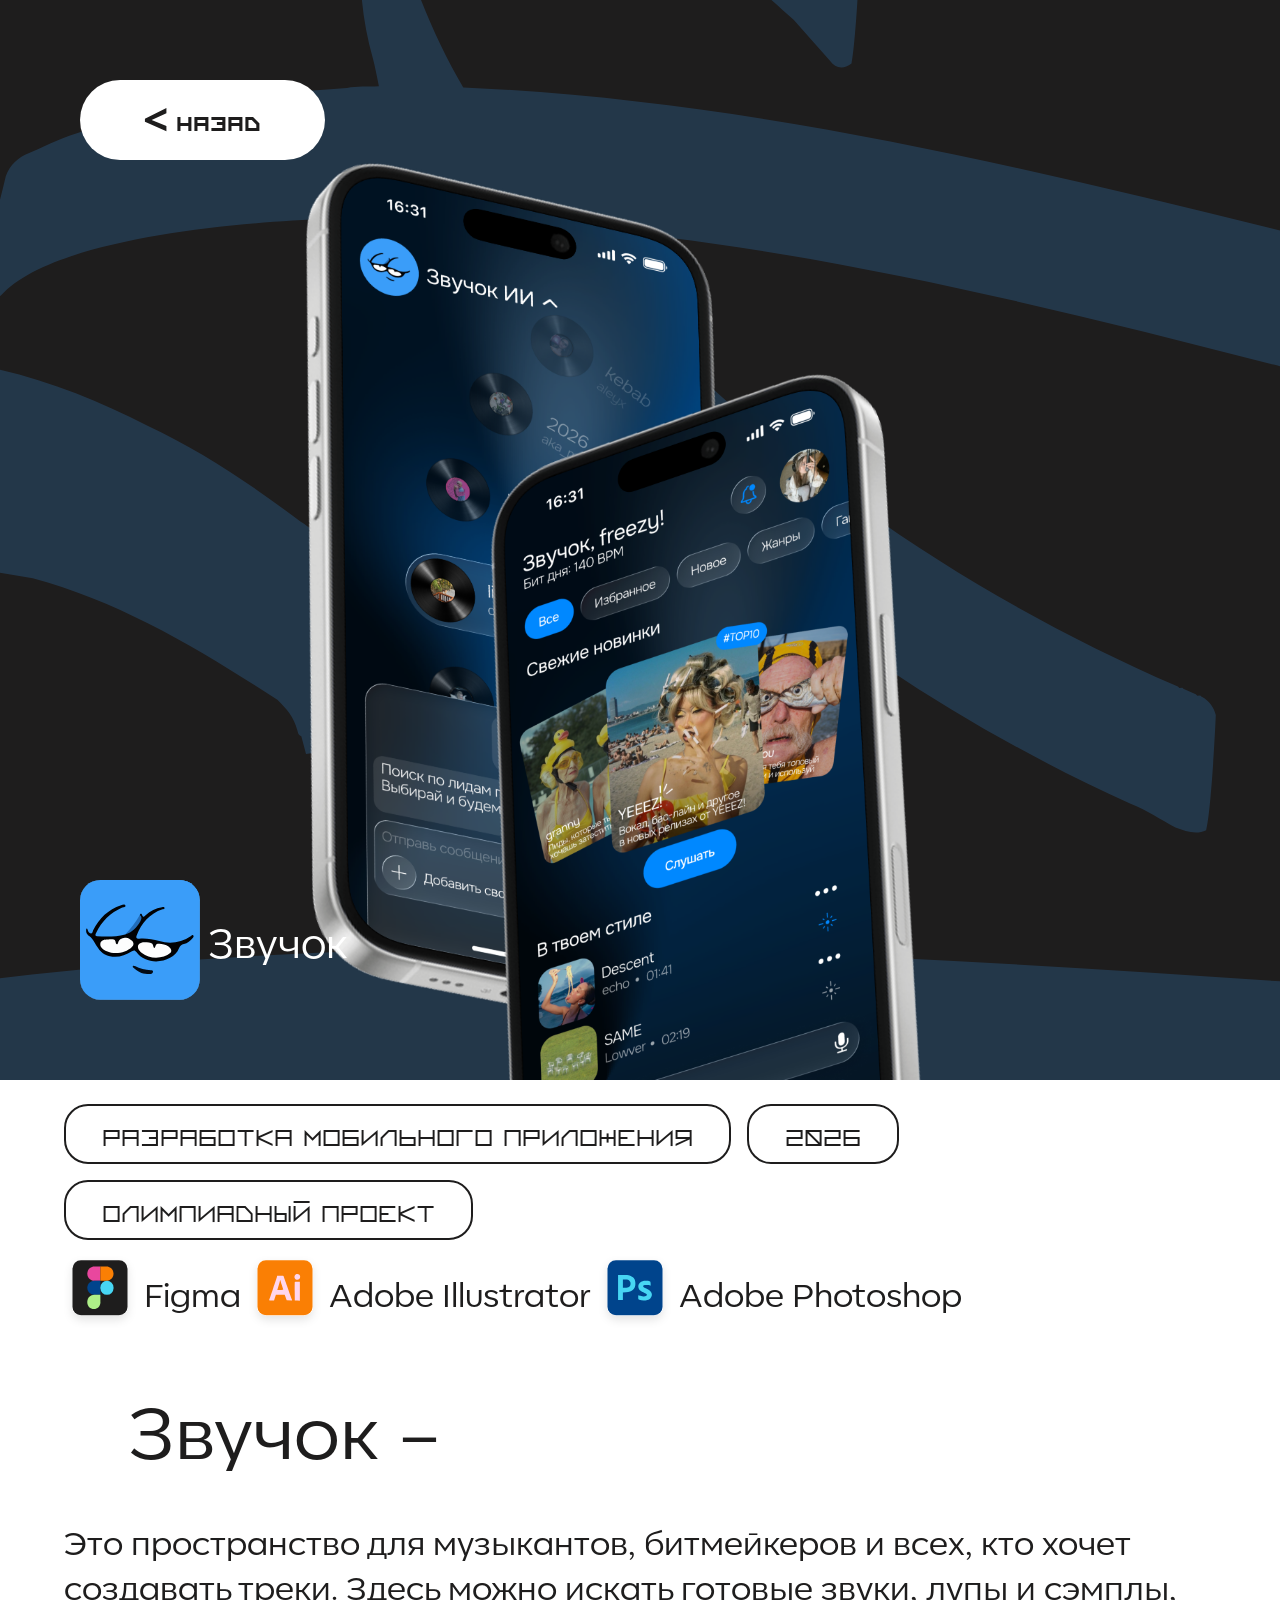
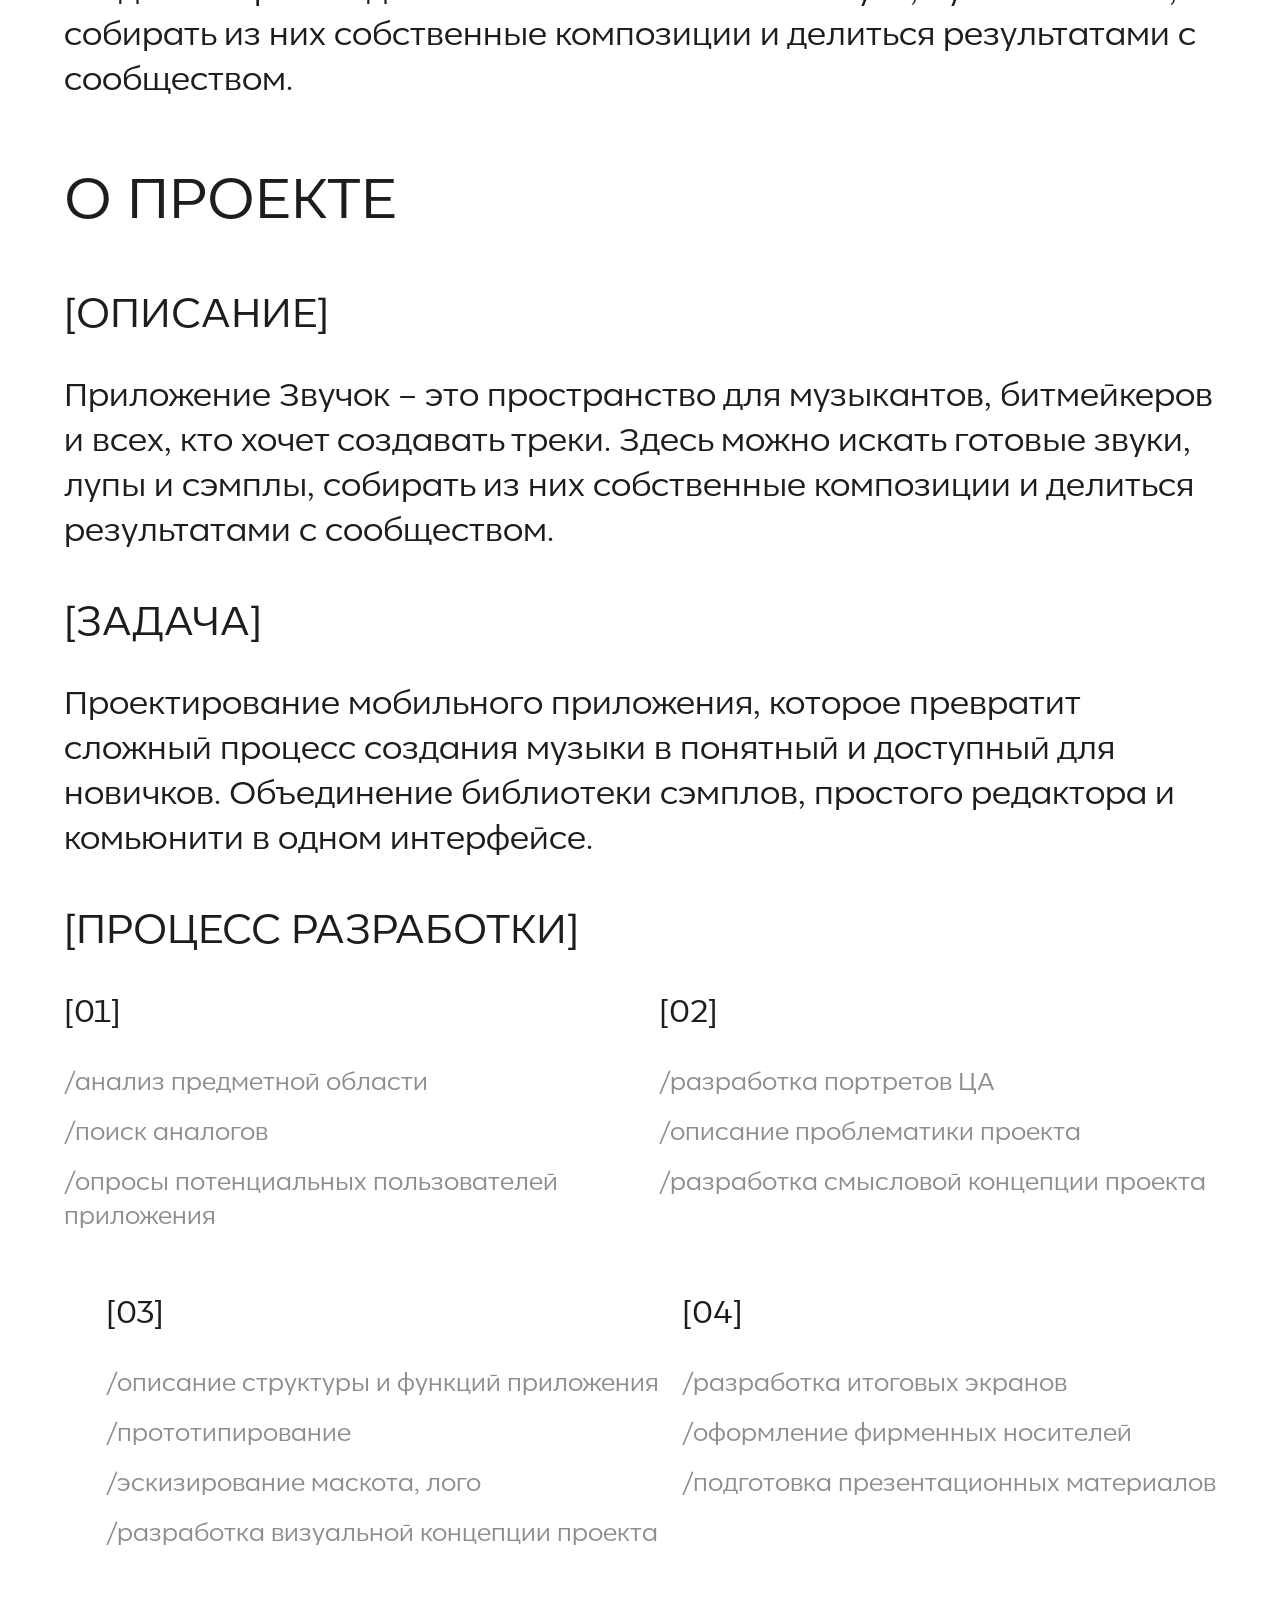
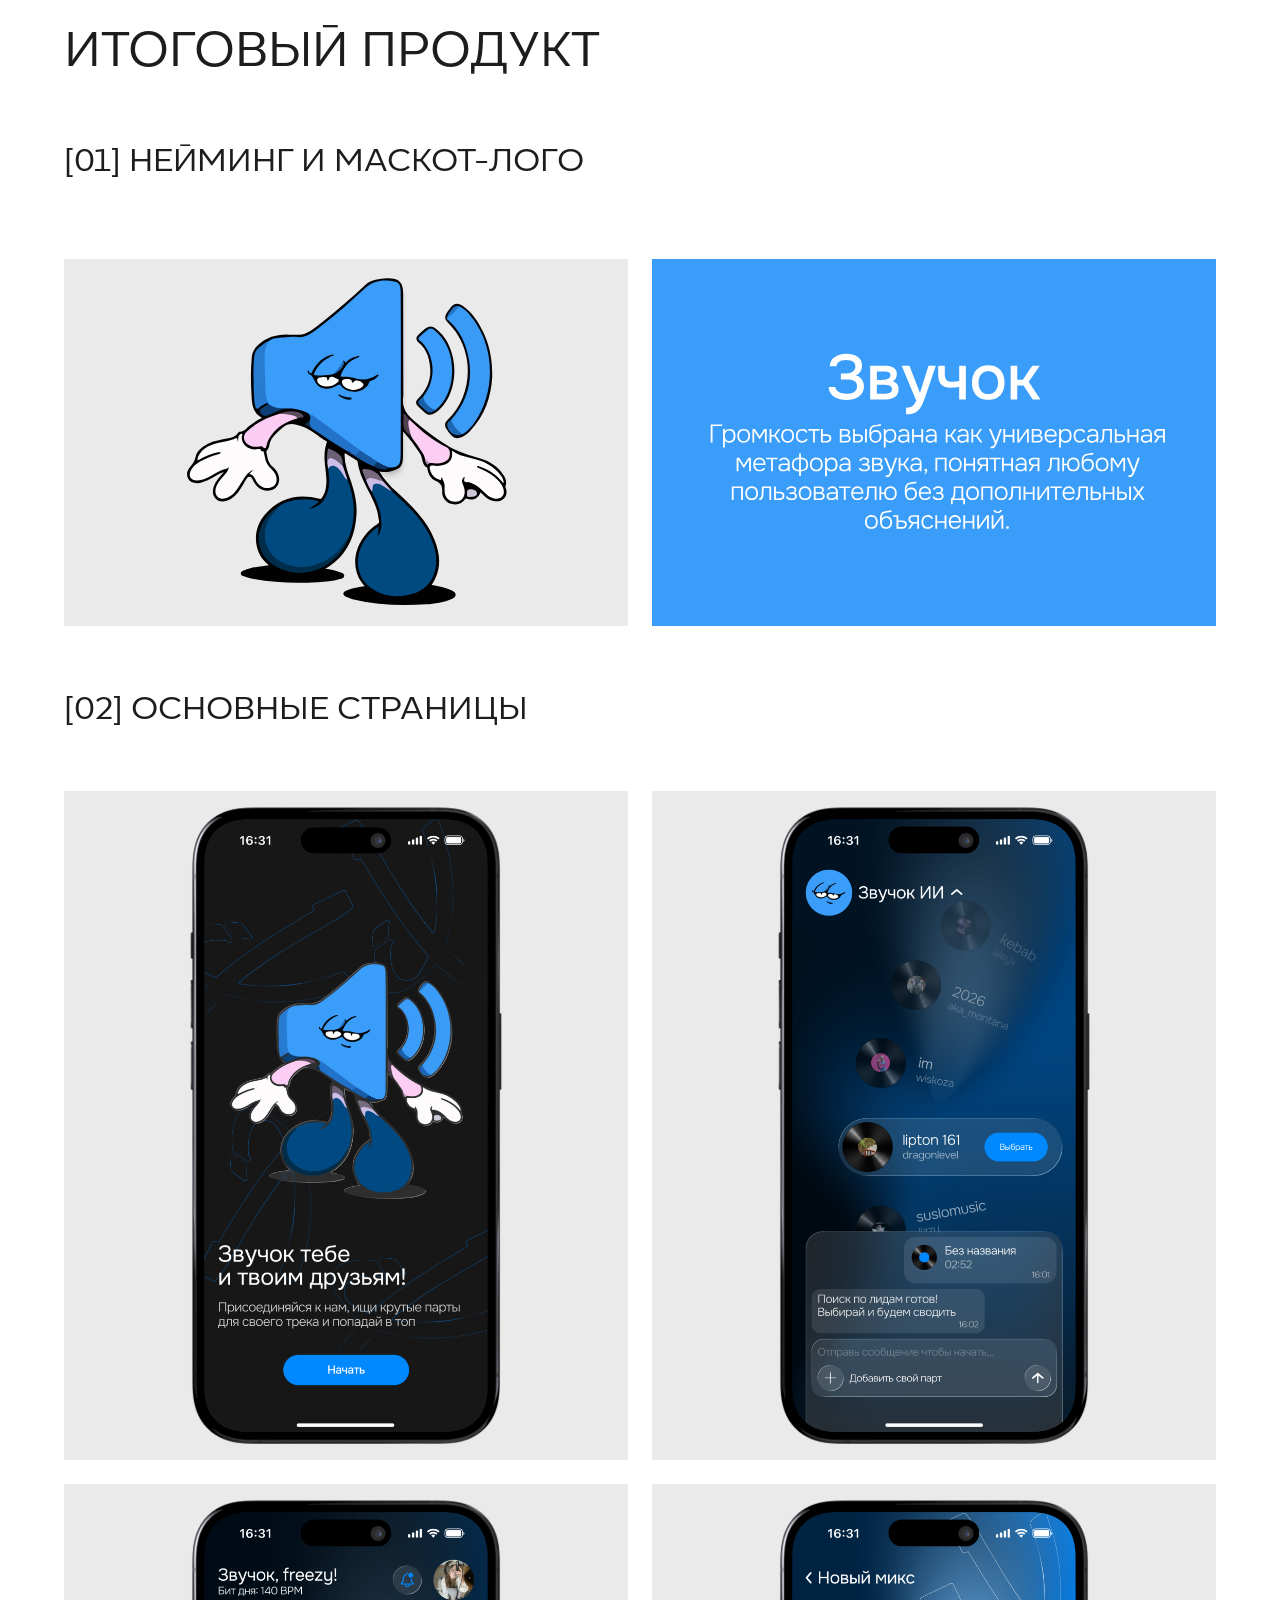
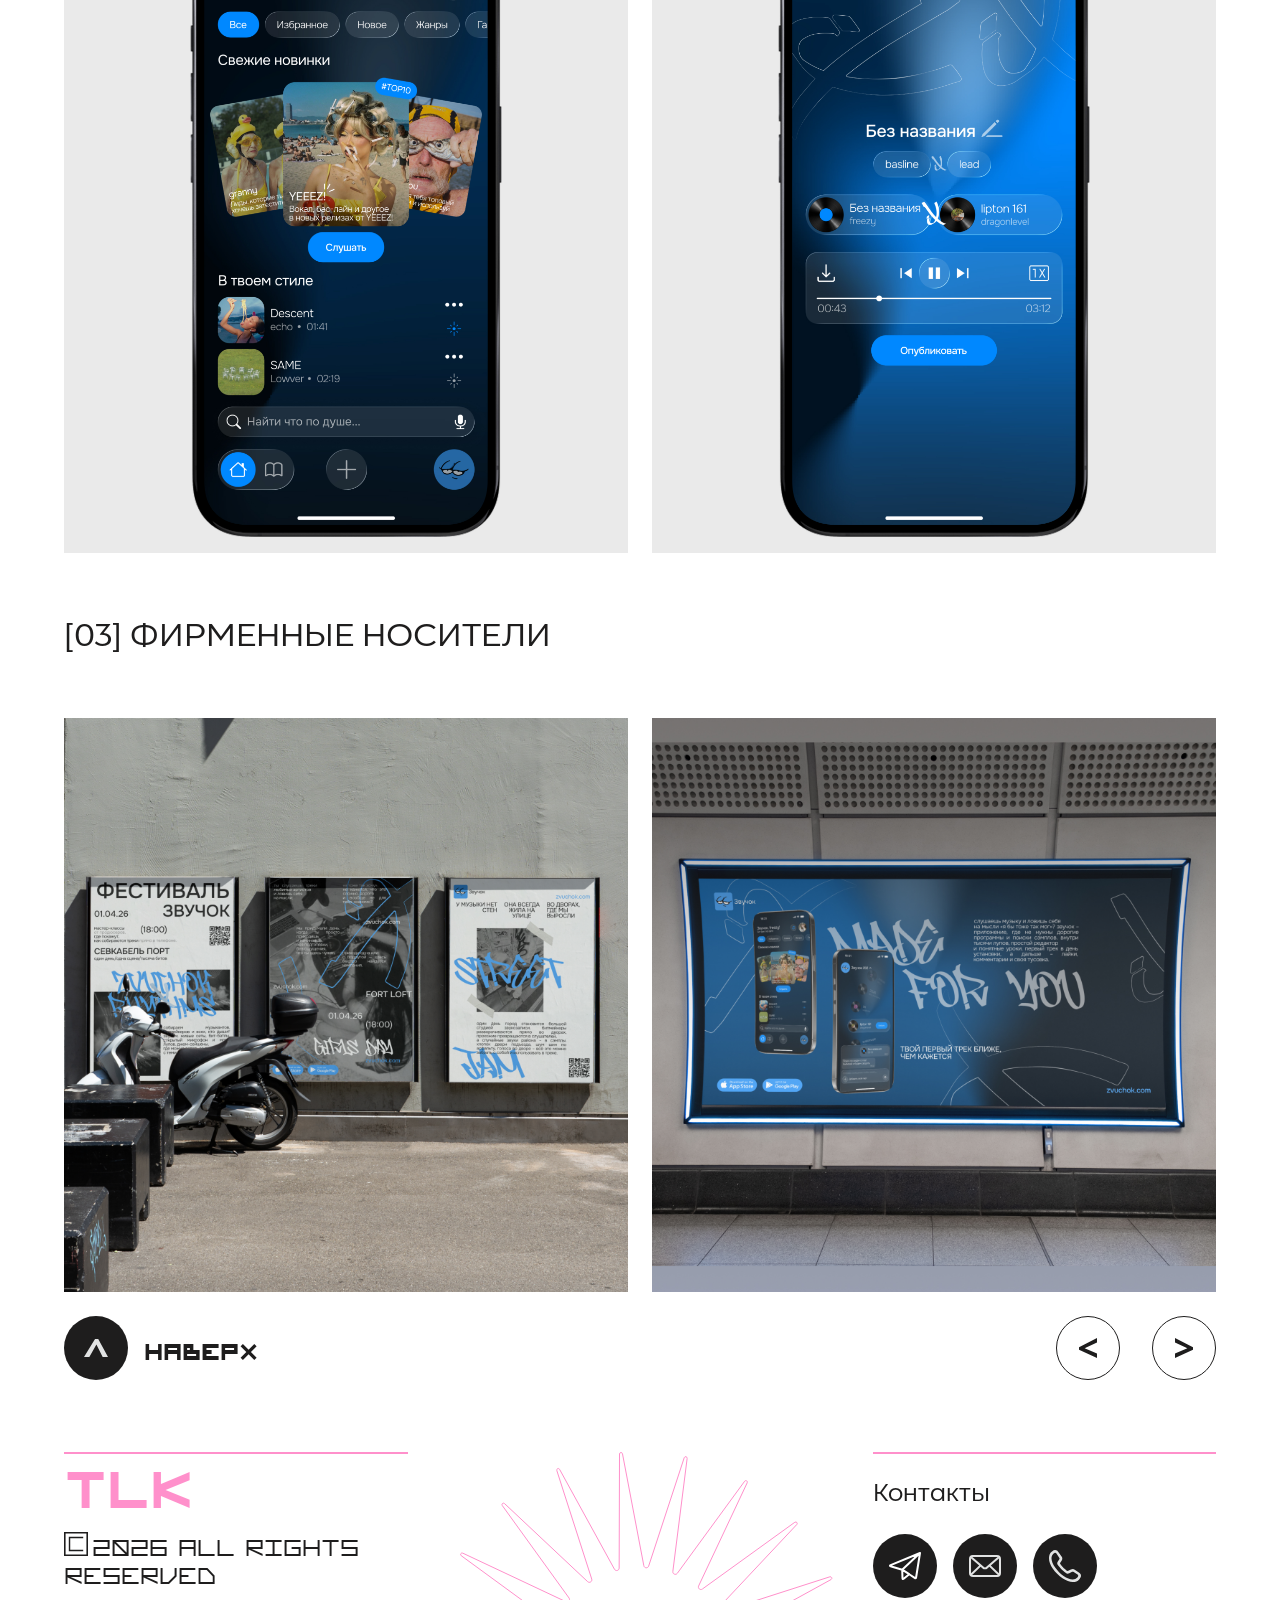
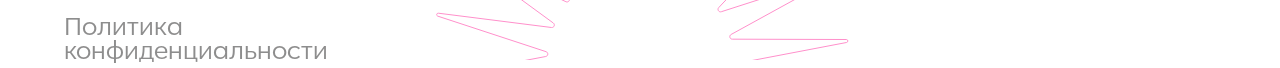
<file: project1.html>
<!DOCTYPE html>
<html lang="ru">
    <head> 
        <meta charset="UTF-8"> 
        <meta name="viewport" content="width=device-width, initial-scale=1.0"> 
        <title>Projects</title> <link rel="stylesheet" href="style1.css"> 
    </head> 
    <body>
        <div class="hero" id="hero">
            <div class="backx">
                <img src="./images/x1.svg">
                <img src="./images/x2.svg">
            </div>
            <a href="index.html" class="btn">
                <img src="./images/back.svg" alt="Back">
                <span>Назад</span>
            </a>
            <div class="twoimages">
                <img src="./images/zvph.png">
                <img src="./images/zvph2.png">
            </div>
            <div class="zlogo">
                <img src="./images/logozv.svg">
                <span>Звучок</span>
            </div>
        </div>
        <div class="container">
            <div class="tags">
                <div class="tag">разработка мобильного приложения</div> 
                <div class="tag">2026</div> 
                <div class="tag">Олимпиадный проект</div>                      
            </div>
            <div class="pr">
                <div class="tags2">
                    <div class="tag2"> 
                        <img src="./images/figma.svg" alt="Figma"> 
                        <span>Figma</span> 
                    </div> 
                    <div class="tag2"> 
                        <img src="./images/ai.svg" alt="Figma"> 
                        <span>Adobe Illustrator</span> 
                    </div> 
                    <div class="tag2"> 
                        <img src="./images/ps.svg" alt="Figma"> 
                        <span>Adobe Photoshop</span> 
                </div>
            </div>                      
        </div>
        <div class="myproject">
            <h1>Звучок –</h1>
        </div>
        <div class="myproject1">
            <a>Это пространство для музыкантов, битмейкеров и всех, кто хочет создавать треки. Здесь можно искать готовые звуки, лупы и сэмплы, собирать из них собственные композиции и делиться результатами 
            с сообществом.</a>
        </div>
        <div class="about">
            <h1>О ПРОЕКТЕ</h1>
            <h2>[ОПИСАНИЕ]</h2>
            <a>Приложение Звучок – это пространство для музыкантов, битмейкеров и всех, кто хочет создавать треки. Здесь можно искать готовые звуки, лупы и сэмплы, собирать из них собственные композиции и делиться результатами с сообществом.</a>
            <h2>[ЗАДАЧА]</h2>
            <a>Проектирование мобильного приложения, которое превратит сложный процесс создания музыки в понятный и доступный для новичков. Объединение библиотеки сэмплов, простого редактора и комьюнити в одном интерфейсе.</a>
            <h2>[ПРОЦЕСС РАЗРАБОТКИ]</h2>
            <div class="process">
                <div class="proc1">
                    <h3>[01]</h3>
                    <div class="aa"> 
                        <h4>/анализ предметной области</h4>
                        <h4>/поиск аналогов</h4>
                        <h4>/опросы потенциальных пользователей приложения</h4>
                    </div>
                </div>
                <div class="proc2">
                    <h3>[02]</h3>
                    <div class="aa"> 
                        <h4>/разработка портретов ЦА</h4>
                        <h4>/описание проблематики проекта</h4>
                        <h4>/разработка смысловой концепции проекта</h4>
                    </div>
                </div>
            </div>
        </div>
        <div class="process1">
            <div class="proc1">
                <h3>[03]</h3>
                <div class="aa"> 
                    <h4>/описание структуры 
                        и функций приложения</h4>
                    <h4>/прототипирование</h4>
                    <h4>/эскизирование маскота, лого</h4>
                    <h4>/разработка визуальной концепции проекта</h4>
                </div>
            </div>
            <div class="proc2">
                <h3>[04]</h3>
                <div class="aa"> 
                    <h4>/разработка итоговых экранов</h4>
                    <h4>/оформление фирменных носителей</h4>
                    <h4>/подготовка презентационных материалов</h4>
                </div>
            </div>
        </div>
        <div class="real">
            <h1>ИТОГОВЫЙ ПРОДУКТ</h1>
            <h2>[01] НЕЙМИНГ И МАСКОТ-ЛОГО</h2>
            <div class="real1">
                <img src="./images/real1zv.svg">
                <img src="./images/real1zv1.svg">
            </div>
            <h2>[02] ОСНОВНЫЕ СТРАНИЦЫ</h2>
            <div class="real2">
                <img src="./images/scrzv1.jpg">
                <img src="./images/scrzv2.jpg">
            </div>
            <div class="real2">
                <img src="./images/scrzv3.jpg">
                <img src="./images/scrzv4.jpg">
            </div>
            <h2>[03] ФИРМЕННЫЕ НОСИТЕЛИ</h2>
            <div class="real2">
                <img src="./images/nos1zv.jpg">
                <img src="./images/nos2zv.jpg">
            </div>
        </div>
        <div class="down">
            <div class="goup">
                <a href="#hero" class="goup-btn">
                    <div class="goup-icon">
                        <img src="./images/upic.svg" alt="Up">
                    </div>
                    <span>НАВЕРХ</span>
                </a>
            </div>
            <div class="gosides">
                <div class="gosides-icon inactive">
                    <img src="./images/bc.svg" alt="Back">
                </div>
                <!-- Вторая кнопка – активная ссылка -->
                <a href="project2.html" class="gosides-icon">
                    <img src="./images/nt.svg" alt="Next">
                </a>
            </div>
        </div>
        <div class="footer">
            <div class="footerline">
                <div class="line1">
                    <div class="linepink"></div>
                    <span>TLK</span>
                    <div class="sign">
                        <img src="./images/sign.svg" alt="Sign">
                        <a>2026 all rights reserved</a>
                    </div>
                    <h1>Политика конфиденциальности</h1>
                </div>
                <div class="line2">
                    <img src="./images/pinkstft.svg" alt="Sign">
                </div>
                <div class="line3">
                    <div class="linepink2"></div>
                    <span>Контакты</span>
                    <div class="footer-icons">
                        <a href="#" class="footer-icon">
                            <img src="./images/telegram.svg" alt="Telegram">
                        </a>
                        <a href="#" class="footer-icon">
                            <img src="./images/email.svg" alt="Email">
                        </a>
                        <a href="#" class="footer-icon">
                            <img src="./images/phone.svg" alt="Phone">
                        </a>
                    </div>
                    
                </div>
            </div>
        </div>
    </body> 
</html>
</file>
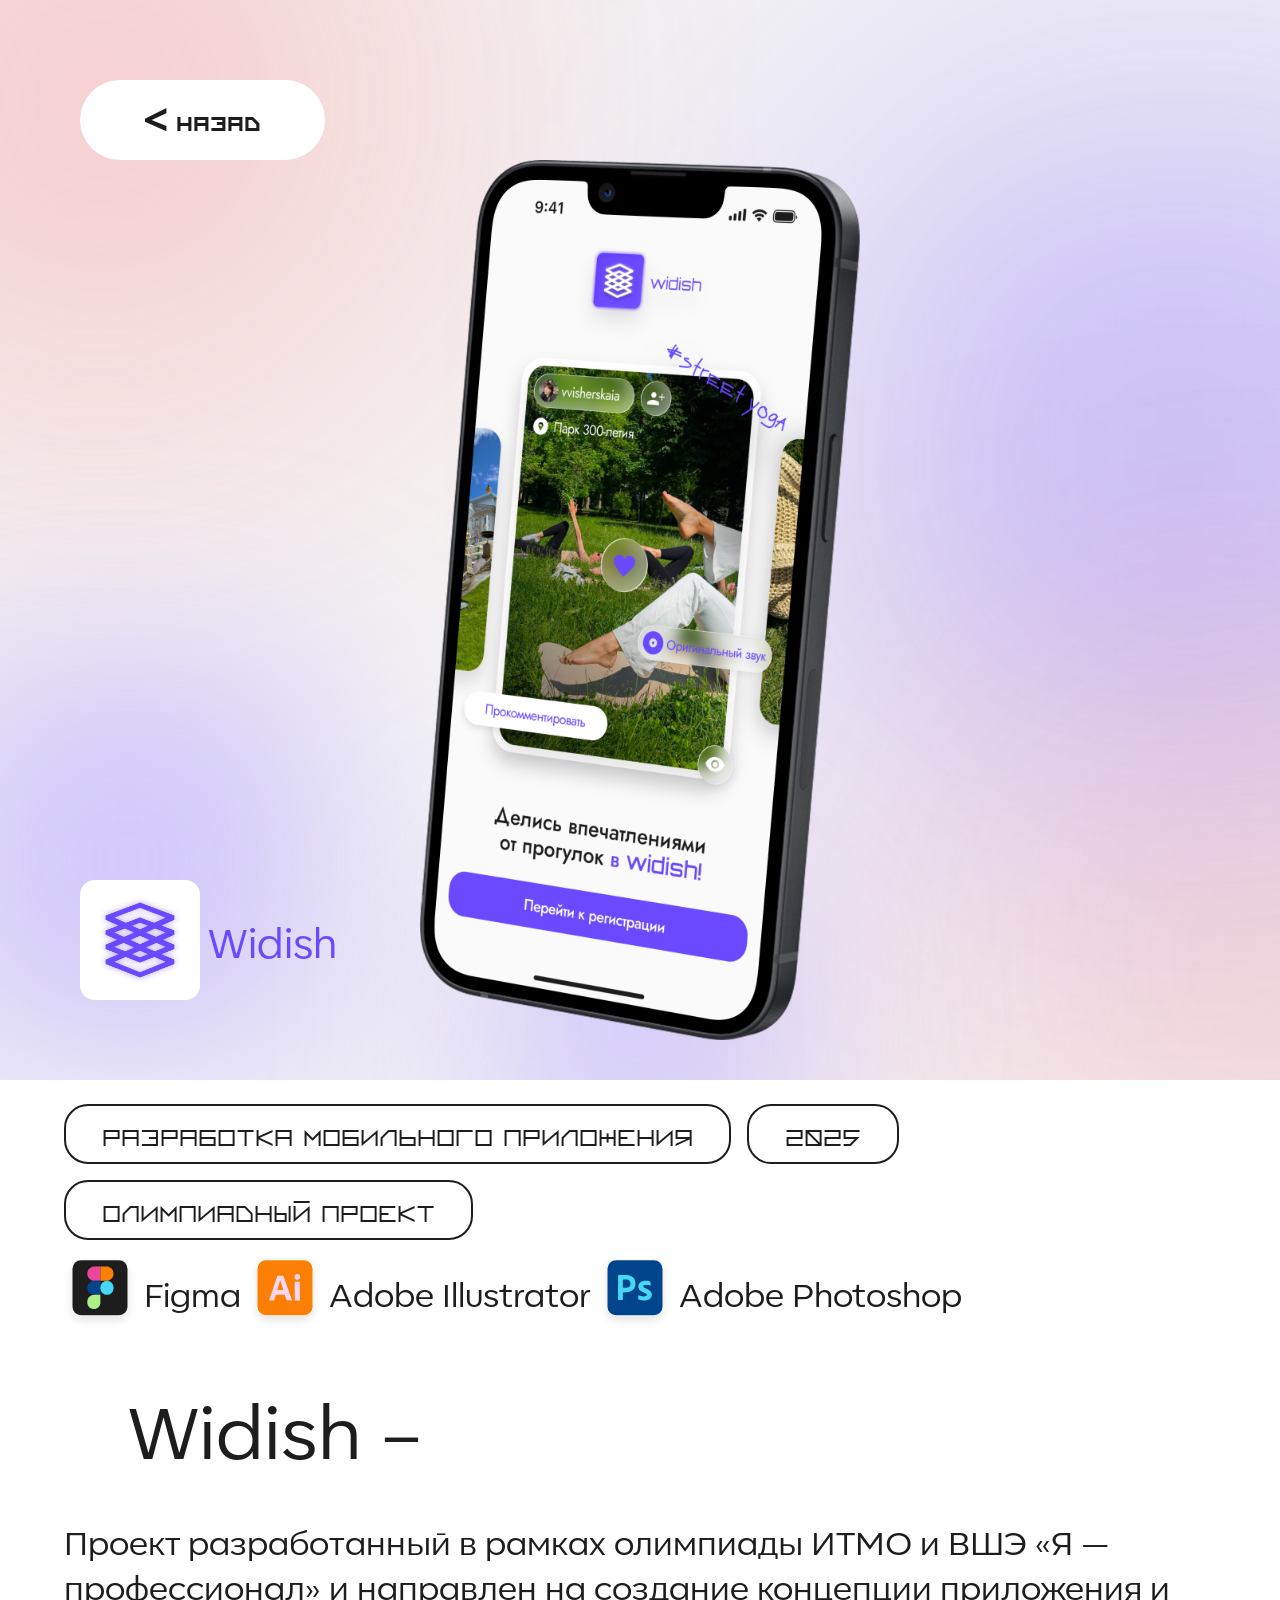
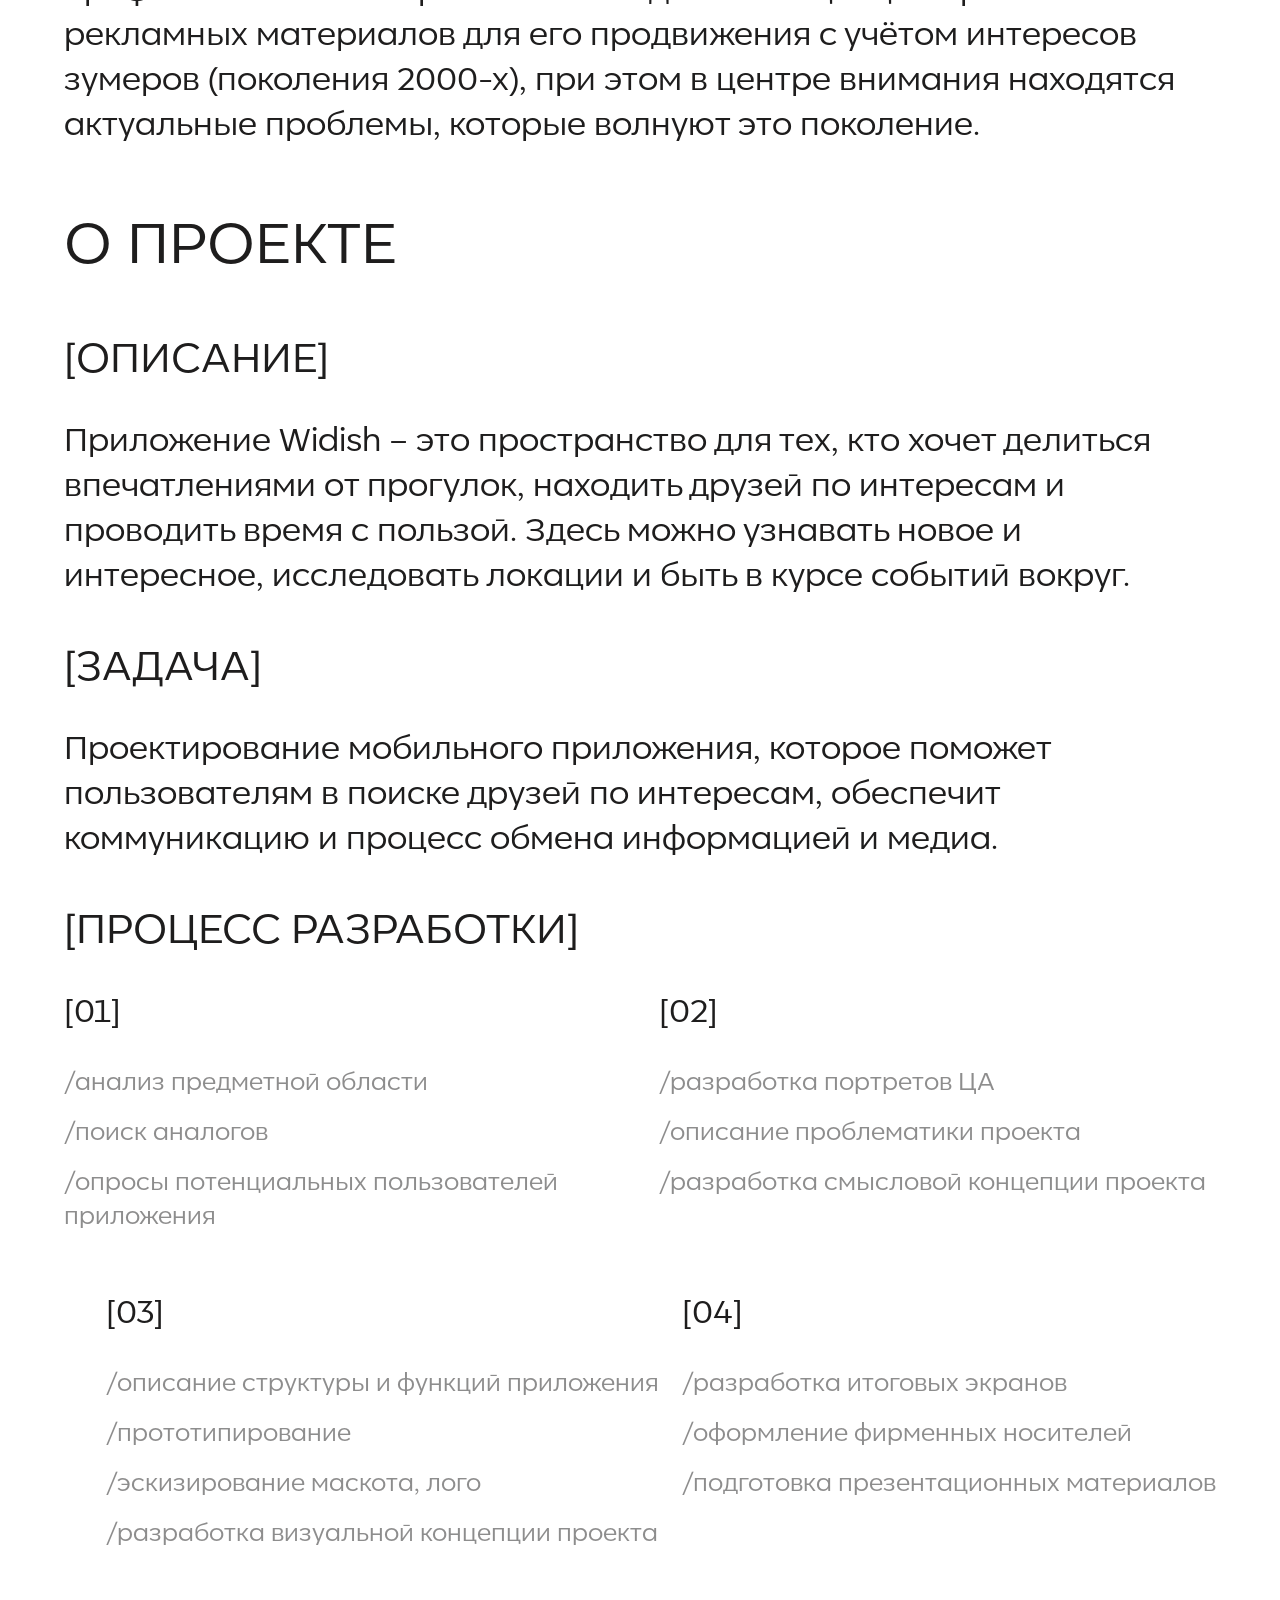
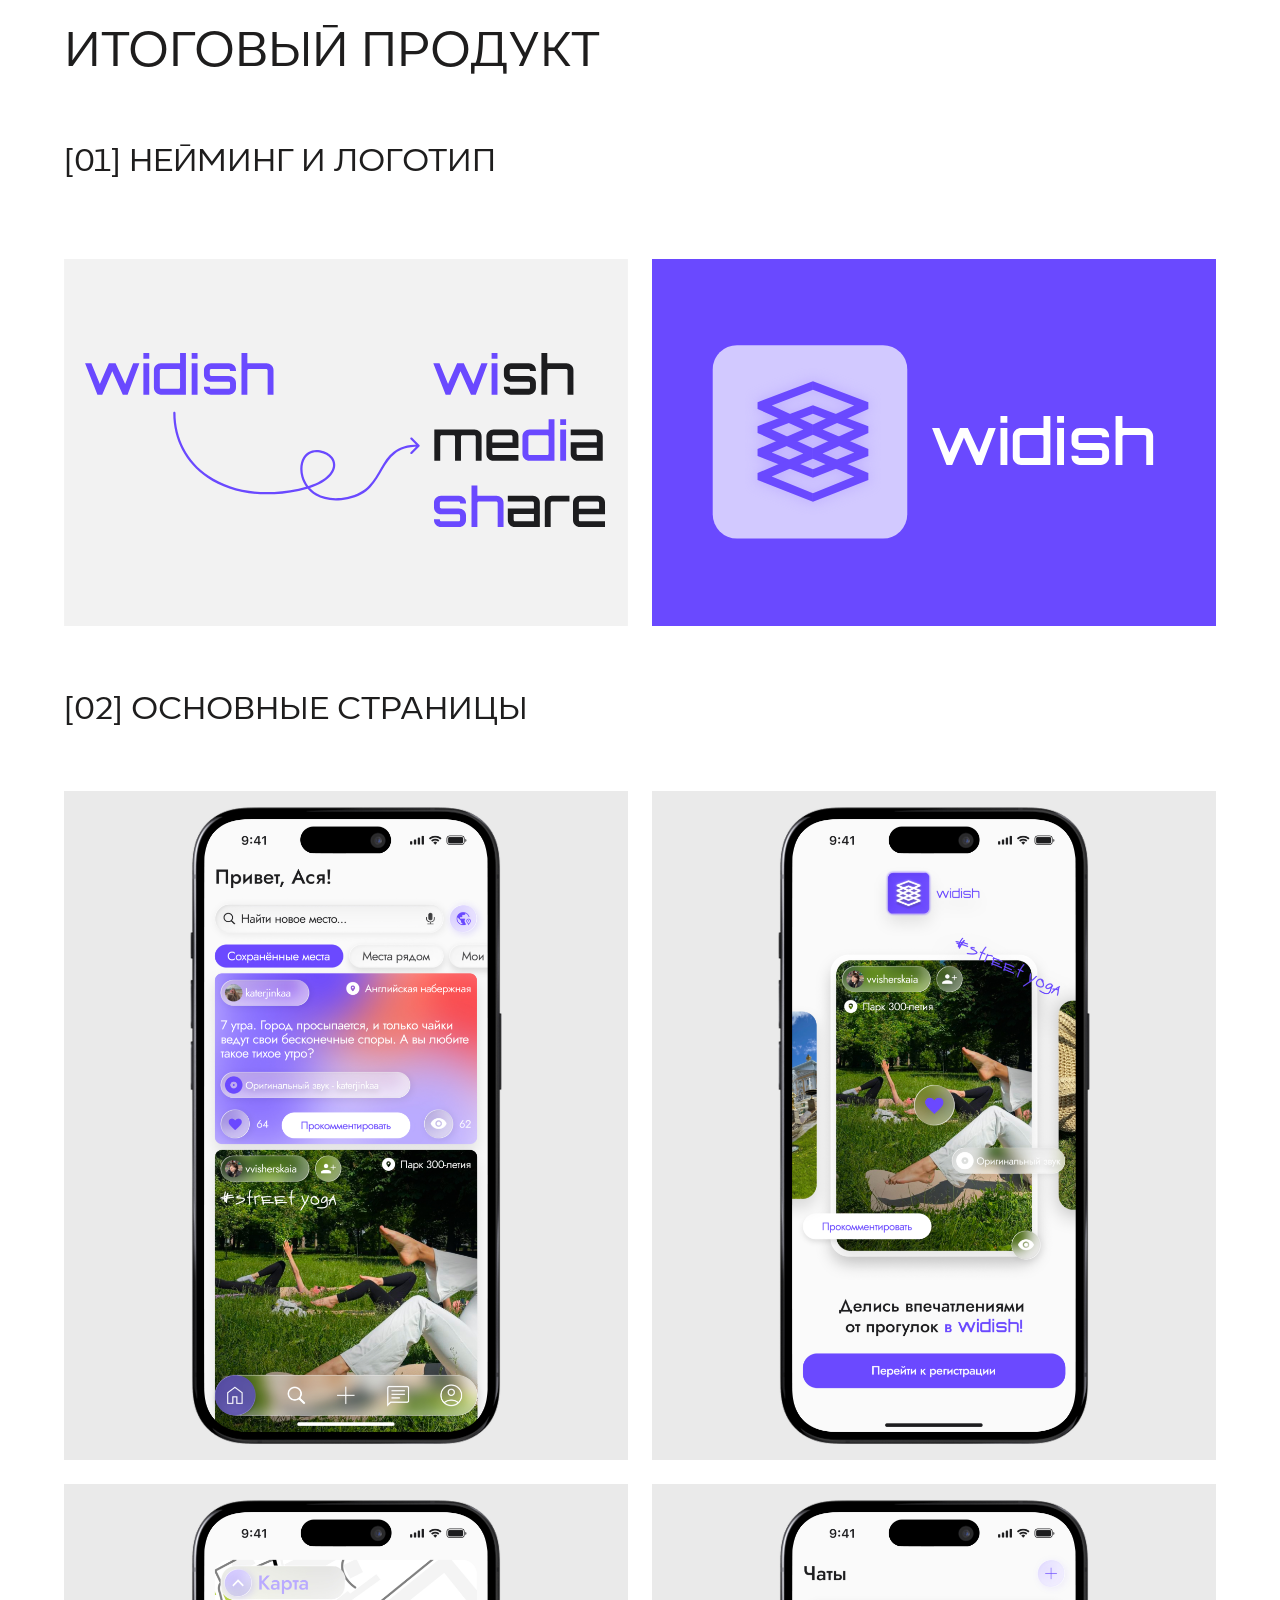
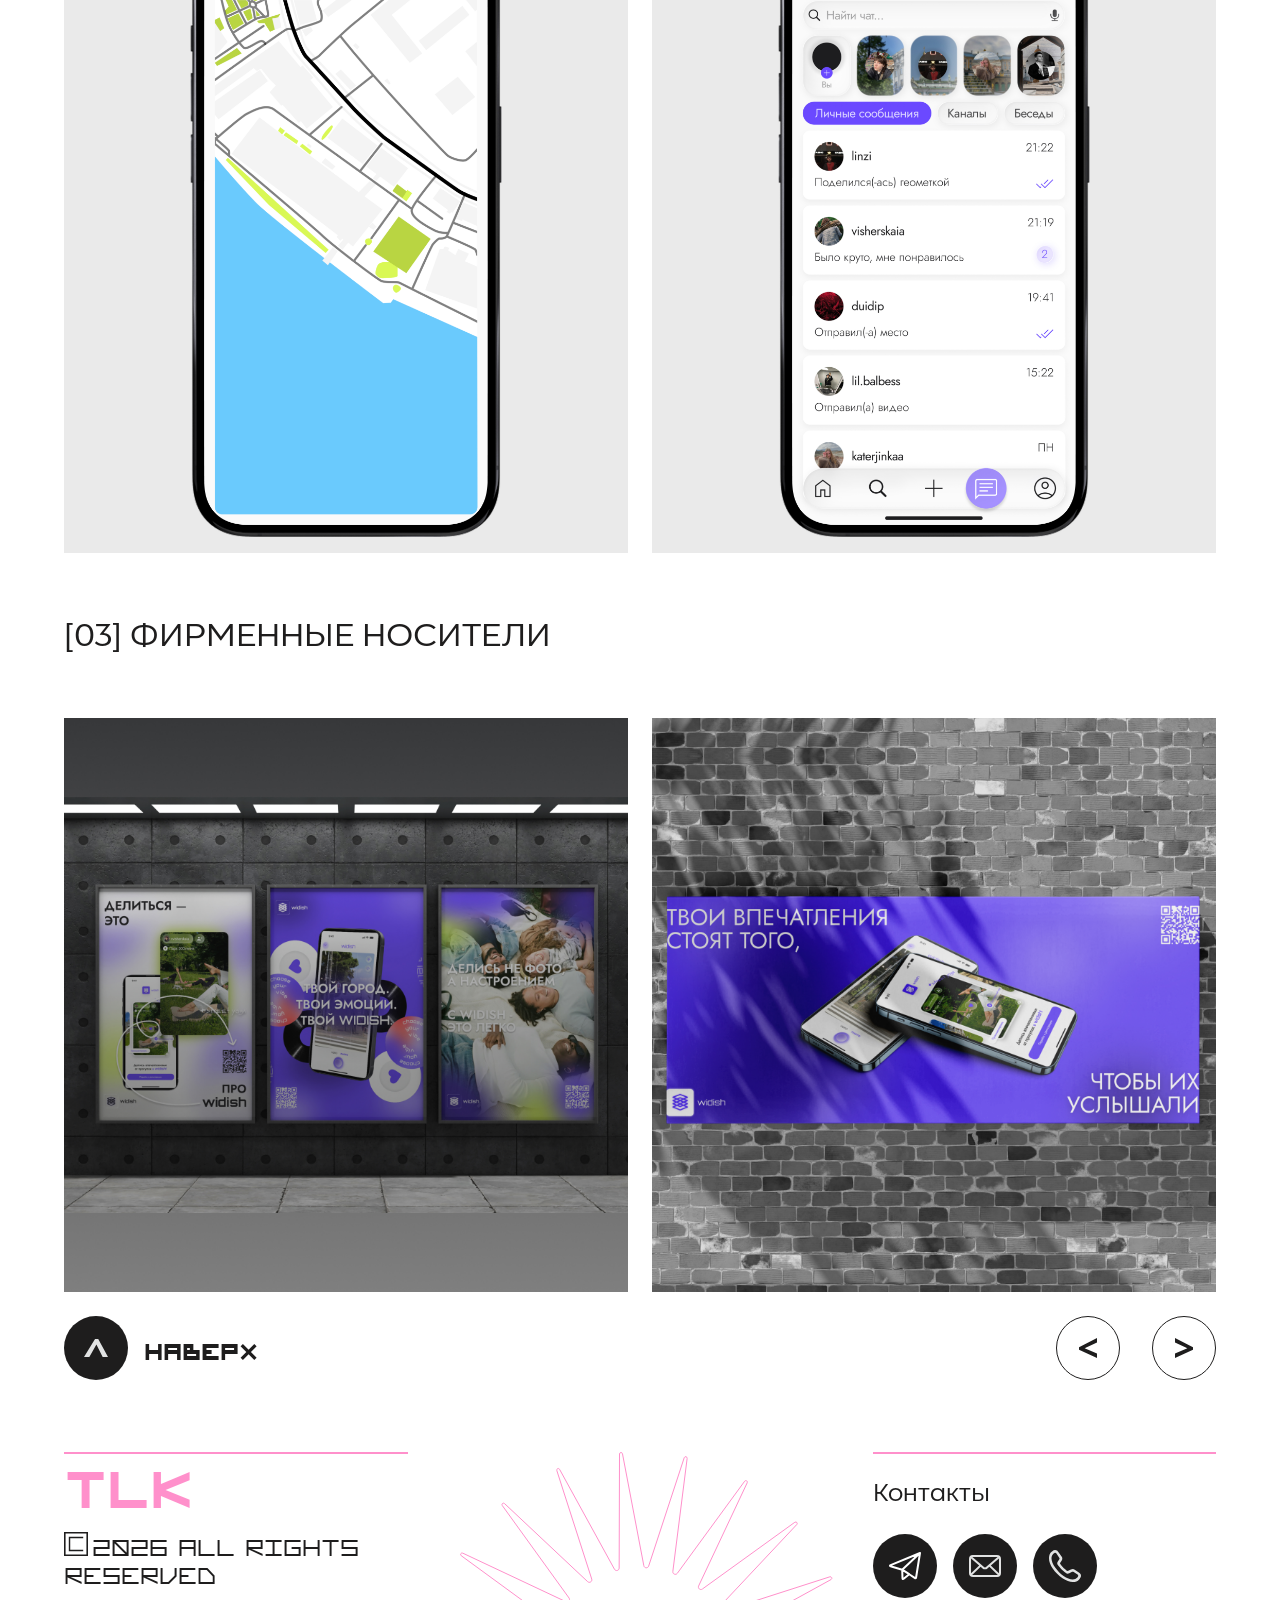
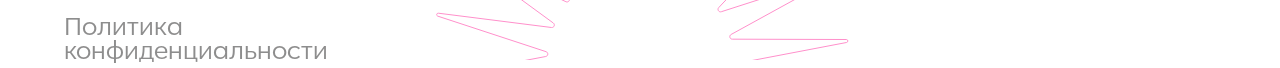
<file: project2.html>
<!DOCTYPE html>
<html lang="ru">
    <head> 
        <meta charset="UTF-8"> 
        <meta name="viewport" content="width=device-width, initial-scale=1.0"> 
        <title>Projects</title> <link rel="stylesheet" href="style2.css"> 
    </head> 
    <body>
        <div class="hero" id="hero">
            <div class="circle circle1"></div>
            <div class="circle circle2"></div>
            <div class="circle circle3"></div>
            <div class="circle circle4"></div>
            <div class="circle circle5"></div>
            <a href="index.html" class="btn">
                <img src="./images/back.svg" alt="Back">
                <span>Назад</span>
            </a>
            <div class="oneimage">
                <img src="./images/widobl.png">
            </div>
            <div class="zlogo">
                <img src="./images/widlog.png">
                <span>Widish</span>
            </div>
        </div>
        <div class="container">
            <div class="tags">
                <div class="tag">разработка мобильного приложения</div> 
                <div class="tag">2025</div> 
                <div class="tag">Олимпиадный проект</div>                      
            </div>
            <div class="pr">
                <div class="tags2">
                    <div class="tag2"> 
                        <img src="./images/figma.svg" alt="Figma"> 
                        <span>Figma</span> 
                    </div> 
                    <div class="tag2"> 
                        <img src="./images/ai.svg" alt="Figma"> 
                        <span>Adobe Illustrator</span> 
                    </div> 
                    <div class="tag2"> 
                        <img src="./images/ps.svg" alt="Figma"> 
                        <span>Adobe Photoshop</span> 
                </div>
            </div>                      
        </div>
        <div class="myproject">
            <h1>Widish –</h1>
        </div>
        <div class="myproject1">
            <a>Проект разработанный в рамках олимпиады ИТМО и ВШЭ «Я — профессионал» и направлен на создание концепции приложения и рекламных материалов для его продвижения с учётом интересов зумеров (поколения 2000-х), при этом в центре внимания находятся актуальные проблемы, которые волнуют это поколение. </a>
        </div>
        <div class="about">
            <h1>О ПРОЕКТЕ</h1>
            <h2>[ОПИСАНИЕ]</h2>
            <a>Приложение Widish – это пространство для тех, кто хочет делиться впечатлениями от прогулок, находить друзей по интересам и проводить время с пользой. Здесь можно узнавать новое и интересное, исследовать локации и быть в курсе событий вокруг.</a>
            <h2>[ЗАДАЧА]</h2>
            <a>Проектирование мобильного приложения, которое поможет пользователям в поиске друзей по интересам, обеспечит коммуникацию и процесс обмена информацией и медиа.</a>
            <h2>[ПРОЦЕСС РАЗРАБОТКИ]</h2>
            <div class="process">
                <div class="proc1">
                    <h3>[01]</h3>
                    <div class="aa"> 
                        <h4>/анализ предметной области</h4>
                        <h4>/поиск аналогов</h4>
                        <h4>/опросы потенциальных пользователей приложения</h4>
                    </div>
                </div>
                <div class="proc2">
                    <h3>[02]</h3>
                    <div class="aa"> 
                        <h4>/разработка портретов ЦА</h4>
                        <h4>/описание проблематики проекта</h4>
                        <h4>/разработка смысловой концепции проекта</h4>
                    </div>
                </div>
            </div>
        </div>
        <div class="process1">
            <div class="proc1">
                <h3>[03]</h3>
                <div class="aa"> 
                    <h4>/описание структуры 
                        и функций приложения</h4>
                    <h4>/прототипирование</h4>
                    <h4>/эскизирование маскота, лого</h4>
                    <h4>/разработка визуальной концепции проекта</h4>
                </div>
            </div>
            <div class="proc2">
                <h3>[04]</h3>
                <div class="aa"> 
                    <h4>/разработка итоговых экранов</h4>
                    <h4>/оформление фирменных носителей</h4>
                    <h4>/подготовка презентационных материалов</h4>
                </div>
            </div>
        </div>
        <div class="real">
            <h1>ИТОГОВЫЙ ПРОДУКТ</h1>
            <h2>[01] НЕЙМИНГ И ЛОГОТИП</h2>
            <div class="real1">
                <img src="./images/wid1.svg">
                <img src="./images/wid2.svg">
            </div>
            <h2>[02] ОСНОВНЫЕ СТРАНИЦЫ</h2>
            <div class="real2">
                <img src="./images/widsc3.jpg">
                <img src="./images/widsc4.jpg">
            </div>
            <div class="real2">
                <img src="./images/widsc5.jpg">
                <img src="./images/widsc6.jpg">
            </div>
            <h2>[03] ФИРМЕННЫЕ НОСИТЕЛИ</h2>
            <div class="real2">
                <img src="./images/plakwid.jpg">
                <img src="./images/banwid.jpg">
            </div>
        </div>
        <div class="down">
            <div class="goup">
                <a href="#hero" class="goup-btn">
                    <div class="goup-icon">
                        <img src="./images/upic.svg" alt="Up">
                    </div>
                    <span>НАВЕРХ</span>
                </a>
            </div>
            <div class="gosides">
                <div class="gosides">
                    <a href="project1.html" class="gosides-icon">
                        <img src="./images/bc.svg" alt="Back">
                    </a>
                    <a href="project3.html" class="gosides-icon">
                        <img src="./images/nt.svg" alt="Next">
                    </a>
                </div>

            </div>
        </div>
        <div class="footer">
            <div class="footerline">
                <div class="line1">
                    <div class="linepink"></div>
                    <span>TLK</span>
                    <div class="sign">
                        <img src="./images/sign.svg" alt="Sign">
                        <a>2026 all rights reserved</a>
                    </div>
                    <h1>Политика конфиденциальности</h1>
                </div>
                <div class="line2">
                    <img src="./images/pinkstft.svg" alt="Sign">
                </div>
                <div class="line3">
                    <div class="linepink2"></div>
                    <span>Контакты</span>
                    <div class="footer-icons">
                        <a href="#" class="footer-icon">
                            <img src="./images/telegram.svg" alt="Telegram">
                        </a>
                        <a href="#" class="footer-icon">
                            <img src="./images/email.svg" alt="Email">
                        </a>
                        <a href="#" class="footer-icon">
                            <img src="./images/phone.svg" alt="Phone">
                        </a>
                    </div>
                    
                </div>
            </div>
        </div>
    </body> 
</html>
</file>
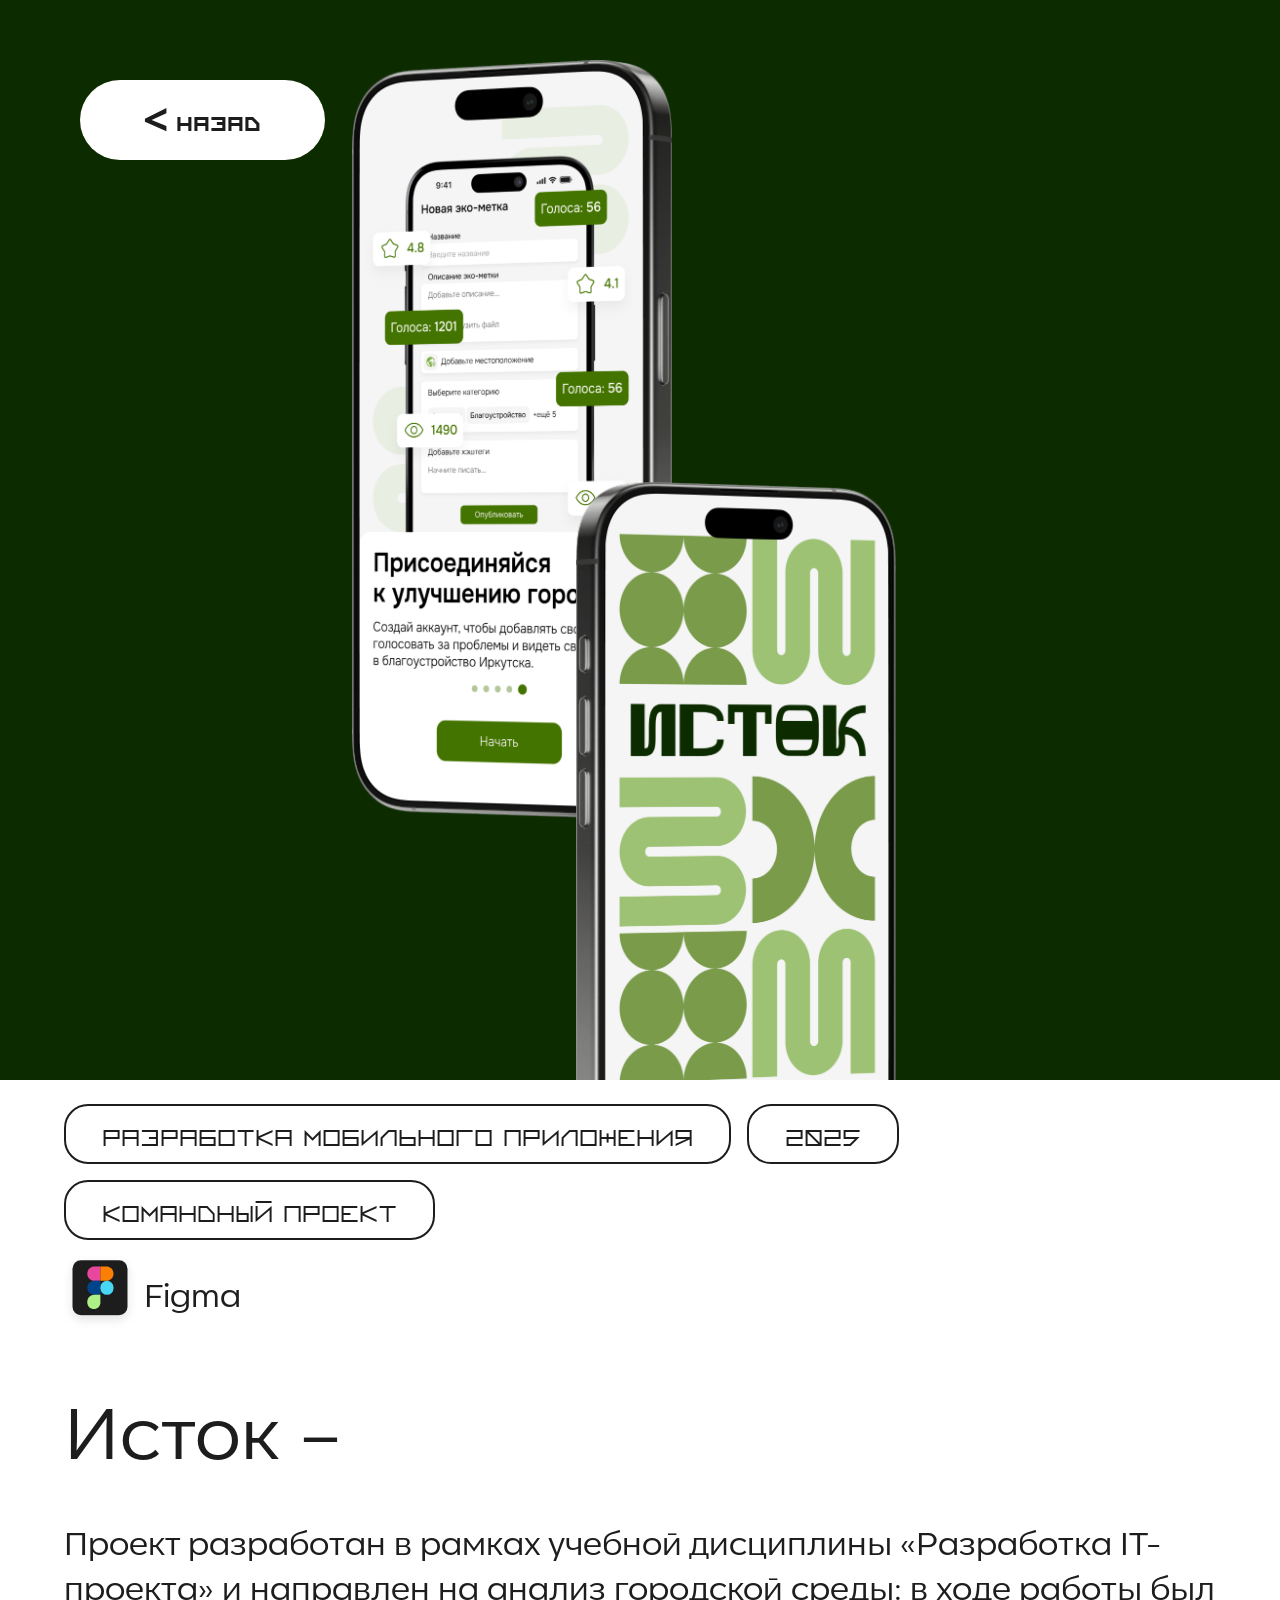
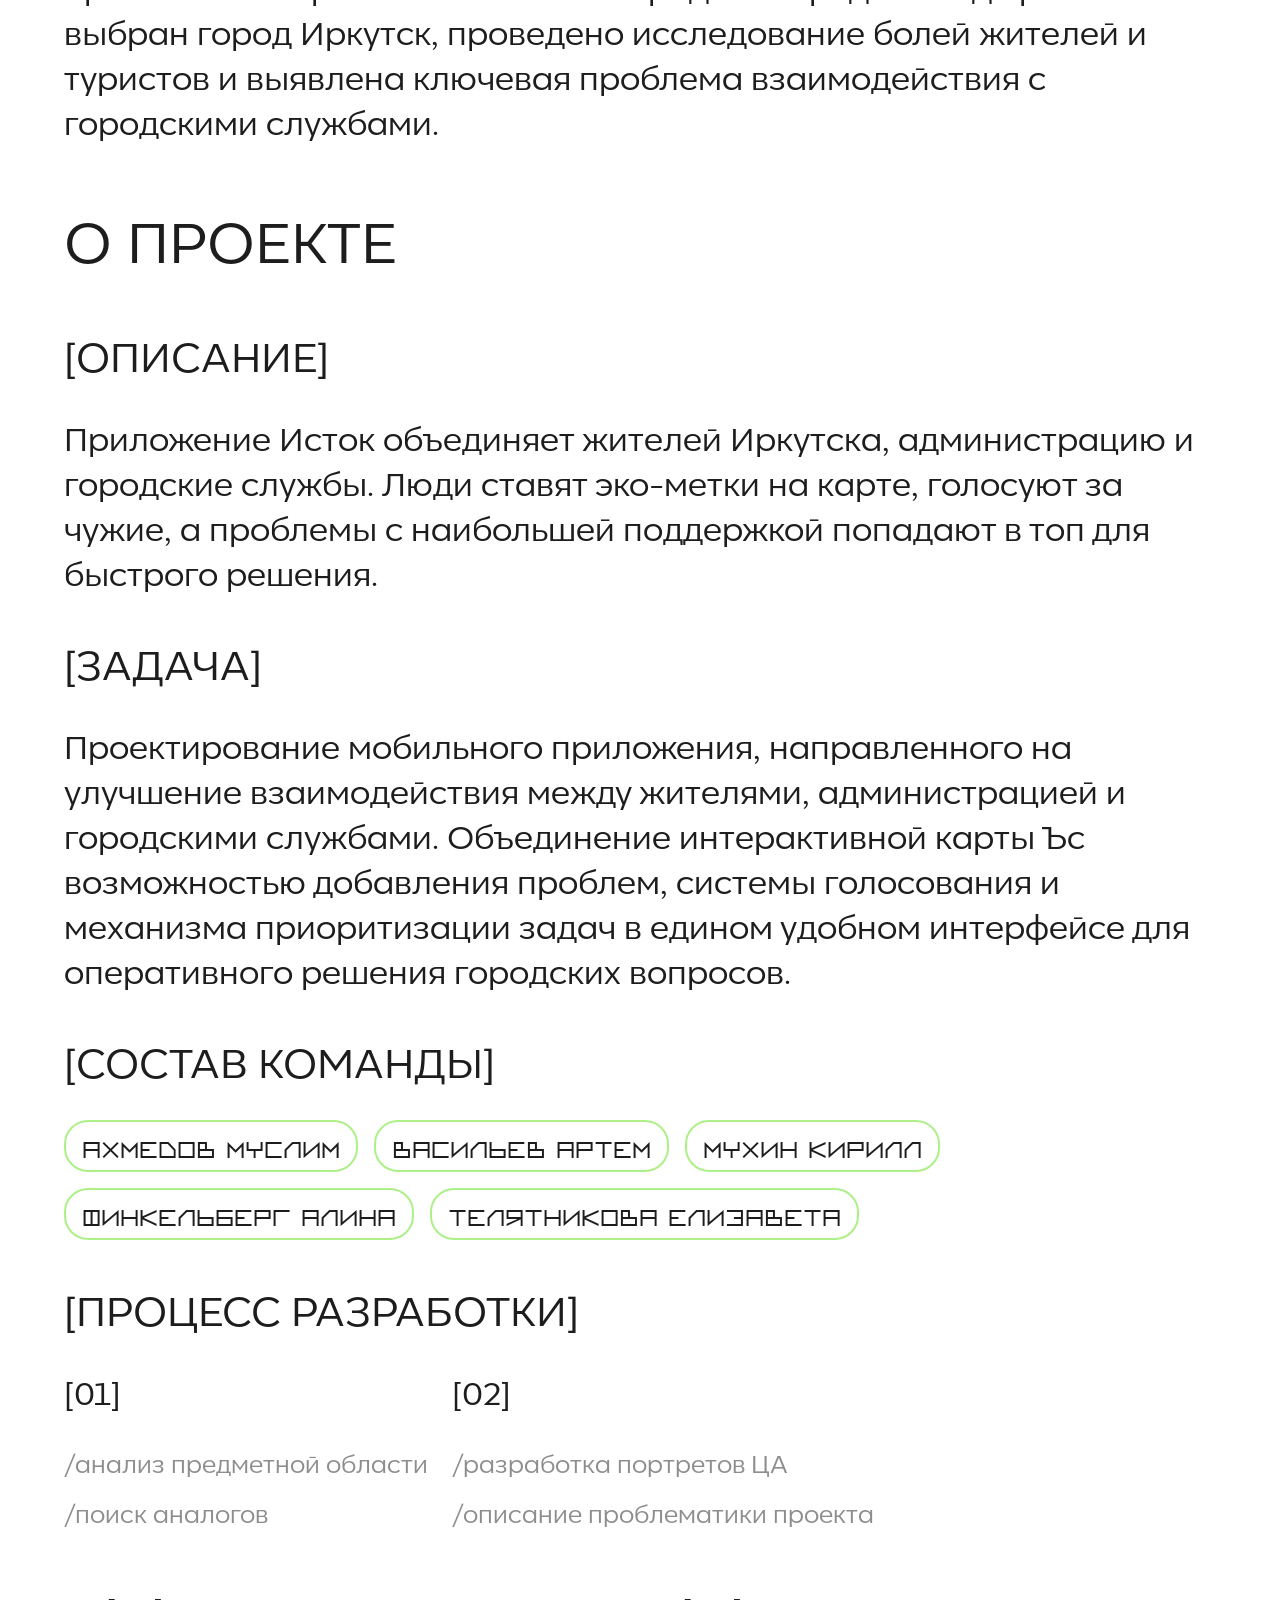
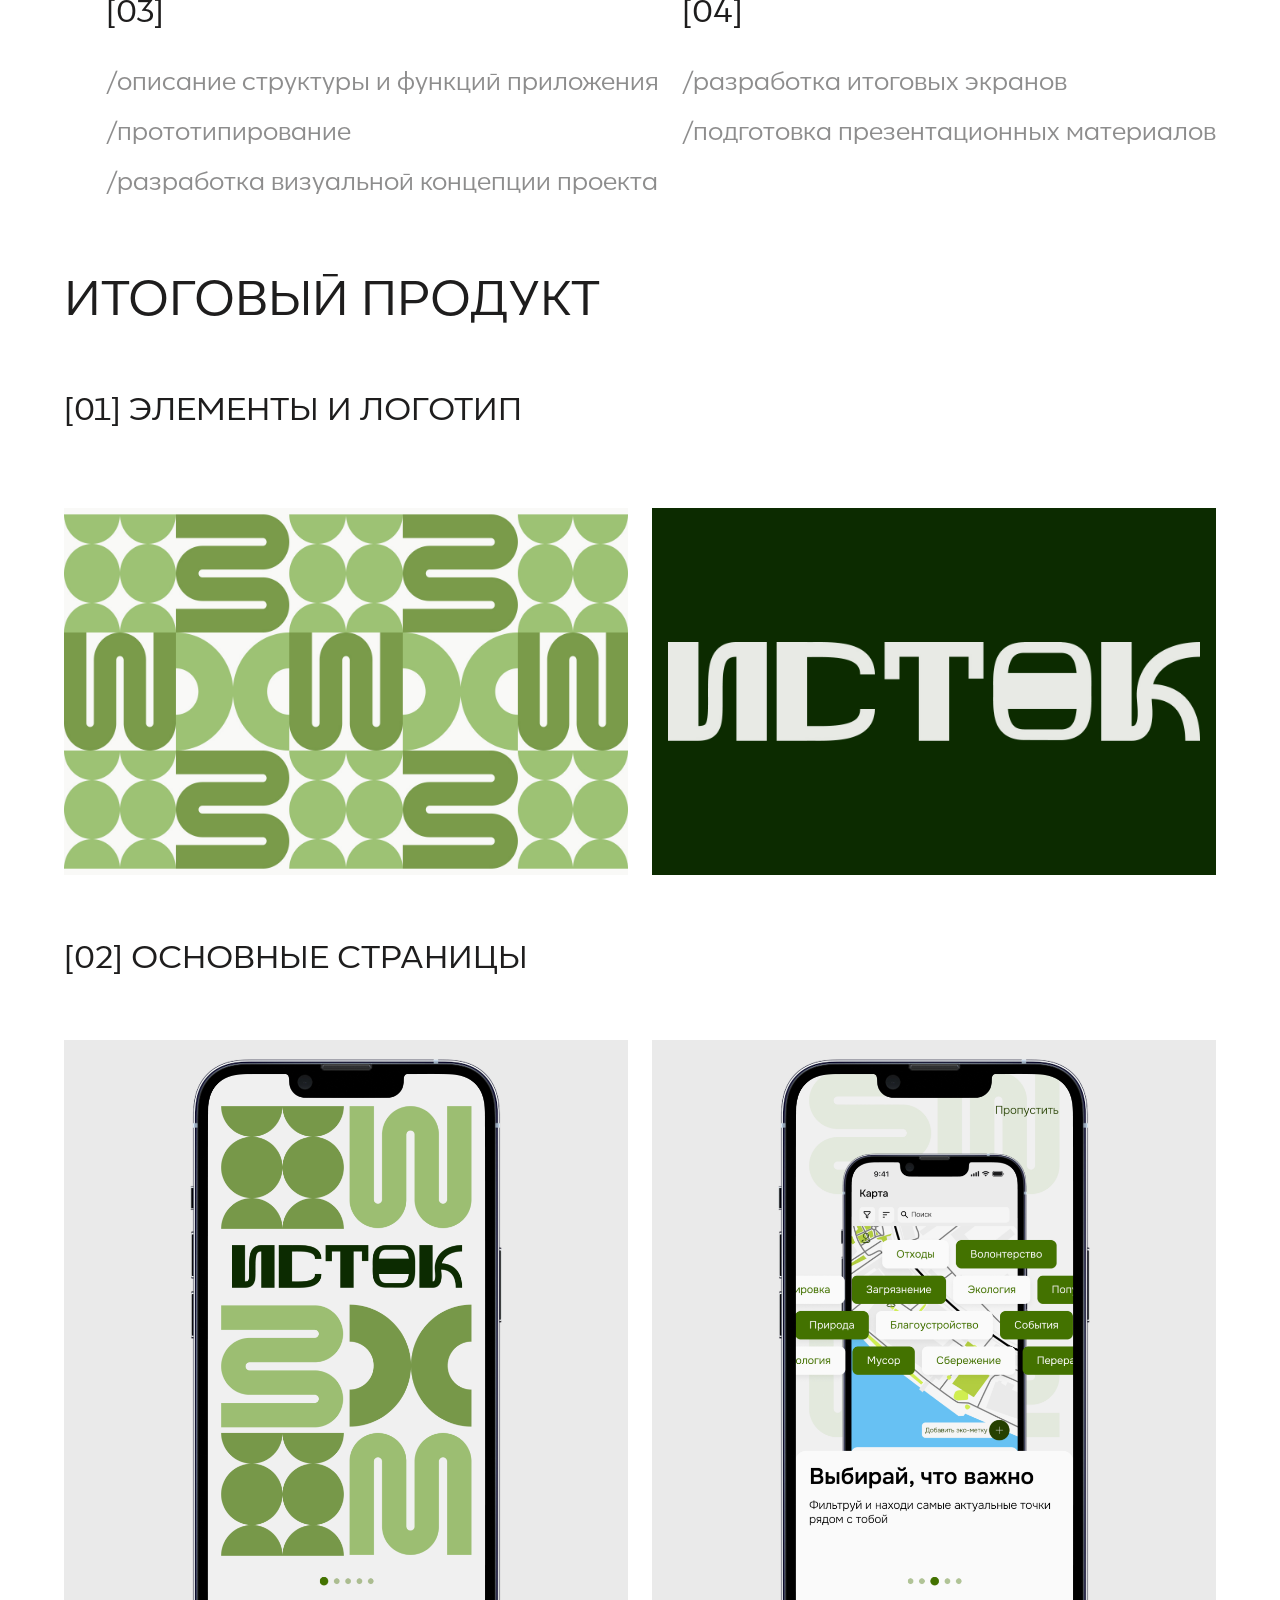
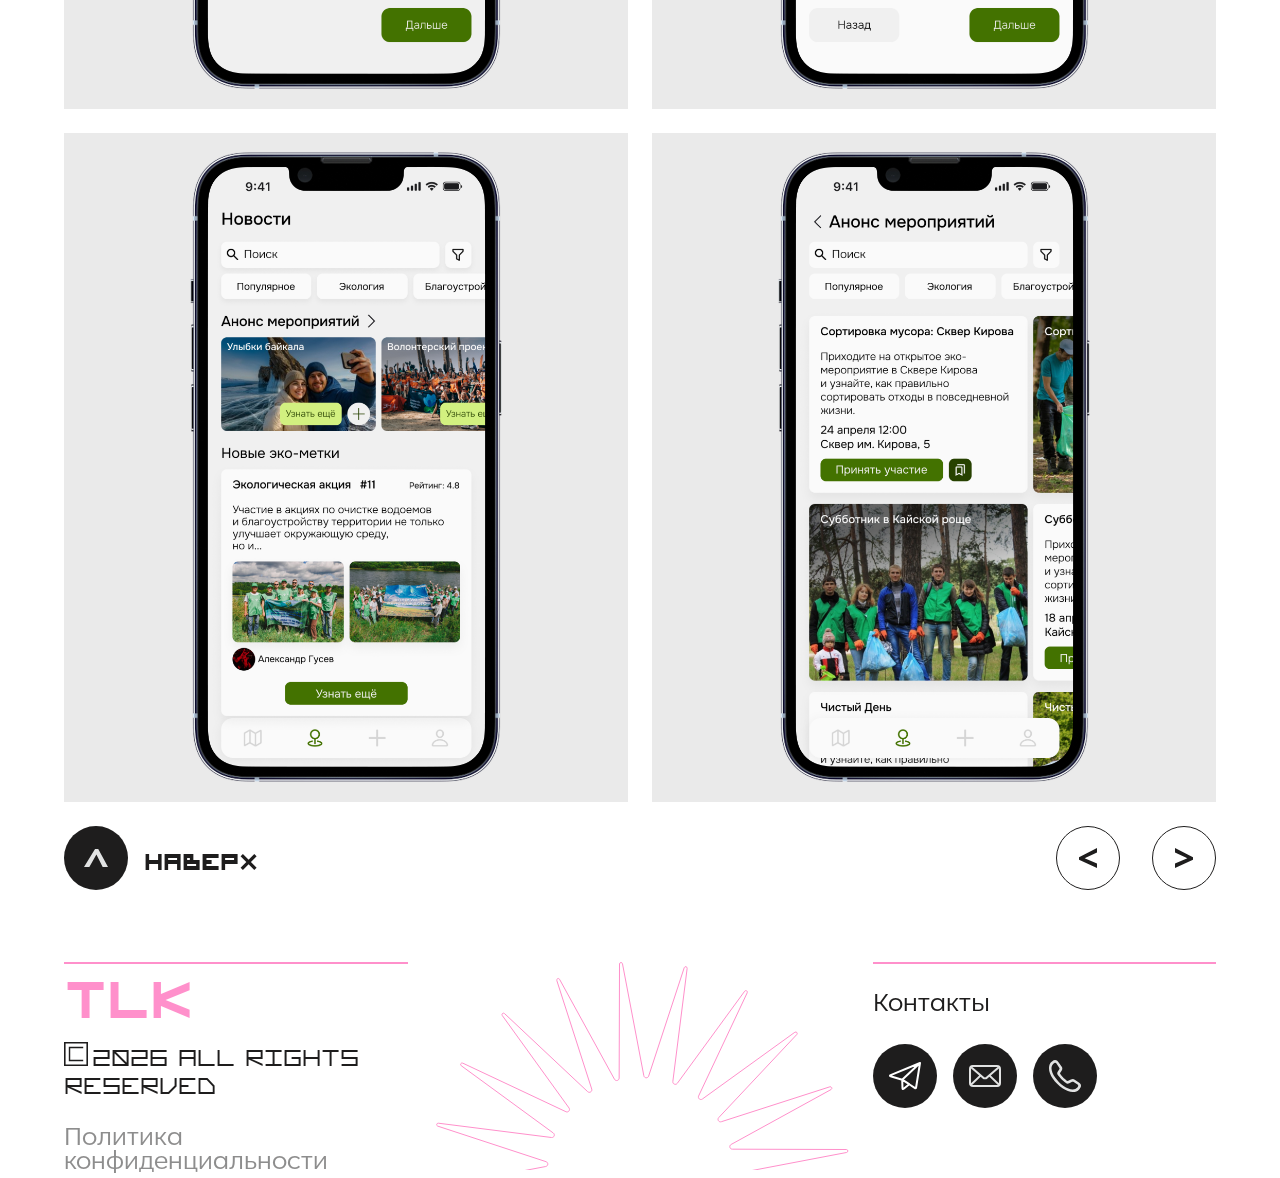
<file: project3.html>
<!DOCTYPE html>
<html lang="ru">
    <head> 
        <meta charset="UTF-8"> 
        <meta name="viewport" content="width=device-width, initial-scale=1.0"> 
        <title>Projects</title> <link rel="stylesheet" href="style3.css"> 
    </head> 
    <body>
        <div class="hero" id="hero">
            <a href="index.html" class="btn">
                <img src="./images/back.svg" alt="Back">
                <span>Назад</span>
            </a>
            <div class="twoimages">
                <img src="./images/istobl2.png">
                <img src="./images/istobl1.png">
            </div>
        </div>
        <div class="container">
            <div class="tags">
                <div class="tag">разработка мобильного приложения</div> 
                <div class="tag">2025</div> 
                <div class="tag">Командный проект</div>                      
            </div>
            <div class="pr">
                <div class="tags2">
                    <div class="tag2"> 
                        <img src="./images/figma.svg" alt="Figma"> 
                        <span>Figma</span> 
                    </div> 
                </div>
            </div>                      
        </div>
        <div class="myproject">
            <h1>Исток –</h1>
        </div>
        <div class="myproject1">
            <a>Проект разработан в рамках учебной дисциплины «Разработка IT-проекта» и направлен на анализ городской среды: в ходе работы был выбран город Иркутск, проведено исследование болей жителей и туристов и выявлена ключевая проблема взаимодействия с городскими службами. </a>
        </div>
        <div class="about">
            <h1>О ПРОЕКТЕ</h1>
            <h2>[ОПИСАНИЕ]</h2>
            <a>Приложение Исток объединяет жителей Иркутска, администрацию и городские службы. Люди ставят эко-метки на карте, голосуют за чужие, а проблемы с наибольшей поддержкой попадают в топ для быстрого решения.</a>
            <h2>[ЗАДАЧА]</h2>
            <a>Проектирование мобильного приложения, направленного на улучшение взаимодействия между жителями, администрацией и городскими службами. Объединение интерактивной карты Ъс возможностью добавления проблем, системы голосования и механизма приоритизации задач в едином удобном интерфейсе для оперативного решения городских вопросов.</a>
            <h2>[СОСТАВ КОМАНДЫ]</h2>
            <div class="pills">
                <div class="pill2">ахмедов муслим</div> 
                <div class="pill2">васильев артем</div> 
                <div class="pill2">мухин кирилл</div> 
                <div class="pill2">финкельберг алина</div>
                <div class="pill2">телятникова елизавета</div> 
            </div>
            <h2>[ПРОЦЕСС РАЗРАБОТКИ]</h2>
            <div class="process">
                <div class="proc1">
                    <h3>[01]</h3>
                    <div class="aa"> 
                        <h4>/анализ предметной области</h4>
                        <h4>/поиск аналогов</h4>
                    </div>
                </div>
                <div class="proc2">
                    <h3>[02]</h3>
                    <div class="aa"> 
                        <h4>/разработка портретов ЦА</h4>
                        <h4>/описание проблематики проекта</h4>
                    </div>
                </div>
            </div>
        </div>
        <div class="process1">
            <div class="proc1">
                <h3>[03]</h3>
                <div class="aa"> 
                    <h4>/описание структуры 
                        и функций приложения</h4>
                    <h4>/прототипирование</h4>
                    <h4>/разработка визуальной концепции проекта</h4>
                </div>
            </div>
            <div class="proc2">
                <h3>[04]</h3>
                <div class="aa"> 
                    <h4>/разработка итоговых экранов</h4>
                    <h4>/подготовка презентационных материалов</h4>
                </div>
            </div>
        </div>
        <div class="real">
            <h1>ИТОГОВЫЙ ПРОДУКТ</h1>
            <h2>[01] ЭЛЕМЕНТЫ И ЛОГОТИП</h2>
            <div class="real1">
                <img src="./images/patist.jpg">
                <img src="./images/nameist.jpg">
            </div>
            <h2>[02] ОСНОВНЫЕ СТРАНИЦЫ</h2>
            <div class="real2">
                <img src="./images/ist1.jpg">
                <img src="./images/ist2.jpg">
            </div>
            <div class="real2">
                <img src="./images/ist3.jpg">
                <img src="./images/ist4.jpg">
            </div>
        </div>
        <div class="down">
            <div class="goup">
                <a href="#hero" class="goup-btn">
                    <div class="goup-icon">
                        <img src="./images/upic.svg" alt="Up">
                    </div>
                    <span>НАВЕРХ</span>
                </a>
            </div>
            <div class="gosides">
                <div class="gosides">
                    <a href="project2.html" class="gosides-icon">
                        <img src="./images/bc.svg" alt="Back">
                    </a>
                    <a href="project4.html" class="gosides-icon">
                        <img src="./images/nt.svg" alt="Next">
                    </a>
                </div>

            </div>
        </div>
        <div class="footer">
            <div class="footerline">
                <div class="line1">
                    <div class="linepink"></div>
                    <span>TLK</span>
                    <div class="sign">
                        <img src="./images/sign.svg" alt="Sign">
                        <a>2026 all rights reserved</a>
                    </div>
                    <h1>Политика конфиденциальности</h1>
                </div>
                <div class="line2">
                    <img src="./images/pinkstft.svg" alt="Sign">
                </div>
                <div class="line3">
                    <div class="linepink2"></div>
                    <span>Контакты</span>
                    <div class="footer-icons">
                        <a href="#" class="footer-icon">
                            <img src="./images/telegram.svg" alt="Telegram">
                        </a>
                        <a href="#" class="footer-icon">
                            <img src="./images/email.svg" alt="Email">
                        </a>
                        <a href="#" class="footer-icon">
                            <img src="./images/phone.svg" alt="Phone">
                        </a>
                    </div>
                    
                </div>
            </div>
        </div>
    </body> 
</html>
</file>
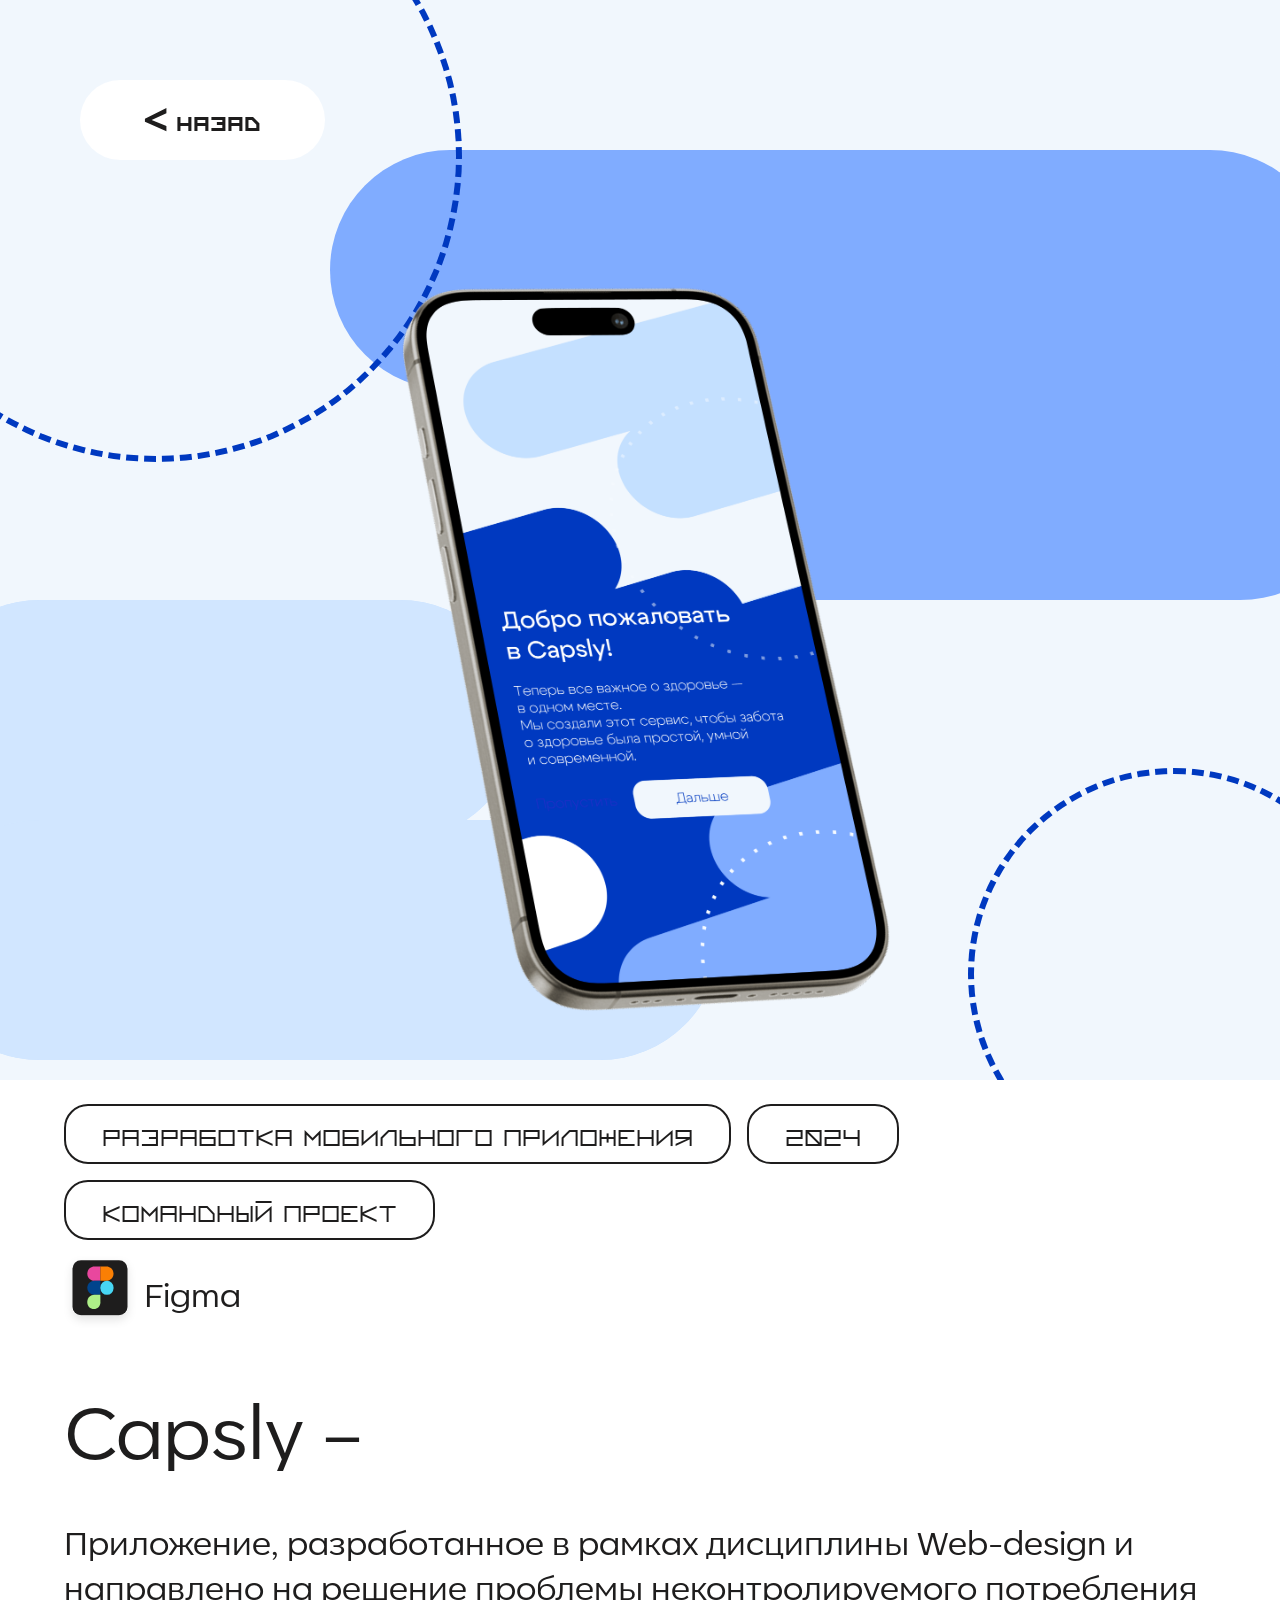
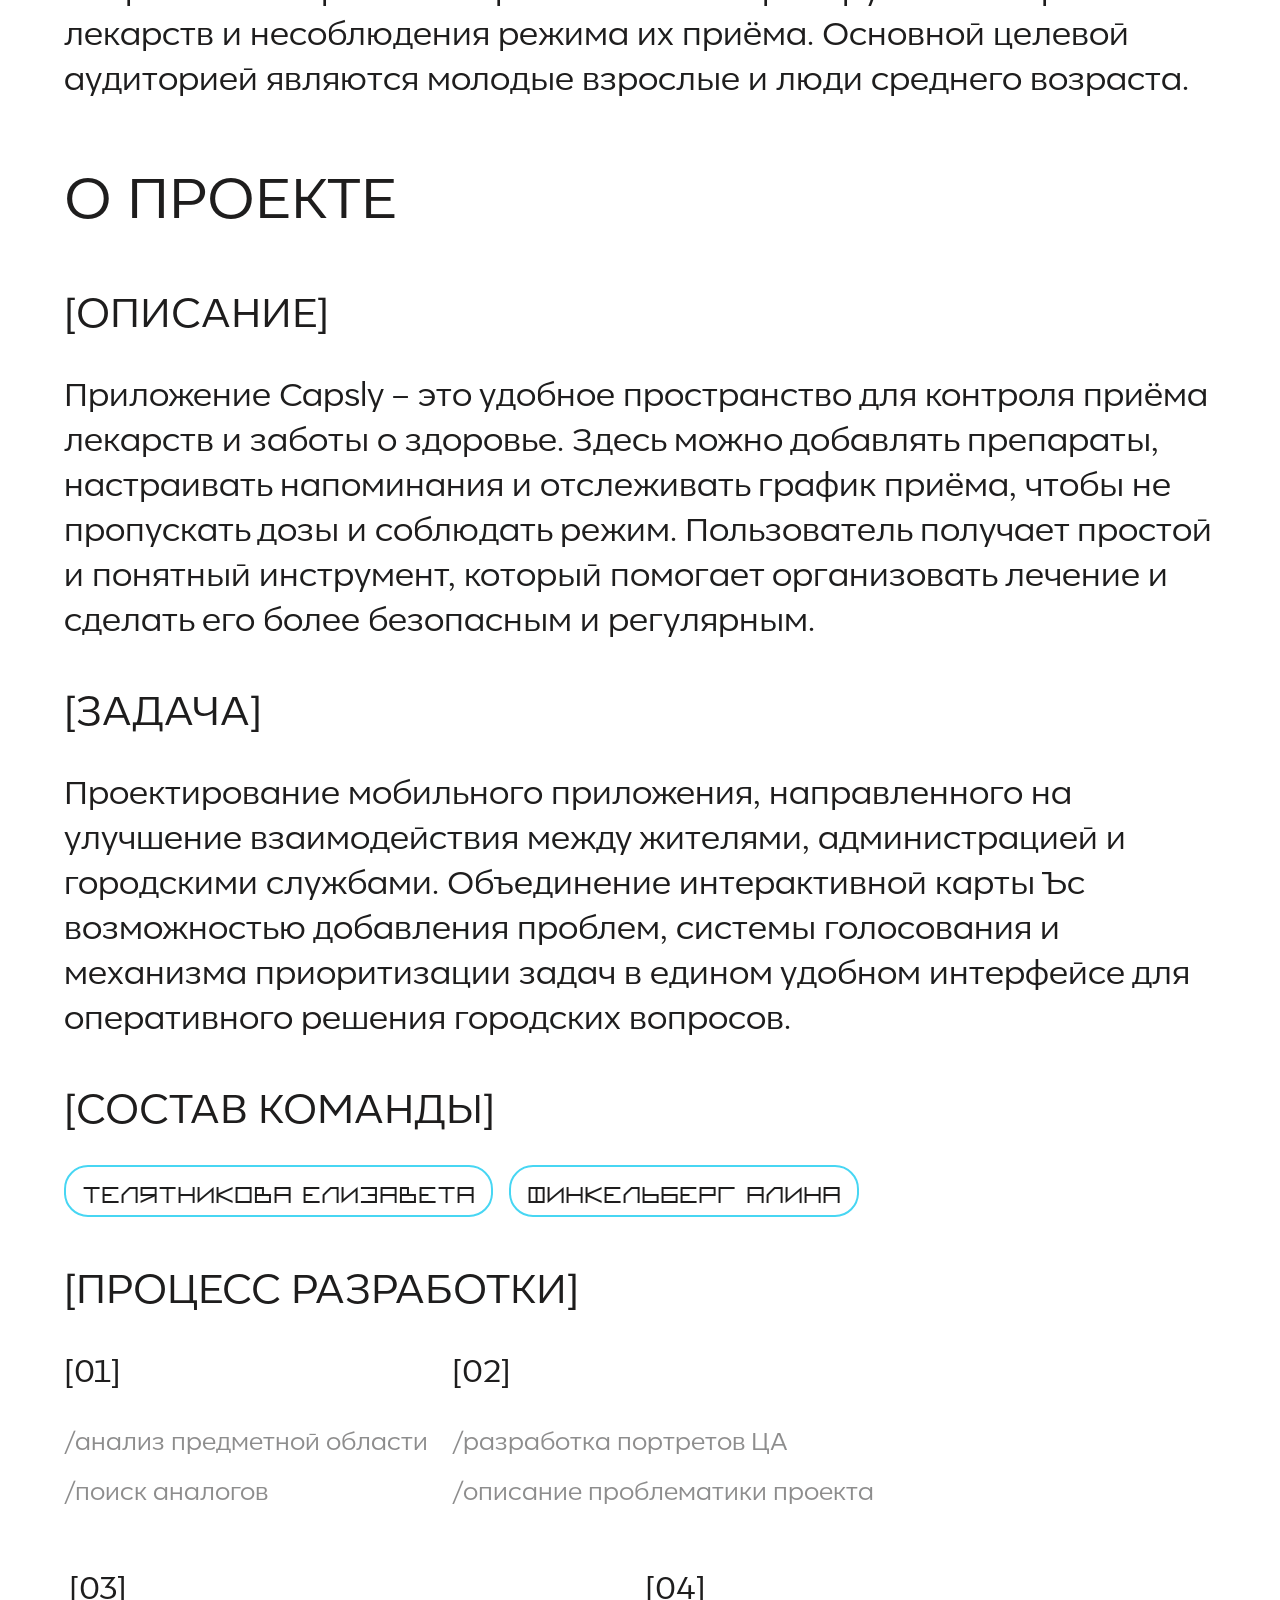
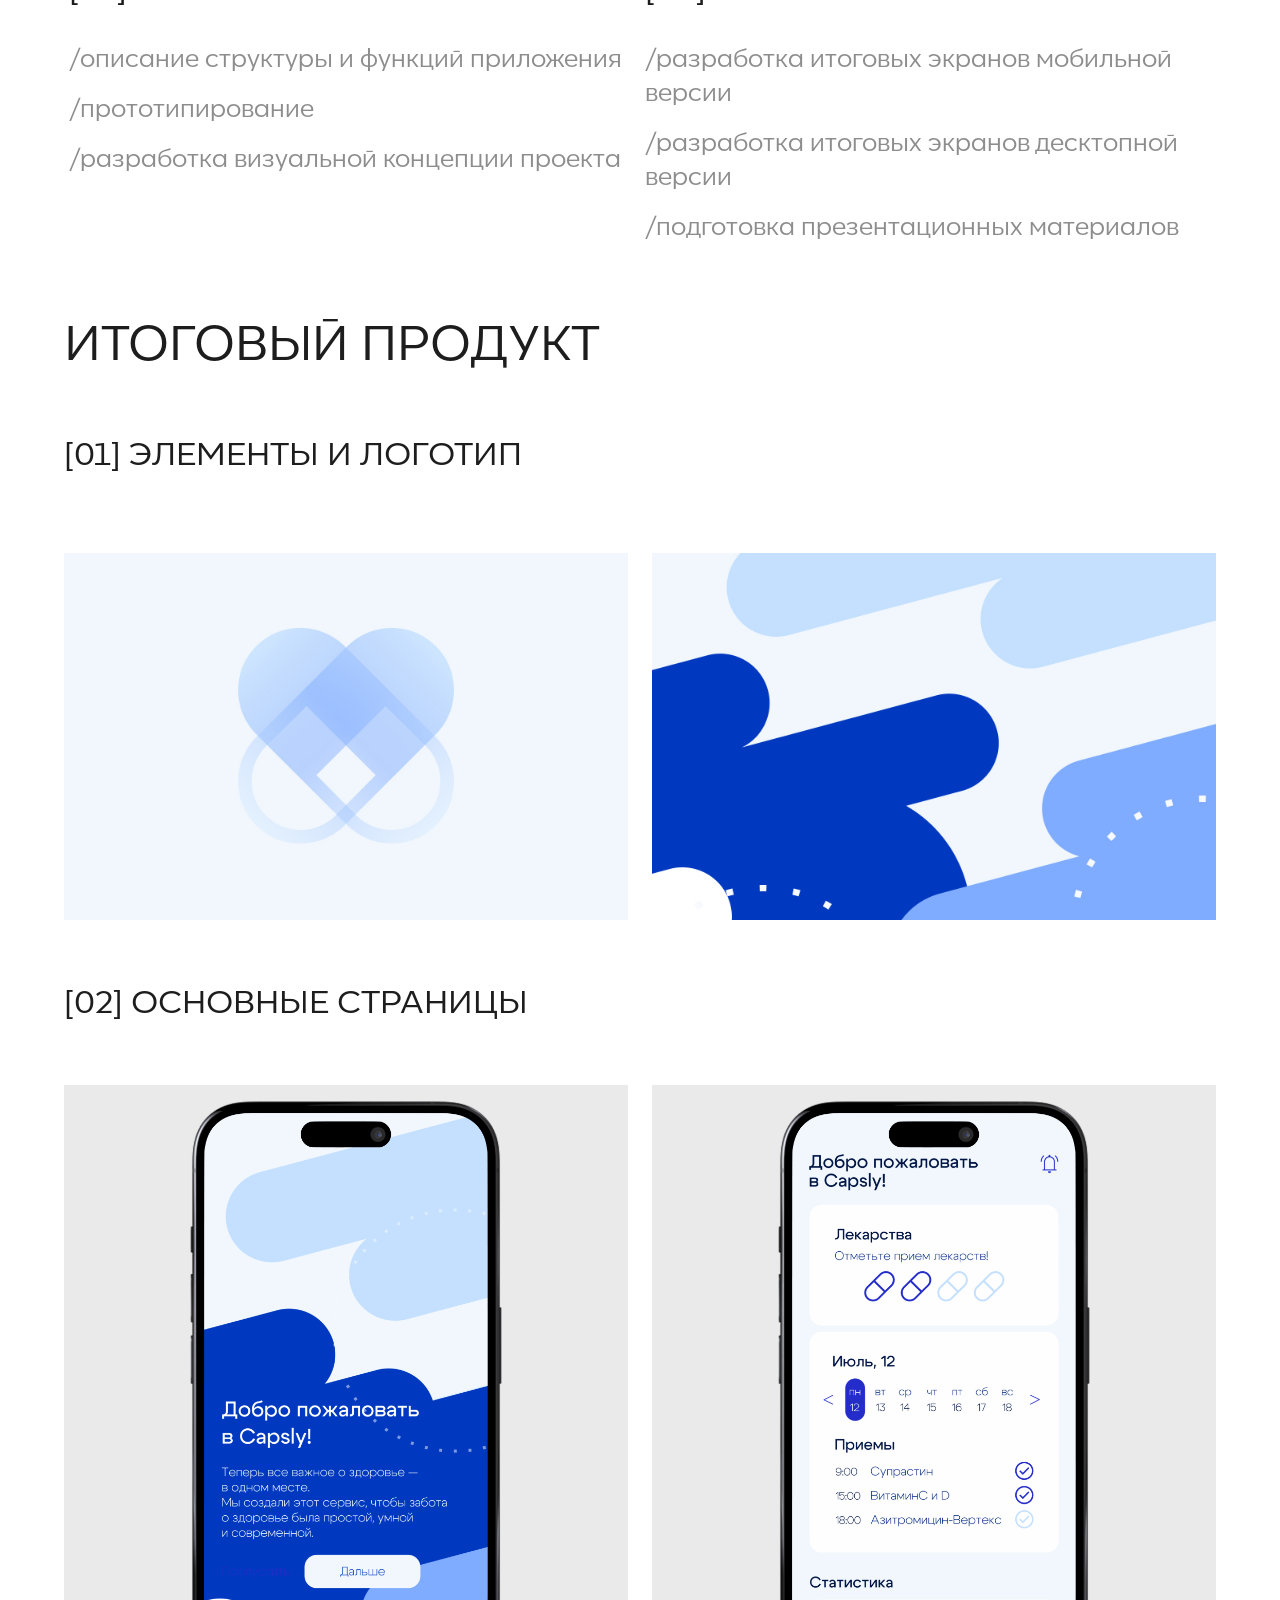
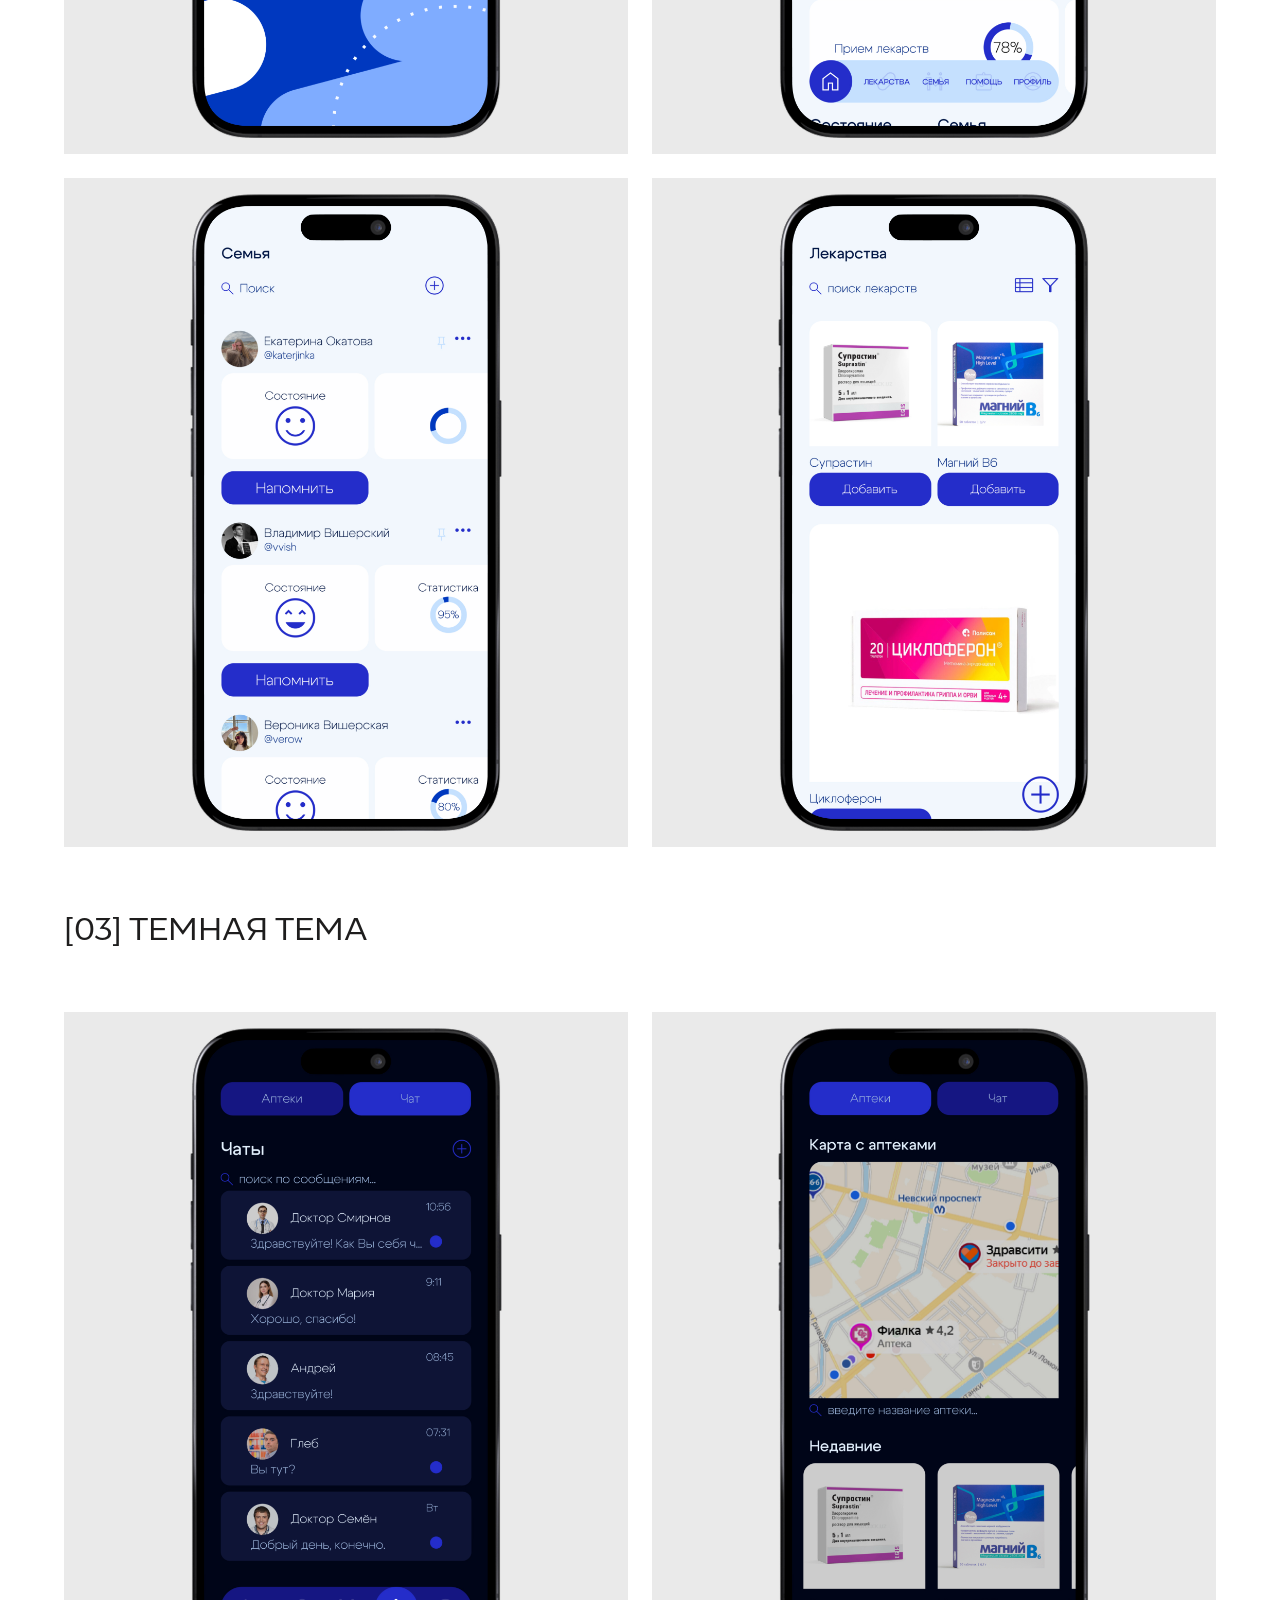
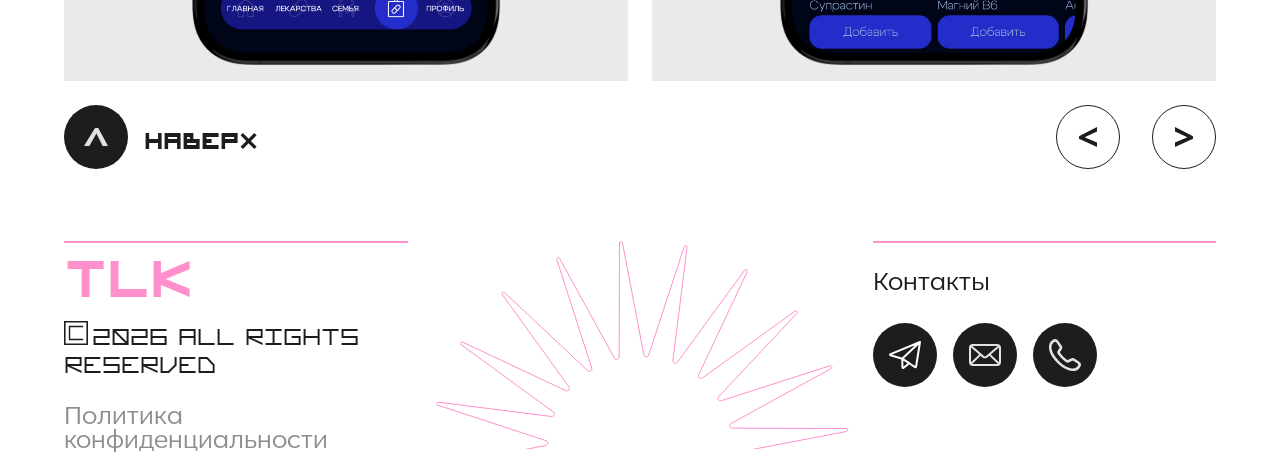
<file: project4.html>
<!DOCTYPE html>
<html lang="ru">
    <head> 
        <meta charset="UTF-8"> 
        <meta name="viewport" content="width=device-width, initial-scale=1.0"> 
        <title>Projects</title> <link rel="stylesheet" href="style4.css"> 
    </head> 
    <body>
        <div class="hero" id="hero">
            <div class="decor"></div>
            <div class="decor">
                <div class="rect r1"></div>
                <div class="rect r2"></div>
            </div>
            <a href="index.html" class="btn">
                <img src="./images/back.svg" alt="Back">
                <span>Назад</span>
            </a>
            <div class="oneimage">
                <img src="./images/capobl.png">
            </div>
        </div>
        <div class="container">
            <div class="tags">
                <div class="tag">разработка мобильного приложения</div> 
                <div class="tag">2024</div> 
                <div class="tag">Командный проект</div>                      
            </div>
            <div class="pr">
                <div class="tags2">
                    <div class="tag2"> 
                        <img src="./images/figma.svg" alt="Figma"> 
                        <span>Figma</span> 
                    </div> 
                </div>
            </div>                      
        </div>
        <div class="myproject">
            <h1>Capsly –</h1>
        </div>
        <div class="myproject1">
            <a>Приложение, разработанное в рамках дисциплины Web-design и направлено на решение проблемы неконтролируемого потребления лекарств и несоблюдения режима их приёма. Основной целевой аудиторией являются молодые взрослые и люди среднего возраста.</a>
        </div>
        <div class="about">
            <h1>О ПРОЕКТЕ</h1>
            <h2>[ОПИСАНИЕ]</h2>
            <a>Приложение Capsly – это удобное пространство для контроля приёма лекарств и заботы о здоровье. Здесь можно добавлять препараты, настраивать напоминания и отслеживать график приёма, чтобы не пропускать дозы и соблюдать режим. Пользователь получает простой и понятный инструмент, который помогает организовать лечение и сделать его более безопасным и регулярным.</a>
            <h2>[ЗАДАЧА]</h2>
            <a>Проектирование мобильного приложения, направленного на улучшение взаимодействия между жителями, администрацией и городскими службами. Объединение интерактивной карты Ъс возможностью добавления проблем, системы голосования и механизма приоритизации задач в едином удобном интерфейсе для оперативного решения городских вопросов.</a>
            <h2>[СОСТАВ КОМАНДЫ]</h2>
            <div class="pills">
                <div class="pill2">телятникова елизавета</div> 
                <div class="pill2">финкельберг алина</div>
            </div>
            <h2>[ПРОЦЕСС РАЗРАБОТКИ]</h2>
            <div class="process">
                <div class="proc1">
                    <h3>[01]</h3>
                    <div class="aa"> 
                        <h4>/анализ предметной области</h4>
                        <h4>/поиск аналогов</h4>
                    </div>
                </div>
                <div class="proc2">
                    <h3>[02]</h3>
                    <div class="aa"> 
                        <h4>/разработка портретов ЦА</h4>
                        <h4>/описание проблематики проекта</h4>
                    </div>
                </div>
            </div>
        </div>
        <div class="process1">
            <div class="proc1">
                <h3>[03]</h3>
                <div class="aa"> 
                    <h4>/описание структуры 
                        и функций приложения</h4>
                    <h4>/прототипирование</h4>
                    <h4>/разработка визуальной концепции проекта</h4>
                </div>
            </div>
            <div class="proc2">
                <h3>[04]</h3>
                <div class="aa"> 
                    <h4>/разработка итоговых экранов мобильной версии</h4>
                    <h4>/разработка итоговых экранов десктопной версии</h4>
                    <h4>/подготовка презентационных материалов</h4>
                </div>
            </div>
        </div>
        <div class="real">
            <h1>ИТОГОВЫЙ ПРОДУКТ</h1>
            <h2>[01] ЭЛЕМЕНТЫ И ЛОГОТИП</h2>
            <div class="real1">
                <img src="./images/logc.jpg">
                <img src="./images/elc.jpg">
            </div>
            <h2>[02] ОСНОВНЫЕ СТРАНИЦЫ</h2>
            <div class="real2">
                <img src="./images/cap1.jpg">
                <img src="./images/cap2.jpg">
            </div>
            <div class="real2">
                <img src="./images/cap3.jpg">
                <img src="./images/cap4.jpg">
            </div>
            <h2>[03] ТЕМНАЯ ТЕМА</h2>
            <div class="real2">
                <img src="./images/cap5.jpg">
                <img src="./images/cap6.jpg">
            </div>
        </div>
        <div class="down">
            <div class="goup">
                <a href="#hero" class="goup-btn">
                    <div class="goup-icon">
                        <img src="./images/upic.svg" alt="Up">
                    </div>
                    <span>НАВЕРХ</span>
                </a>
            </div>
            <div class="gosides">
                <div class="gosides">
                    <a href="project3.html" class="gosides-icon">
                        <img src="./images/bc.svg" alt="Back">
                    </a>
                    <a href="project5.html" class="gosides-icon">
                        <img src="./images/nt.svg" alt="Next">
                    </a>
                </div>

            </div>
        </div>
        <div class="footer">
            <div class="footerline">
                <div class="line1">
                    <div class="linepink"></div>
                    <span>TLK</span>
                    <div class="sign">
                        <img src="./images/sign.svg" alt="Sign">
                        <a>2026 all rights reserved</a>
                    </div>
                    <h1>Политика конфиденциальности</h1>
                </div>
                <div class="line2">
                    <img src="./images/pinkstft.svg" alt="Sign">
                </div>
                <div class="line3">
                    <div class="linepink2"></div>
                    <span>Контакты</span>
                    <div class="footer-icons">
                        <a href="#" class="footer-icon">
                            <img src="./images/telegram.svg" alt="Telegram">
                        </a>
                        <a href="#" class="footer-icon">
                            <img src="./images/email.svg" alt="Email">
                        </a>
                        <a href="#" class="footer-icon">
                            <img src="./images/phone.svg" alt="Phone">
                        </a>
                    </div>
                    
                </div>
            </div>
        </div>
    </body> 
</html>
</file>
<file: style1.css>
* {
    margin: 0;
    padding: 0;
    box-sizing: border-box;
}
body {
  overflow-x: hidden;
}

@font-face {
  font-family: 'Corsa';
  src: url('./fonts/Typedepot\ -\ Corsa\ Grotesk\ Regular.otf') format('opentype');
  font-weight: 400;
  font-style: normal;
}
@font-face {
  font-family: 'Corsa';
  src: url('./fonts/Typedepot\ -\ Corsa\ Grotesk\ Thin.otf') format('opentype');
  font-weight: 100;
  font-style: normal;
}
@font-face {
  font-family: 'ReSquare';
  src: url('./fonts/ReSquare\ Regular.ttf') format('truetype');
  font-weight: 400;
  font-style: normal;
}

@font-face {
  font-family: 'ReSquare';
  src: url('./fonts/ReSquare\ Medium.ttf') format('truetype');
  font-weight: 500;
  font-style: normal;
}
@font-face {
  font-family: 'ReSquare';
  src: url('./fonts/ReSquare\ Bold.ttf') format('truetype');
  font-weight: 700;
  font-style: normal;
}
.container {
  padding: 0 0%;
  margin: 0 auto;
  background-color: #FFFFFF;
  padding: 0 clamp(16px, 5vw, 80px);

}

/* Фоновый блок */
.hero {
    background-color: #1E1D1D;
    height: 1080px;
    position: relative;   /* 🔥 обязательно */
    overflow: hidden;  
}
.backx {
    position: absolute;
    width: 100%;
    height: 100%;
    z-index: 1;
}
.backx img{
    position: absolute;
}
.backx img:first-child {
    top: 0px;      /* можно двигать выше */
    right: 0%;
    width: 1300px;
    height: auto;
    opacity: 20%;
}
.backx img:last-child {
    top: 360px;      /* можно двигать выше */
    left: 50%;
    transform: translateX(-50%);
    width: 2000px;
    height: auto;
    opacity: 20%;
}
.zlogo{
    position: absolute;
    z-index: 21;
    display: flex;
    align-items: center;
    gap: 8px;
    bottom: 80px;   /* 🔥 ВОТ ЭТО НУЖНО */
    left: 80px;
}
.zlogo img{
    width: 120px;
    height: auto;
}
.zlogo span{
    font-family: 'Corsa', sans-serif;
    font-size: 40px;
    color: #ffffff;
    font-weight: 400;
}
.twoimages{
    position: absolute;
    width: 100%;
    height: 100%;
    z-index: 20;
}
.twoimages img{
    position: absolute;
    width: 900px;
    height: auto;
}
.twoimages img:first-child {
    top: -100px;      /* можно двигать выше */
    left: 40%;
    transform: translateX(-50%);
}
.twoimages img:last-child {
    bottom: -100px;   /* уходит вниз и обрезается */
    right: 10%;
}
/* Кнопка поверх картинки */
.btn {
    position: relative;
    overflow: hidden;

    font-family: 'ReSquare', sans-serif;
    font-size: 28px;
    font-weight: 700;

    padding: 24px 64px;
    height: 80px;
    border-radius: 100px;

    background: #ffffff;
    color: #1E1D1D;

    cursor: pointer;
    isolation: isolate;

    transition: 
        transform 0.25s ease,
        color 0.3s ease,
        box-shadow 0.3s ease;
    margin-top: 80px;
    margin-left: 80px;
    gap: 8px;
    z-index: 10;
}

.btn img {
    width: 24px; /* размер SVG */
    height: 24px;
}

.btn::before{
    content: "";
    position: absolute;
    inset: 0;

    background: linear-gradient(
        135deg,
        #47D6F3,
        #FF90CB,
        #47D6F3
    );

    background-size: 300% 300%;
    opacity: 0;

    transition: opacity 0.4s ease;

    z-index: 1;
}
.btn:hover::before {
    opacity: 1;
    animation: gradientFlow 4s ease infinite;
}

/* 💎 ГЛЯНЦЕВЫЙ СЛОЙ */
.btn::after {
    content: "";
    position: absolute;
    inset: 0;

    background: radial-gradient(
        circle at 30% 20%,
        rgba(255,255,255,0.35),
        transparent 100%
    );

    opacity: 0;
    transition: opacity 0.3s ease;

    z-index: 2;
}

.btn:hover::after {
    opacity: 1;
}

/* 🚀 hover */
.btn:hover {
    color: #1E1D1D;

    box-shadow:
        0 10px 40px rgba(255,144,203,0.35),
        0 0 80px rgba(4, 180, 250, 0.25);

    transform: scale(1.05);
}

/* 💥 клик */
.btn:active {
    transform: scale(0.97);
}
.btn * {
    position: relative;
    z-index: 3;
}

/* 🎞 анимация */
@keyframes gradientFlow {
    0% { background-position: 0% 50%; }
    50% { background-position: 100% 50%; }
    100% { background-position: 0% 50%; }
}
.tags{
    display: flex;
    flex-wrap: wrap;
    gap: 16px;
    z-index: 100;
    margin-top: 24px;
}
.tag {
    font-family: 'ReSquare', sans-serif;
    font-size: 32px;
    padding: 16px 36px;
    background-color: #FFFFFF;
    border-radius: 24px;
    color: #1E1D1D;
    border: 2px solid #1E1D1D;
    font-weight: 500;
}
.pr{
    display: flex;
    margin-bottom: 48px;
}
.tags2{
    display: flex;
    flex-direction: row;           
    align-items: center;    
    gap: 8px;   
    margin-top: 16px;
}
.tag2{
    display: flex;
    align-items: center; /* выравниваем по центру вертикали */
    gap: 8px;
}
.tag2 img {
    width: 72px;           
    height: 72px;           
    object-fit: contain;    
  }
  
.tag2 span {
    font-family: 'Corsa', sans-serif;
    font-size: 32px;
    color: #1E1D1D;
    font-weight: 400;
}
.myproject{
padding: 0 0%;
  margin: 0 auto;
  background-color: #FFFFFF;
  padding: 0 clamp(16px, 5vw, 80px);
}
.myproject h1{
    font-family: 'Corsa', sans-serif;
    font-size: 72px;
    color: #1E1D1D;
    font-weight: 400;
    margin-bottom: 40px;
}
.myproject1{
    padding: 0 0%;
      margin: 0 auto;
      background-color: #FFFFFF;
      margin-bottom: 56px;
    }
.myproject1 a{
    font-family: 'Corsa', sans-serif;
    font-size: 32px;
    color: #1E1D1D;
    font-weight: 400;
}
.about{
    padding: 0 0%;
    background-color: #FFFFFF;
    margin-bottom: 56px;
    display: flex;
    flex-direction: column;
    max-width: 1314px;
}
.about h1{
    font-family: 'Corsa', sans-serif;
    font-size: 56px;
    color: #1E1D1D;
    font-weight: 400;
    margin-bottom: 48px;
}
.about h2{
    font-family: 'Corsa', sans-serif;
    font-size: 40px;
    color: #1E1D1D;
    font-weight: 400;
    margin-bottom: 32px;
}
.about a{
    font-family: 'Corsa', sans-serif;
    font-size: 32px;
    color: #1E1D1D;
    font-weight: 400;
    margin-bottom: 40px;
}
.process {
    display: flex;
    flex-direction: row;
    gap: 24px;
}
.process1 {
    display: flex;
    flex-direction: row;
    gap: 24px;
    justify-content: flex-end;
}
.proc1, .proc2{
    display: flex;
    flex-direction: column;
    gap: 32px;
    max-width: 571px;
}
.proc1 h3, .proc2 h3{
    font-family: 'Corsa', sans-serif;
    font-size: 32px;
    color: #1E1D1D;
    font-weight: 400;
}
.aa {
    display: flex;
    flex-direction: column;
    gap: 16px;
}
.aa h4{
    font-family: 'Corsa', sans-serif;
    font-size: 24px;
    color: #1E1D1D;
    font-weight: 400;
    opacity: 50%;
}
.real{
    display: flex;
    margin-top: 64px;
    flex-direction: column;
}
.real h1{
    font-family: 'Corsa', sans-serif;
    font-size: 48px;
    color: #1E1D1D;
    font-weight: 400;
}
.real h2{
    font-family: 'Corsa', sans-serif;
    font-size: 32px;
    color: #1E1D1D;
    font-weight: 400;
    margin-top: 56px;
    margin-bottom: 40px;
}
.real1{
    display: flex;
    margin-top: 40px;
    flex-direction: row;
    gap: 24px;
    flex-wrap: wrap; /* 🔥 ключ */
}
.real1 img{
    width: 100%;
    height: auto;
    max-width: 869px; /* чтобы на десктопе не растягивалось больше */
    flex: 1;
    min-width: 0; /* 🔥 обязательно */
}
.real2 img{
    width: 100%;
    height: auto;
    flex: 1;
    min-width: 0; /* 🔥 важно для flex */
}
.real2{
    margin-top: 24px;
    display: flex;
    flex-direction: row;
    gap: 24px;
}
.down{
    margin-top: 24px;
    display: flex;
    flex-direction: row;
    justify-content: space-between;
}
.gosides {
    flex-direction: row;
    display: flex;
    gap: 32px;
    align-self: end;
}
.gosides-icon {
    position: relative;
    width: 64px;
    height: 64px;
    border-radius: 50%;

    background: #ffffff;
    border: 1px solid #1E1D1D;

    display: flex;
    align-items: center;
    justify-content: center;

    overflow: hidden;
    isolation: isolate;

    transition: transform 0.3s ease;
}
.goup {
    display: flex;
    align-self: self-start; /* 🔥 прижимает вниз */
    margin-top: auto;
   
    z-index: 20;        /* чтобы быть над всеми блоками */

    align-self: start;  /* выравниваем по началу колонки */
}
.goup-btn {
    display: flex;
    align-items: center;
    gap: 16px;

    text-decoration: none;
    cursor: pointer;
}
.goup-btn span {
    font-family: 'ReSquare', sans-serif;
    font-size: 32px;
    color: #1E1D1D;
    letter-spacing: 2%;
    transition: color 0.3s ease;
    font-weight: 700;
}
.goup-icon {
    position: relative;
    width: 64px;
    height: 64px;
    border-radius: 50%;

    background: #1E1D1D;

    display: flex;
    align-items: center;
    justify-content: center;

    overflow: hidden;
    isolation: isolate;

    transition: transform 0.3s ease;
}
.goup-icon img {
    width: 24px;
    height: 24px;

    position: relative;
    z-index: 3;

    filter: invert(1); /* 🔥 делаем белой изначально */
    transition: filter 0.3s ease;
}
.goup-icon::before {
    content: "";
    position: absolute;
    inset: 0;

    background: linear-gradient(
        135deg,
        #47D6F3,
        #FF90CB,
        #47D6F3
    );

    background-size: 300% 300%;
    opacity: 0;

    transition: opacity 0.4s ease;

    z-index: 1;
}
.btn span,
.btn img {
    position: relative;
    z-index: 3;
}
.btn {
    text-decoration: none;
    display: inline-flex; /* чтобы img и текст нормально выровнялись */
    align-items: center;
}
.goup-icon::after {
    content: "";
    position: absolute;
    inset: 0;

    background: radial-gradient(
        circle at 30% 20%,
        rgba(255,255,255,0.35),
        transparent 100%
    );

    opacity: 0;
    transition: opacity 0.3s ease;

    z-index: 2;
}
.goup-btn:hover .goup-icon::before {
    opacity: 1;
    animation: gradientFlow 4s ease infinite;
}

.goup-btn:hover .goup-icon::after {
    opacity: 1;
}

.goup-btn:hover .goup-icon {
    transform: scale(1.1);
}

.goup-btn:hover span {
    color: #FF90CB;
}

/* 🔥 SVG становится чёрной */
.goup-btn:hover img {
    filter: invert(0);
}

.goup-btn:active .goup-icon {
    transform: scale(0.95);
}
.footer{
    display: flex;
    margin-top: 72px;
}

.footerline{
    display: flex;
    flex-direction: row;
    align-items: flex-start;
    width: 100%;
    gap: 24px;
}
.line1{
    display: flex;
    flex-direction: column;
    align-items: flex-start;
}
.line1 span{
    font-size: 72px;
    color: #FF90CB;
    font-family: 'ReSquare', sans-serif;
    font-weight: 700;
    margin-bottom: 8px;
}
.line1 h1{
    font-family: 'Corsa', sans-serif;
    font-size: 24px;
    color: #1E1D1D;
    font-weight: 400;
    line-height: 1;
    text-decoration: none;
    opacity: 50%;
    margin-top: 24px;
    margin-bottom: 8px;
}
.line1 h1:hover{
    text-decoration: underline;
    opacity: 100%;
}
.sign{
    margin-top: 16px;
}
.sign img{
    width: 24px;
    height: 24px;
}
.sign a{
    font-size: 32px;
    color: #1E1D1D;
    font-family: 'ReSquare', sans-serif;
    font-weight: 500;
}
.linepink, .linepink2{
    width: 100%;        /* 🔥 растягивается */
    max-width: 651px;   /* 🔥 но не больше чем было */
    height: 2px;
    background-color: #FF90CB;
}
.linepink,
.linepink2 {
    width: clamp(120px, 100%, 651px);
}
.line3{
    align-items: center;
}
.linepink2{
    margin-bottom: 24px;
}
.line1,
.line3 {
    flex: 1;
    min-width: 0; /* 🔥 очень важно */
}
.line3{
    display: flex;
    flex-direction: column;
    align-items: flex-start;   /* центр по горизонтали */
    text-align: left;    /* центр текста */
}
.line3 span{
    font-family: 'Corsa', sans-serif;
    font-size: 24px;
    color: #1E1D1D;
    font-weight: 400;
    line-height: 1;
    text-decoration: none;
    margin-bottom: 16px;
    margin-left: 0;
    margin-top: 0px;
}
.footer-icons {
    display: flex;
    gap: 16px;
    margin-top: 16px;
    justify-content: flex-start;
    flex-wrap: wrap; /* 🔥 ВАЖНО */
}

/* сам кружок */
.footer-icon {
    width: clamp(36px, 8vw, 64px);
    height: clamp(36px, 8vw, 64px);
    position: relative;
    border-radius: 100%;

    background: #1E1D1D;

    display: flex;
    align-items: center;
    justify-content: center;

    overflow: hidden;
    isolation: isolate;

    transition: transform 0.3s ease;
    cursor: pointer;
}

/* SVG */
.footer-icon img {
    width: clamp(18px, 4vw, 32px);
    height: clamp(18px, 4vw, 32px);

    position: relative;
    z-index: 3;

    filter: invert(1); /* 🔥 белые изначально */
    transition: filter 0.3s ease;
}

/* градиент как у кнопок */
.footer-icon::before {
    content: "";
    position: absolute;
    inset: 0;

    background: linear-gradient(
        135deg,
        #47D6F3,
        #FF90CB,
        #47D6F3
    );

    background-size: 300% 300%;
    opacity: 0;

    transition: opacity 0.4s ease;

    z-index: 1;
}

/* глянец */
.footer-icon::after {
    content: "";
    position: absolute;
    inset: 0;

    background: radial-gradient(
        circle at 30% 20%,
        rgba(255,255,255,0.35),
        transparent 100%
    );

    opacity: 0;
    transition: opacity 0.3s ease;

    z-index: 2;
}

/* hover */
.footer-icon:hover::before {
    opacity: 1;
    animation: gradientFlow 4s ease infinite;
}

.footer-icon:hover::after {
    opacity: 1;
}

.footer-icon:hover {
    transform: scale(1.1);

    box-shadow:
        0 10px 30px rgba(255,144,203,0.35),
        0 0 60px rgba(71,214,243,0.25);
}

/* 🔥 SVG становится черной */
.footer-icon:hover img {
    filter: invert(0);
}

/* 💥 клик */
.footer-icon:active {
    transform: scale(0.92);
}





@media (max-width: 768px) {
    body {
        overflow-x: hidden;
    }
  
    .btn{
        font-size: 20px;
    
        padding: 13px 36px;
        height: 44px;
        margin-top: 73px;
        margin-left: 20px;
        gap: 8px; 
    }
    .btn img {
        width: 16px; /* размер SVG */
        height: 16px;
    }
    .hero{
        display: flex;
        max-height: 852px;
    }
    .tag {
        font-family: 'ReSquare', sans-serif;
        font-size: 16px;
        padding: 8px 10px;
        background-color: #FFFFFF;
        border-radius: 24px;
        color: #1E1D1D;
        border: 1px solid #1E1D1D;
        font-weight: 500;
        height: 30px;

    }
    .tags{
        flex-wrap: wrap;
        gap: 8px;
        justify-content: flex-start;
    }
    .pr {
        margin-top: 8px;
        margin-bottom: 32px;
    }
    .tags2{
        flex-wrap: wrap;
    }
    .tag2{
        display: flex;
        align-items: flex-start; 
        gap: 8px;
    }
    .tag2 img {
        width: 40px;           
        height: 40px;           
        object-fit: contain;    
      }
      
    .tag2 span {
        font-size: 16px;
    }
    .myproject h1{
        font-size: 36px;
        margin-bottom: 32px;
    }
    .myproject1{
          margin-bottom: 40px;
        }
    .myproject1 a{
        font-size: 16px;
    }
    .about {
        margin-bottom: 24px;
        max-width: 100%;
    }
    .about h1{
        font-size: 32px;
        margin-bottom: 32px;
    }
    .about h2{
        font-size: 20px;
        margin-bottom: 24px;
    }
    .about a{
        font-size: 14px;
        margin-bottom: 32px;
    }
    .proc1, .proc2 {
        display: flex;
        flex-direction: column;
        gap: 16px;
        max-width: 100%;
    }
    .proc1 h3, .proc2 h3 {
        font-size: 20px;
    }
    .aa {
        display: flex;
        flex-direction: column;
        gap: 8px;
    }
    .aa h4 {
        font-size: 14px;
    }
    .footer{
        margin-top: 56px;
    }
    .footerline {
        display: flex;
        flex-direction: column;
        align-items: center;
        gap: 16px;
    }
    .linepink2{
        display: none;
    }
    .linepink{
        width: 100%;
    }
    .line1 {
        align-items: center;
    }
    .line1 span {
        font-size: 48px;
        margin-bottom: 8px;
    }
    .sign {
        margin-top: 0px;
    }
    .sign img {
        width: 16px;
        height: 16px;
    }
    .sign a {
        font-size:20px;
    }
    .line1 h1 {
        font-size: 16px;
        margin-top: 16px;
        margin-bottom: 24px;
    }
    .line2 {
        order: 3; /* теперь она последняя */
    }

    .line3 {
        order: 2; /* становится второй */
    }
    .line3 span {
        font-size: 16px;
        margin-bottom: 16px;
        margin-left: 0px;
    }
    .line1 {
        order: 1; /* остаётся первой */
    }
    .real{
        margin-top: 40px;
    }
    .real h1{
        font-size: 32px;
    }
    .real h2 {
        font-size: 20px;
        margin-top: 32px;
        margin-bottom: 24px;
    }
    .real1 {
        display: flex;
        flex-direction: column;
        gap: 16px;
        margin-top: 0px;
    }
    .real1 img {
        width: 353px;
        height: auto;
    }
    .real2 {
        margin-top: 16px;
        display: flex;
        flex-direction: column;
        gap: 16px;
    }
    .goup {
        display: flex;
        margin-top:0px;
        z-index: 20;
        margin-left: 0px;
        align-self: center;
    }
    .goup-icon {
        width: 44px;
        height: 44px;
    }
    .goup-btn span {
        font-size: 20px;
    }
    .goup-icon img {
        width: 16px;
        height: 12px;
    }
    .goup-btn {
        display: flex;
        align-items: center;
        gap: 8px;
        text-decoration: none;
        cursor: pointer;
    }
    .down{
        flex-direction: column;
    }
    .gosides {
        flex-direction: row;
        display: flex;
        gap: 24px;
        align-self: center;
    }
    .gosides-icon {
        position: relative;
        width: 44px;
        height: 44px;
        border-radius: 50%;
        background: #ffffff;
        border: 1px solid #1E1D1D;
        display: flex;
        align-items: center;
        justify-content: center;
        overflow: hidden;
        isolation: isolate;
        transition: transform 0.3s ease;
        margin-top: 24px;
    }
    .gosides-icon img{
        height: 20px;
        width: 15px;
    }
    .real2 img{
        width: 353px;
        height: auto;
    }
    .footer{
        margin-top: 56px;
    }
    .footerline {
        display: flex;
        flex-direction: column;
        align-items: center;
        gap: 16px;
    }
    .linepink2{
        display: none;
    }
    .linepink{
        width: 100%;
    }
    .line1 {
        align-items: center;
    }
    .line1 span {
        font-size: 48px;
        margin-bottom: 8px;
    }
    .sign {
        margin-top: 0px;
    }
    .sign img {
        width: 16px;
        height: 16px;
    }
    .sign a {
        font-size:20px;
    }
    .line1 h1 {
        font-size: 16px;
        margin-top: 16px;
        margin-bottom: 24px;
    }
    .line2 {
        width: 100%;          /* чтобы занимала всю ширину */
        overflow: hidden;     /* обрезаем лишнее */
        display: flex;        /* flex нужен для центрирования */
        justify-content: center; /* центрируем изображение */
    }

    .line2 img {
        max-width: 100%;     /* никогда не будет шире родителя */
        height: auto;        /* сохраняем пропорции */
        display: block;      /* убираем inline-gap */
    }

    .line3 {
        order: 2; /* становится второй */
        align-items: center;
    }
    .line3 span {
        font-size: 20px;
        margin-bottom: 0px;
        margin-left: 0px;
        margin-top: 0px;
    }
    .line1 {
        order: 1; /* остаётся первой */
    }
    .footer-icon {
        width: 44px;
        height: 44px;
    }
    .footer-icon img{
        width: 24px;
        height: 24px;
    }
    .twoimages{
        position: absolute;
        width: 100%;
        height: 100%;
        z-index: 20;
    }
    .twoimages img{
        position: absolute;
        width: 420px;
        height: auto;
    }
    .twoimages img:first-child {
        top: 120px;      /* можно двигать выше */
        left: -20%;
        transform: translateX(-50%);
        transform: rotate(12deg);
    }
    .twoimages img:last-child {
        bottom: 56px;   /* уходит вниз и обрезается */
        left: -10%;
        transform: rotate(21deg);
    }
    .backx img:first-child {
        top: 0px;      /* можно двигать выше */
        right: -10%;
        width: 500px;
        height: auto;
        opacity: 20%;
    }
    .backx img:last-child {
        top: 480px;      /* можно двигать выше */
        left: -160%;
        transform: translateX(-50%);
        width: 1200px;
        height: auto;
        opacity: 20%;
        transform: scaleX(-1);
    }
    .zlogo{
        position: absolute;
        z-index: 21;
        display: flex;
        align-items: center;
        gap: 8px;
        bottom: 24px;   /* 🔥 ВОТ ЭТО НУЖНО */
        left: 120px;
        justify-content: center;
    }
    .zlogo img{
        width: 64px;
        height: auto;
    }
    .zlogo span{
        font-family: 'Corsa', sans-serif;
        font-size: 24px;
        color: #ffffff;
        font-weight: 400;
    }
}
    /* Адаптив для картинок внутри .real на экранах от 394px до 768px */
@media (max-width: 768px) and (min-width: 394px) {
    .real1, .real2 {
        flex-direction: column; /* картинки в колонку */
        gap: 16px;              /* расстояние между ними */
    }

    .real1 img, .real2 img {
        width: 100%;      /* растягиваем на всю ширину контейнера */
        height: auto;     /* сохраняем пропорции */
        max-width: 100%;  /* чтобы не вылазило */
        flex: 1 1 auto;   /* гибкий рост */
    }
}
</file>
<file: style2.css>
* {
    margin: 0;
    padding: 0;
    box-sizing: border-box;
}
body {
  overflow-x: hidden;
}

@font-face {
  font-family: 'Corsa';
  src: url('./fonts/Typedepot\ -\ Corsa\ Grotesk\ Regular.otf') format('opentype');
  font-weight: 400;
  font-style: normal;
}
@font-face {
  font-family: 'Corsa';
  src: url('./fonts/Typedepot\ -\ Corsa\ Grotesk\ Thin.otf') format('opentype');
  font-weight: 100;
  font-style: normal;
}
@font-face {
  font-family: 'ReSquare';
  src: url('./fonts/ReSquare\ Regular.ttf') format('truetype');
  font-weight: 400;
  font-style: normal;
}

@font-face {
  font-family: 'ReSquare';
  src: url('./fonts/ReSquare\ Medium.ttf') format('truetype');
  font-weight: 500;
  font-style: normal;
}
@font-face {
  font-family: 'ReSquare';
  src: url('./fonts/ReSquare\ Bold.ttf') format('truetype');
  font-weight: 700;
  font-style: normal;
}
.container {
  padding: 0 0%;
  margin: 0 auto;
  background-color: #FFFFFF;
  padding: 0 clamp(16px, 5vw, 80px);

}

/* Фоновый блок */
.hero {
    background-color: #F4F4F4;
    height: 1080px;
    position: relative;   /* 🔥 обязательно */
    overflow: hidden;  
}
.circle1 {
    width: 400px;
    height: 400px;
    border-radius: 50%; /* круг */
    background: #FC474A;
    position: absolute;
    top: -100px;
    left: -100px;
    filter: blur(200px); /* вот это размывает */
    opacity: 0.7;         /* полупрозрачность */
}
.circle2 {
    width: 500px;
    height: 500px;
    background: #6A49FF;
    position: absolute;
    top: 200px;
    right: -150px;
    filter: blur(200px);
    opacity: 0.6;
}
.circle5 {
    width: 320px;
    height: 320px;
    background: #FC474A;
    position: absolute;
    top: 800px;
    right: -150px;
    filter: blur(200px);
    opacity: 0.6;
}
.circle3 {
    width: 300px;
    height: 300px;
    background: #BAAAFF;
    position: absolute;
    bottom: -100px;
    left: 50%;
    transform: translateX(-50%);
    filter: blur(100px);
    opacity: 0.6;
}
.circle4 {
    width: 400px;
    height: 400px;
    background: #BAAAFF;
    position: absolute;
    bottom: 20px;
    left: 10%;
    transform: translateX(-50%);
    filter: blur(100px);
    opacity: 0.6;
}
.zlogo{
    position: absolute;
    z-index: 21;
    display: flex;
    align-items: center;
    gap: 8px;
    bottom: 80px;   /* 🔥 ВОТ ЭТО НУЖНО */
    left: 80px;
}
.zlogo img{
    width: 120px;
    height: auto;
}
.zlogo span{
    font-family: 'Corsa', sans-serif;
    font-size: 40px;
    color: #6A49FF;
    font-weight: 400;
}
.oneimage{
    justify-content: center;
    display: flex;
    position: relative;
    width: 100%;
    z-index: 20;
}
.oneimage img{
    width: 440px;
    height: auto;
}

/* Кнопка поверх картинки */
.btn {
    position: relative;
    overflow: hidden;

    font-family: 'ReSquare', sans-serif;
    font-size: 28px;
    font-weight: 700;

    padding: 24px 64px;
    height: 80px;
    border-radius: 100px;

    background: #ffffff;
    color: #1E1D1D;

    cursor: pointer;
    isolation: isolate;

    transition: 
        transform 0.25s ease,
        color 0.3s ease,
        box-shadow 0.3s ease;
    margin-top: 80px;
    margin-left: 80px;
    gap: 8px;
    z-index: 10;
}

.btn img {
    width: 24px; /* размер SVG */
    height: 24px;
}

.btn::before{
    content: "";
    position: absolute;
    inset: 0;

    background: linear-gradient(
        135deg,
        #47D6F3,
        #FF90CB,
        #47D6F3
    );

    background-size: 300% 300%;
    opacity: 0;

    transition: opacity 0.4s ease;

    z-index: 1;
}
.btn:hover::before {
    opacity: 1;
    animation: gradientFlow 4s ease infinite;
}

/* 💎 ГЛЯНЦЕВЫЙ СЛОЙ */
.btn::after {
    content: "";
    position: absolute;
    inset: 0;

    background: radial-gradient(
        circle at 30% 20%,
        rgba(255,255,255,0.35),
        transparent 100%
    );

    opacity: 0;
    transition: opacity 0.3s ease;

    z-index: 2;
}

.btn:hover::after {
    opacity: 1;
}

/* 🚀 hover */
.btn:hover {
    color: #1E1D1D;

    box-shadow:
        0 10px 40px rgba(255,144,203,0.35),
        0 0 80px rgba(4, 180, 250, 0.25);

    transform: scale(1.05);
}

/* 💥 клик */
.btn:active {
    transform: scale(0.97);
}
.btn * {
    position: relative;
    z-index: 3;
}

/* 🎞 анимация */
@keyframes gradientFlow {
    0% { background-position: 0% 50%; }
    50% { background-position: 100% 50%; }
    100% { background-position: 0% 50%; }
}
.tags{
    display: flex;
    flex-wrap: wrap;
    gap: 16px;
    z-index: 100;
    margin-top: 24px;
}
.tag {
    font-family: 'ReSquare', sans-serif;
    font-size: 32px;
    padding: 16px 36px;
    background-color: #FFFFFF;
    border-radius: 24px;
    color: #1E1D1D;
    border: 2px solid #1E1D1D;
    font-weight: 500;
}
.pr{
    display: flex;
    margin-bottom: 48px;
}
.tags2{
    display: flex;
    flex-direction: row;           
    align-items: center;    
    gap: 8px;   
    margin-top: 16px;
}
.tag2{
    display: flex;
    align-items: center; /* выравниваем по центру вертикали */
    gap: 8px;
}
.tag2 img {
    width: 72px;           
    height: 72px;           
    object-fit: contain;    
  }
  
.tag2 span {
    font-family: 'Corsa', sans-serif;
    font-size: 32px;
    color: #1E1D1D;
    font-weight: 400;
}
.myproject{
padding: 0 0%;
  margin: 0 auto;
  background-color: #FFFFFF;
  padding: 0 clamp(16px, 5vw, 80px);
}
.myproject h1{
    font-family: 'Corsa', sans-serif;
    font-size: 72px;
    color: #1E1D1D;
    font-weight: 400;
    margin-bottom: 40px;
}
.myproject1{
    padding: 0 0%;
      margin: 0 auto;
      background-color: #FFFFFF;
      margin-bottom: 56px;
    }
.myproject1 a{
    font-family: 'Corsa', sans-serif;
    font-size: 32px;
    color: #1E1D1D;
    font-weight: 400;
}
.about{
    padding: 0 0%;
    background-color: #FFFFFF;
    margin-bottom: 56px;
    display: flex;
    flex-direction: column;
    max-width: 1314px;
}
.about h1{
    font-family: 'Corsa', sans-serif;
    font-size: 56px;
    color: #1E1D1D;
    font-weight: 400;
    margin-bottom: 48px;
}
.about h2{
    font-family: 'Corsa', sans-serif;
    font-size: 40px;
    color: #1E1D1D;
    font-weight: 400;
    margin-bottom: 32px;
}
.about a{
    font-family: 'Corsa', sans-serif;
    font-size: 32px;
    color: #1E1D1D;
    font-weight: 400;
    margin-bottom: 40px;
}
.process {
    display: flex;
    flex-direction: row;
    gap: 24px;
}
.process1 {
    display: flex;
    flex-direction: row;
    gap: 24px;
    justify-content: flex-end;
}
.proc1, .proc2{
    display: flex;
    flex-direction: column;
    gap: 32px;
    max-width: 571px;
}
.proc1 h3, .proc2 h3{
    font-family: 'Corsa', sans-serif;
    font-size: 32px;
    color: #1E1D1D;
    font-weight: 400;
}
.aa {
    display: flex;
    flex-direction: column;
    gap: 16px;
}
.aa h4{
    font-family: 'Corsa', sans-serif;
    font-size: 24px;
    color: #1E1D1D;
    font-weight: 400;
    opacity: 50%;
}
.real{
    display: flex;
    margin-top: 64px;
    flex-direction: column;
}
.real h1{
    font-family: 'Corsa', sans-serif;
    font-size: 48px;
    color: #1E1D1D;
    font-weight: 400;
}
.real h2{
    font-family: 'Corsa', sans-serif;
    font-size: 32px;
    color: #1E1D1D;
    font-weight: 400;
    margin-top: 56px;
    margin-bottom: 40px;
}
.real1{
    display: flex;
    margin-top: 40px;
    flex-direction: row;
    gap: 24px;
    flex-wrap: wrap; /* 🔥 ключ */
}
.real1 img{
    width: 100%;
    height: auto;
    max-width: 869px; /* чтобы на десктопе не растягивалось больше */
    flex: 1;
    min-width: 0; /* 🔥 обязательно */
}
.real2 img{
    width: 100%;
    height: auto;
    flex: 1;
    min-width: 0; /* 🔥 важно для flex */
}
.real2{
    margin-top: 24px;
    display: flex;
    flex-direction: row;
    gap: 24px;
}
.down{
    margin-top: 24px;
    display: flex;
    flex-direction: row;
    justify-content: space-between;
}
.gosides {
    flex-direction: row;
    display: flex;
    gap: 32px;
    align-self: end;
}
.gosides-icon {
    position: relative;
    width: 64px;
    height: 64px;
    border-radius: 50%;

    background: #ffffff;
    border: 1px solid #1E1D1D;

    display: flex;
    align-items: center;
    justify-content: center;

    overflow: hidden;
    isolation: isolate;

    transition: transform 0.3s ease;
}
.goup {
    display: flex;
    align-self: self-start; /* 🔥 прижимает вниз */
    margin-top: auto;
   
    z-index: 20;        /* чтобы быть над всеми блоками */

    align-self: start;  /* выравниваем по началу колонки */
}
.goup-btn {
    display: flex;
    align-items: center;
    gap: 16px;

    text-decoration: none;
    cursor: pointer;
}
.goup-btn span {
    font-family: 'ReSquare', sans-serif;
    font-size: 32px;
    color: #1E1D1D;
    letter-spacing: 2%;
    transition: color 0.3s ease;
    font-weight: 700;
}
.goup-icon {
    position: relative;
    width: 64px;
    height: 64px;
    border-radius: 50%;

    background: #1E1D1D;

    display: flex;
    align-items: center;
    justify-content: center;

    overflow: hidden;
    isolation: isolate;

    transition: transform 0.3s ease;
}
.goup-icon img {
    width: 24px;
    height: 24px;

    position: relative;
    z-index: 3;

    filter: invert(1); /* 🔥 делаем белой изначально */
    transition: filter 0.3s ease;
}
.goup-icon::before {
    content: "";
    position: absolute;
    inset: 0;

    background: linear-gradient(
        135deg,
        #47D6F3,
        #FF90CB,
        #47D6F3
    );

    background-size: 300% 300%;
    opacity: 0;

    transition: opacity 0.4s ease;

    z-index: 1;
}
.btn span,
.btn img {
    position: relative;
    z-index: 3;
}
.btn {
    text-decoration: none;
    display: inline-flex; /* чтобы img и текст нормально выровнялись */
    align-items: center;
}
.goup-icon::after {
    content: "";
    position: absolute;
    inset: 0;

    background: radial-gradient(
        circle at 30% 20%,
        rgba(255,255,255,0.35),
        transparent 100%
    );

    opacity: 0;
    transition: opacity 0.3s ease;

    z-index: 2;
}
.goup-btn:hover .goup-icon::before {
    opacity: 1;
    animation: gradientFlow 4s ease infinite;
}

.goup-btn:hover .goup-icon::after {
    opacity: 1;
}

.goup-btn:hover .goup-icon {
    transform: scale(1.1);
}

.goup-btn:hover span {
    color: #FF90CB;
}

/* 🔥 SVG становится чёрной */
.goup-btn:hover img {
    filter: invert(0);
}

.goup-btn:active .goup-icon {
    transform: scale(0.95);
}
.footer{
    display: flex;
    margin-top: 72px;
}

.footerline{
    display: flex;
    flex-direction: row;
    align-items: flex-start;
    width: 100%;
    gap: 24px;
}
.line1{
    display: flex;
    flex-direction: column;
    align-items: flex-start;
}
.line1 span{
    font-size: 72px;
    color: #FF90CB;
    font-family: 'ReSquare', sans-serif;
    font-weight: 700;
    margin-bottom: 8px;
}
.line1 h1{
    font-family: 'Corsa', sans-serif;
    font-size: 24px;
    color: #1E1D1D;
    font-weight: 400;
    line-height: 1;
    text-decoration: none;
    opacity: 50%;
    margin-top: 24px;
    margin-bottom: 8px;
}
.line1 h1:hover{
    text-decoration: underline;
    opacity: 100%;
}
.sign{
    margin-top: 16px;
}
.sign img{
    width: 24px;
    height: 24px;
}
.sign a{
    font-size: 32px;
    color: #1E1D1D;
    font-family: 'ReSquare', sans-serif;
    font-weight: 500;
}
.linepink, .linepink2{
    width: 100%;        /* 🔥 растягивается */
    max-width: 651px;   /* 🔥 но не больше чем было */
    height: 2px;
    background-color: #FF90CB;
}
.linepink,
.linepink2 {
    width: clamp(120px, 100%, 651px);
}
.line3{
    align-items: center;
}
.linepink2{
    margin-bottom: 24px;
}
.line1,
.line3 {
    flex: 1;
    min-width: 0; /* 🔥 очень важно */
}
.line3{
    display: flex;
    flex-direction: column;
    align-items: flex-start;   /* центр по горизонтали */
    text-align: left;    /* центр текста */
}
.line3 span{
    font-family: 'Corsa', sans-serif;
    font-size: 24px;
    color: #1E1D1D;
    font-weight: 400;
    line-height: 1;
    text-decoration: none;
    margin-bottom: 16px;
    margin-left: 0;
    margin-top: 0px;
}
.footer-icons {
    display: flex;
    gap: 16px;
    margin-top: 16px;
    justify-content: flex-start;
    flex-wrap: wrap; /* 🔥 ВАЖНО */
}

/* сам кружок */
.footer-icon {
    width: clamp(36px, 8vw, 64px);
    height: clamp(36px, 8vw, 64px);
    position: relative;
    border-radius: 100%;

    background: #1E1D1D;

    display: flex;
    align-items: center;
    justify-content: center;

    overflow: hidden;
    isolation: isolate;

    transition: transform 0.3s ease;
    cursor: pointer;
}

/* SVG */
.footer-icon img {
    width: clamp(18px, 4vw, 32px);
    height: clamp(18px, 4vw, 32px);

    position: relative;
    z-index: 3;

    filter: invert(1); /* 🔥 белые изначально */
    transition: filter 0.3s ease;
}

/* градиент как у кнопок */
.footer-icon::before {
    content: "";
    position: absolute;
    inset: 0;

    background: linear-gradient(
        135deg,
        #47D6F3,
        #FF90CB,
        #47D6F3
    );

    background-size: 300% 300%;
    opacity: 0;

    transition: opacity 0.4s ease;

    z-index: 1;
}

/* глянец */
.footer-icon::after {
    content: "";
    position: absolute;
    inset: 0;

    background: radial-gradient(
        circle at 30% 20%,
        rgba(255,255,255,0.35),
        transparent 100%
    );

    opacity: 0;
    transition: opacity 0.3s ease;

    z-index: 2;
}

/* hover */
.footer-icon:hover::before {
    opacity: 1;
    animation: gradientFlow 4s ease infinite;
}

.footer-icon:hover::after {
    opacity: 1;
}

.footer-icon:hover {
    transform: scale(1.1);

    box-shadow:
        0 10px 30px rgba(255,144,203,0.35),
        0 0 60px rgba(71,214,243,0.25);
}

/* 🔥 SVG становится черной */
.footer-icon:hover img {
    filter: invert(0);
}

/* 💥 клик */
.footer-icon:active {
    transform: scale(0.92);
}




@media (max-width: 768px) {
    body {
        overflow-x: hidden;
    }
  
    .btn{
        font-size: 20px;
        position: absolute;
        padding: 13px 36px;
        height: 44px;
        margin-top: 73px;
        margin-left: 20px;
        gap: 8px; 
    }
    .btn img {
        width: 16px; /* размер SVG */
        height: 16px;
    }
    .hero{
        display: flex;
        max-height: 852px;
    }
    .tag {
        font-family: 'ReSquare', sans-serif;
        font-size: 16px;
        padding: 8px 10px;
        background-color: #FFFFFF;
        border-radius: 24px;
        color: #1E1D1D;
        border: 1px solid #1E1D1D;
        font-weight: 500;
        height: 30px;

    }
    .tags{
        flex-wrap: wrap;
        gap: 8px;
        justify-content: flex-start;
    }
    .pr {
        margin-top: 8px;
        margin-bottom: 32px;
    }
    .tags2{
        flex-wrap: wrap;
    }
    .tag2{
        display: flex;
        align-items: flex-start; 
        gap: 8px;
    }
    .tag2 img {
        width: 40px;           
        height: 40px;           
        object-fit: contain;    
      }
      
    .tag2 span {
        font-size: 16px;
    }
    .myproject h1{
        font-size: 36px;
        margin-bottom: 32px;
    }
    .myproject1{
          margin-bottom: 40px;
        }
    .myproject1 a{
        font-size: 16px;
    }
    .about {
        margin-bottom: 24px;
        max-width: 100%;
    }
    .about h1{
        font-size: 32px;
        margin-bottom: 32px;
    }
    .about h2{
        font-size: 20px;
        margin-bottom: 24px;
    }
    .about a{
        font-size: 14px;
        margin-bottom: 32px;
    }
    .proc1, .proc2 {
        display: flex;
        flex-direction: column;
        gap: 16px;
        max-width: 100%;
    }
    .proc1 h3, .proc2 h3 {
        font-size: 20px;
    }
    .aa {
        display: flex;
        flex-direction: column;
        gap: 8px;
    }
    .aa h4 {
        font-size: 14px;
    }
    .footer{
        margin-top: 56px;
    }
    .footerline {
        display: flex;
        flex-direction: column;
        align-items: center;
        gap: 16px;
    }
    .footer{
        margin-top: 56px;
    }
    .footerline {
        display: flex;
        flex-direction: column;
        align-items: center;
        gap: 16px;
    }
    .linepink2{
        display: none;
    }
    .linepink{
        width: 100%;
    }
    .line1 {
        align-items: center;
    }
    .line1 span {
        font-size: 48px;
        margin-bottom: 8px;
    }
    .sign {
        margin-top: 0px;
    }
    .sign img {
        width: 16px;
        height: 16px;
    }
    .sign a {
        font-size:20px;
    }
    .line1 h1 {
        font-size: 16px;
        margin-top: 16px;
        margin-bottom: 24px;
    }
    .line2 {
        order: 3; /* теперь она последняя */
    }

    .line3 {
        order: 2; /* становится второй */
    }
    .line3 span {
        font-size: 16px;
        margin-bottom: 16px;
        margin-left: 0px;
    }
    .line1 {
        order: 1; /* остаётся первой */
    }
    .real{
        margin-top: 40px;
    }
    .real h1{
        font-size: 32px;
    }
    .real h2 {
        font-size: 20px;
        margin-top: 32px;
        margin-bottom: 24px;
    }
    .real1 {
        display: flex;
        flex-direction: column;
        gap: 16px;
        margin-top: 0px;
    }
    .real1 img {
        width: 353px;
        height: auto;
    }
    .real2 {
        margin-top: 16px;
        display: flex;
        flex-direction: column;
        gap: 16px;
    }
    .goup {
        display: flex;
        margin-top:0px;
        z-index: 20;
        margin-left: 0px;
        align-self: center;
    }
    .goup-icon {
        width: 44px;
        height: 44px;
    }
    .goup-btn span {
        font-size: 20px;
    }
    .goup-icon img {
        width: 16px;
        height: 12px;
    }
    .goup-btn {
        display: flex;
        align-items: center;
        gap: 8px;
        text-decoration: none;
        cursor: pointer;
    }
    .down{
        flex-direction: column;
    }
    .gosides {
        flex-direction: row;
        display: flex;
        gap: 24px;
        align-self: center;
    }
    .gosides-icon {
        position: relative;
        width: 44px;
        height: 44px;
        border-radius: 50%;
        background: #ffffff;
        border: 1px solid #1E1D1D;
        display: flex;
        align-items: center;
        justify-content: center;
        overflow: hidden;
        isolation: isolate;
        transition: transform 0.3s ease;
        margin-top: 24px;
    }
    .gosides-icon img{
        height: 20px;
        width: 15px;
    }
    .real2 img{
        width: 353px;
        height: auto;
    }
    .footer{
        margin-top: 56px;
    }
    .footerline {
        display: flex;
        flex-direction: column;
        align-items: center;
        gap: 16px;
    }
    .linepink2{
        display: none;
    }
    .linepink{
        width: 100%;
    }
    .line1 {
        align-items: center;
    }
    .line1 span {
        font-size: 48px;
        margin-bottom: 8px;
    }
    .sign {
        margin-top: 0px;
    }
    .sign img {
        width: 16px;
        height: 16px;
    }
    .sign a {
        font-size:20px;
    }
    .line1 h1 {
        font-size: 16px;
        margin-top: 16px;
        margin-bottom: 24px;
    }
    .line2 {
        width: 100%;          /* чтобы занимала всю ширину */
        overflow: hidden;     /* обрезаем лишнее */
        display: flex;        /* flex нужен для центрирования */
        justify-content: center; /* центрируем изображение */
    }

    .line2 img {
        max-width: 100%;     /* никогда не будет шире родителя */
        height: auto;        /* сохраняем пропорции */
        display: block;      /* убираем inline-gap */
    }

    .line3 {
        order: 2; /* становится второй */
        align-items: center;
    }
    .line3 span {
        font-size: 20px;
        margin-bottom: 0px;
        margin-left: 0px;
        margin-top: 0px;
    }
    .line1 {
        order: 1; /* остаётся первой */
    }
    .footer-icon {
        width: 44px;
        height: 44px;
    }
    .footer-icon img{
        width: 24px;
        height: 24px;
    }
    
    .zlogo{
        position: absolute;
        z-index: 21;
        display: flex;
        align-items: center;
        gap: 8px;
        bottom: 24px;   /* 🔥 ВОТ ЭТО НУЖНО */
        left: 120px;
        justify-content: center;
    }
    .zlogo img{
        width: 64px;
        height: auto;
    }
    .zlogo span{
        font-family: 'Corsa', sans-serif;
        font-size: 24px;
        color: #ffffff;
        font-weight: 400;
    }
    .oneimage {
        position: absolute;       /* абсолютное позиционирование внутри hero */
        top: 50%;                 /* центрируем вертикально */
        left: 50%;                /* центрируем горизонтально */
        transform: translate(-50%, -50%); /* корректировка смещения */
        display: flex;
        justify-content: center;
        align-items: center;      /* вертикальное центрирование */
        width: 100%;
        height: 100%;             /* чтобы центр был относительно всего hero */
        z-index: 20;
    }
    
    .oneimage img {
        width: 280px;
        height: auto;
        display: inline-block;   /* важно для центрирования */
        z-index: 30;
    }
}
    /* Адаптив для картинок внутри .real на экранах от 394px до 768px */
@media (max-width: 768px) and (min-width: 394px) {
    .real1, .real2 {
        flex-direction: column; /* картинки в колонку */
        gap: 16px;              /* расстояние между ними */
    }

    .real1 img, .real2 img {
        width: 100%;      /* растягиваем на всю ширину контейнера */
        height: auto;     /* сохраняем пропорции */
        max-width: 100%;  /* чтобы не вылазило */
        flex: 1 1 auto;   /* гибкий рост */
    }
}
</file>
<file: style3.css>
* {
    margin: 0;
    padding: 0;
    box-sizing: border-box;
}
body {
  overflow-x: hidden;
}

@font-face {
  font-family: 'Corsa';
  src: url('./fonts/Typedepot\ -\ Corsa\ Grotesk\ Regular.otf') format('opentype');
  font-weight: 400;
  font-style: normal;
}
@font-face {
  font-family: 'Corsa';
  src: url('./fonts/Typedepot\ -\ Corsa\ Grotesk\ Thin.otf') format('opentype');
  font-weight: 100;
  font-style: normal;
}
@font-face {
  font-family: 'ReSquare';
  src: url('./fonts/ReSquare\ Regular.ttf') format('truetype');
  font-weight: 400;
  font-style: normal;
}

@font-face {
  font-family: 'ReSquare';
  src: url('./fonts/ReSquare\ Medium.ttf') format('truetype');
  font-weight: 500;
  font-style: normal;
}
@font-face {
  font-family: 'ReSquare';
  src: url('./fonts/ReSquare\ Bold.ttf') format('truetype');
  font-weight: 700;
  font-style: normal;
}
.container {
  padding: 0 0%;
  margin: 0 auto;
  background-color: #FFFFFF;
  padding: 0 clamp(16px, 5vw, 80px);

}

/* Фоновый блок */
.hero {
    background-color: #0C2C00;
    height: 1080px;
    position: relative;   /* 🔥 обязательно */
    overflow: hidden;  
}
.twoimages{
    position: absolute;
    width: 100%;
    height: 100%;
    z-index: 20;
}
.twoimages img{
    position: absolute;
    width: 320px;
    height: auto;
}
.twoimages img:first-child {
    top: -100px;      /* можно двигать выше */
    left: 40%;
    transform: translateX(-50%);
}
.twoimages img:last-child {
    bottom: 0px;   /* уходит вниз и обрезается */
    right: 30%;
}
.pills {
    display: flex;
    flex-wrap: wrap;
    gap: 16px;
    z-index: 100;
    margin-bottom: 40px;
}
.pill {
    font-family: 'ReSquare', sans-serif;
    font-size: 32px;
    padding: 12px 16px;
    background-color: #FFFFFF;
    border-radius: 24px;
    color: #1E1D1D;
    border: 2px solid pink;
    font-weight: 500;
}
.pill2 {
    font-family: 'ReSquare', sans-serif;
    font-size: 32px;
    padding: 12px 16px;
    background-color: #FFFFFF;
    border-radius: 24px;
    color: #1E1D1D;
    border: 2px solid #AEF088;
    font-weight: 500;
}
/* Кнопка поверх картинки */
.btn {
    position: relative;
    overflow: hidden;

    font-family: 'ReSquare', sans-serif;
    font-size: 28px;
    font-weight: 700;

    padding: 24px 64px;
    height: 80px;
    border-radius: 100px;

    background: #ffffff;
    color: #1E1D1D;

    cursor: pointer;
    isolation: isolate;

    transition: 
        transform 0.25s ease,
        color 0.3s ease,
        box-shadow 0.3s ease;
    margin-top: 80px;
    margin-left: 80px;
    gap: 8px;
}

.btn img {
    width: 24px; /* размер SVG */
    height: 24px;
}

.btn::before{
    content: "";
    position: absolute;
    inset: 0;

    background: linear-gradient(
        135deg,
        #47D6F3,
        #FF90CB,
        #47D6F3
    );

    background-size: 300% 300%;
    opacity: 0;

    transition: opacity 0.4s ease;

    z-index: 1;
}
.btn:hover::before {
    opacity: 1;
    animation: gradientFlow 4s ease infinite;
}

/* 💎 ГЛЯНЦЕВЫЙ СЛОЙ */
.btn::after {
    content: "";
    position: absolute;
    inset: 0;

    background: radial-gradient(
        circle at 30% 20%,
        rgba(255,255,255,0.35),
        transparent 100%
    );

    opacity: 0;
    transition: opacity 0.3s ease;

    z-index: 2;
}

.btn:hover::after {
    opacity: 1;
}

/* 🚀 hover */
.btn:hover {
    color: #1E1D1D;

    box-shadow:
        0 10px 40px rgba(255,144,203,0.35),
        0 0 80px rgba(4, 180, 250, 0.25);

    transform: scale(1.05);
}

/* 💥 клик */
.btn:active {
    transform: scale(0.97);
}
.btn * {
    position: relative;
    z-index: 3;
}

/* 🎞 анимация */
@keyframes gradientFlow {
    0% { background-position: 0% 50%; }
    50% { background-position: 100% 50%; }
    100% { background-position: 0% 50%; }
}
.tags{
    display: flex;
    flex-wrap: wrap;
    gap: 16px;
    z-index: 100;
    margin-top: 24px;
}
.tag {
    font-family: 'ReSquare', sans-serif;
    font-size: 32px;
    padding: 16px 36px;
    background-color: #FFFFFF;
    border-radius: 24px;
    color: #1E1D1D;
    border: 2px solid #1E1D1D;
    font-weight: 500;
}
.pr{
    display: flex;
    margin-bottom: 48px;
}
.tags2{
    display: flex;
    flex-direction: row;           
    align-items: center;    
    gap: 8px;   
    margin-top: 16px;
}
.tag2{
    display: flex;
    align-items: center; /* выравниваем по центру вертикали */
    gap: 8px;
}
.tag2 img {
    width: 72px;           
    height: 72px;           
    object-fit: contain;    
  }
  
.tag2 span {
    font-family: 'Corsa', sans-serif;
    font-size: 32px;
    color: #1E1D1D;
    font-weight: 400;
}
.myproject{
  padding: 0 0%;
  margin: 0 auto;
  background-color: #FFFFFF;
  padding: 0 clamp(16px, 5vw, 80px);
}
.myproject h1{
    font-family: 'Corsa', sans-serif;
    font-size: 72px;
    color: #1E1D1D;
    font-weight: 400;
    margin-bottom: 40px;
}
.myproject1{
    padding: 0 0%;
      margin: 0 auto;
      background-color: #FFFFFF;
      margin-bottom: 56px;
      padding: 0 clamp(16px, 5vw, 80px);
    }
.myproject1 a{
    font-family: 'Corsa', sans-serif;
    font-size: 32px;
    color: #1E1D1D;
    font-weight: 400;
}
.about{
    padding: 0 0%;
    background-color: #FFFFFF;
    margin-bottom: 56px;
    display: flex;
    flex-direction: column;
    max-width: 1314px;
    padding: 0 clamp(16px, 5vw, 80px);
}
.about h1{
    font-family: 'Corsa', sans-serif;
    font-size: 56px;
    color: #1E1D1D;
    font-weight: 400;
    margin-bottom: 48px;
}
.about h2{
    font-family: 'Corsa', sans-serif;
    font-size: 40px;
    color: #1E1D1D;
    font-weight: 400;
    margin-bottom: 32px;
}
.about a{
    font-family: 'Corsa', sans-serif;
    font-size: 32px;
    color: #1E1D1D;
    font-weight: 400;
    margin-bottom: 40px;
}
.process {
    display: flex;
    flex-direction: row;
    gap: 24px;
}
.process1 {
    display: flex;
    flex-direction: row;
    gap: 24px;
    justify-content: flex-end;
    padding: 0 clamp(16px, 5vw, 80px);
}
.proc1, .proc2{
    display: flex;
    flex-direction: column;
    gap: 32px;
    max-width: 571px;
}
.proc1 h3, .proc2 h3{
    font-family: 'Corsa', sans-serif;
    font-size: 32px;
    color: #1E1D1D;
    font-weight: 400;
}
.aa {
    display: flex;
    flex-direction: column;
    gap: 16px;
}
.aa h4{
    font-family: 'Corsa', sans-serif;
    font-size: 24px;
    color: #1E1D1D;
    font-weight: 400;
    opacity: 50%;
}
.real{
    display: flex;
    margin-top: 64px;
    flex-direction: column;
    padding: 0 clamp(16px, 5vw, 80px);
}
.real h1{
    font-family: 'Corsa', sans-serif;
    font-size: 48px;
    color: #1E1D1D;
    font-weight: 400;
}
.real h2{
    font-family: 'Corsa', sans-serif;
    font-size: 32px;
    color: #1E1D1D;
    font-weight: 400;
    margin-top: 56px;
    margin-bottom: 40px;
}
.real1{
    display: flex;
    margin-top: 40px;
    flex-direction: row;
    gap: 24px;
    flex-wrap: wrap; /* 🔥 ключ */
}
.real1 img{
    width: 100%;
    height: auto;
    max-width: 869px; /* чтобы на десктопе не растягивалось больше */
    flex: 1;
    min-width: 0; /* 🔥 обязательно */
}
.real2 img{
    width: 100%;
    height: auto;
    flex: 1;
    min-width: 0; /* 🔥 важно для flex */
}
.real2{
    margin-top: 24px;
    display: flex;
    flex-direction: row;
    gap: 24px;
}
.down{
    margin-top: 24px;
    display: flex;
    flex-direction: row;
    justify-content: space-between;
    padding: 0 clamp(16px, 5vw, 80px);
}
.gosides {
    flex-direction: row;
    display: flex;
    gap: 32px;
    align-self: end;
}
.gosides-icon {
    position: relative;
    width: 64px;
    height: 64px;
    border-radius: 50%;

    background: #ffffff;
    border: 1px solid #1E1D1D;

    display: flex;
    align-items: center;
    justify-content: center;

    overflow: hidden;
    isolation: isolate;

    transition: transform 0.3s ease;
}
.goup {
    display: flex;
    align-self: self-start; /* 🔥 прижимает вниз */
    margin-top: auto;
   
    z-index: 20;        /* чтобы быть над всеми блоками */

    align-self: start;  /* выравниваем по началу колонки */
}
.goup-btn {
    display: flex;
    align-items: center;
    gap: 16px;

    text-decoration: none;
    cursor: pointer;
}
.goup-btn span {
    font-family: 'ReSquare', sans-serif;
    font-size: 32px;
    color: #1E1D1D;
    letter-spacing: 2%;
    transition: color 0.3s ease;
    font-weight: 700;
}
.goup-icon {
    position: relative;
    width: 64px;
    height: 64px;
    border-radius: 50%;

    background: #1E1D1D;

    display: flex;
    align-items: center;
    justify-content: center;

    overflow: hidden;
    isolation: isolate;

    transition: transform 0.3s ease;
}
.goup-icon img {
    width: 24px;
    height: 24px;

    position: relative;
    z-index: 3;

    filter: invert(1); /* 🔥 делаем белой изначально */
    transition: filter 0.3s ease;
}
.goup-icon::before {
    content: "";
    position: absolute;
    inset: 0;

    background: linear-gradient(
        135deg,
        #47D6F3,
        #FF90CB,
        #47D6F3
    );

    background-size: 300% 300%;
    opacity: 0;

    transition: opacity 0.4s ease;

    z-index: 1;
}
.btn span,
.btn img {
    position: relative;
    z-index: 3;
}
.btn {
    text-decoration: none;
    display: inline-flex; /* чтобы img и текст нормально выровнялись */
    align-items: center;
}
.goup-icon::after {
    content: "";
    position: absolute;
    inset: 0;

    background: radial-gradient(
        circle at 30% 20%,
        rgba(255,255,255,0.35),
        transparent 100%
    );

    opacity: 0;
    transition: opacity 0.3s ease;

    z-index: 2;
}
.goup-btn:hover .goup-icon::before {
    opacity: 1;
    animation: gradientFlow 4s ease infinite;
}

.goup-btn:hover .goup-icon::after {
    opacity: 1;
}

.goup-btn:hover .goup-icon {
    transform: scale(1.1);
}

.goup-btn:hover span {
    color: #FF90CB;
}

/* 🔥 SVG становится чёрной */
.goup-btn:hover img {
    filter: invert(0);
}

.goup-btn:active .goup-icon {
    transform: scale(0.95);
}
.footer{
    display: flex;
    margin-top: 72px;
    padding: 0 clamp(16px, 5vw, 80px);
}
.footerline{
    display: flex;
    flex-direction: row;
    align-items: flex-start;
    width: 100%;
    gap: 24px;
}
.line1{
    display: flex;
    flex-direction: column;
    align-items: flex-start;
}
.line1 span{
    font-size: 72px;
    color: #FF90CB;
    font-family: 'ReSquare', sans-serif;
    font-weight: 700;
    margin-bottom: 8px;
}
.line1 h1{
    font-family: 'Corsa', sans-serif;
    font-size: 24px;
    color: #1E1D1D;
    font-weight: 400;
    line-height: 1;
    text-decoration: none;
    opacity: 50%;
    margin-top: 24px;
    margin-bottom: 8px;
}
.line1 h1:hover{
    text-decoration: underline;
    opacity: 100%;
}
.sign{
    margin-top: 16px;
}
.sign img{
    width: 24px;
    height: 24px;
}
.sign a{
    font-size: 32px;
    color: #1E1D1D;
    font-family: 'ReSquare', sans-serif;
    font-weight: 500;
}
.linepink, .linepink2{
    width: 100%;        /* 🔥 растягивается */
    max-width: 651px;   /* 🔥 но не больше чем было */
    height: 2px;
    background-color: #FF90CB;
}
.linepink,
.linepink2 {
    width: clamp(120px, 100%, 651px);
}
.line3{
    align-items: center;
}
.linepink2{
    margin-bottom: 24px;
}
.line1,
.line3 {
    flex: 1;
    min-width: 0; /* 🔥 очень важно */
}
.line3{
    display: flex;
    flex-direction: column;
    align-items: flex-start;   /* центр по горизонтали */
    text-align: left;    /* центр текста */
}
.line3 span{
    font-family: 'Corsa', sans-serif;
    font-size: 24px;
    color: #1E1D1D;
    font-weight: 400;
    line-height: 1;
    text-decoration: none;
    margin-bottom: 16px;
    margin-left: 0;
    margin-top: 0px;
}

.footer-icons {
    display: flex;
    gap: 16px;
    margin-top: 16px;
    justify-content: flex-start;
    flex-wrap: wrap;
}
/* сам кружок */
.footer-icon {
    width: clamp(36px, 8vw, 64px);
    height: clamp(36px, 8vw, 64px);
    position: relative;
    border-radius: 100%;

    background: #1E1D1D;

    display: flex;
    align-items: center;
    justify-content: center;

    overflow: hidden;
    isolation: isolate;

    transition: transform 0.3s ease;
    cursor: pointer;
}

/* SVG */
.footer-icon img {
    width: clamp(18px, 4vw, 32px);
    height: clamp(18px, 4vw, 32px);

    position: relative;
    z-index: 3;

    filter: invert(1); /* 🔥 белые изначально */
    transition: filter 0.3s ease;
}

/* градиент как у кнопок */
.footer-icon::before {
    content: "";
    position: absolute;
    inset: 0;

    background: linear-gradient(
        135deg,
        #47D6F3,
        #FF90CB,
        #47D6F3
    );

    background-size: 300% 300%;
    opacity: 0;

    transition: opacity 0.4s ease;

    z-index: 1;
}

/* глянец */
.footer-icon::after {
    content: "";
    position: absolute;
    inset: 0;

    background: radial-gradient(
        circle at 30% 20%,
        rgba(255,255,255,0.35),
        transparent 100%
    );

    opacity: 0;
    transition: opacity 0.3s ease;

    z-index: 2;
}

/* hover */
.footer-icon:hover::before {
    opacity: 1;
    animation: gradientFlow 4s ease infinite;
}

.footer-icon:hover::after {
    opacity: 1;
}

.footer-icon:hover {
    transform: scale(1.1);

    box-shadow:
        0 10px 30px rgba(255,144,203,0.35),
        0 0 60px rgba(71,214,243,0.25);
}

/* 🔥 SVG становится черной */
.footer-icon:hover img {
    filter: invert(0);
}

/* 💥 клик */
.footer-icon:active {
    transform: scale(0.92);
}








@media (max-width: 768px) {
    body {
        overflow-x: hidden;
    }
    .btn{
        font-size: 20px;
    
        padding: 13px 36px;
        height: 44px;
        margin-top: 73px;
        margin-left: 20px;
        gap: 8px; 
    }
    .btn img {
        width: 16px; /* размер SVG */
        height: 16px;
    }
    .hero{
        display: flex;
        min-height: auto;
        height: 100vh;
    }
    .tag , .pill{
        font-family: 'ReSquare', sans-serif;
        font-size: 16px;
        padding: 8px 10px;
        background-color: #FFFFFF;
        border-radius: 24px;
        color: #1E1D1D;
        border: 1px solid #1E1D1D;
        font-weight: 500;
        height: 30px;

    }
    .pill2{
        font-family: 'ReSquare', sans-serif;
        font-size: 16px;
        padding: 8px 10px;
        background-color: #FFFFFF;
        border-radius: 24px;
        color: #1E1D1D;
        border: 1px solid #AEF088;
        font-weight: 500;
        height: 30px;

    }
    .tags{
        flex-wrap: wrap;
        gap: 8px;
        justify-content: flex-start;
    }
    .pills {
        flex-wrap: wrap;
        gap: 8px;
        justify-content: center;
    }
    .pr {
        margin-top: 8px;
        margin-bottom: 32px;
    }
    .tags2{
        flex-wrap: wrap;
    }
    .tag2{
        display: flex;
        align-items: center; 
        gap: 8px;
    }
    .tag2 img {
        width: 40px;           
        height: 40px;           
        object-fit: contain;    
      }
      
    .tag2 span {
        font-size: 16px;
    }
    .myproject h1{
        font-size: 36px;
        margin-bottom: 32px;
    }
    .myproject1{
          margin-bottom: 40px;
        }
    .myproject1 a{
        font-size: 16px;
    }
    .about {
        margin-bottom: 24px;
        max-width: 100%;
    }
    .about h1{
        font-size: 32px;
        margin-bottom: 32px;
    }
    .about h2{
        font-size: 20px;
        margin-bottom: 24px;
    }
    .about a{
        font-size: 14px;
        margin-bottom: 32px;
    }
    .proc1, .proc2 {
        display: flex;
        flex-direction: column;
        gap: 16px;
        max-width: 100%;
    }
    .proc1 h3, .proc2 h3 {
        font-size: 20px;
    }
    .aa {
        display: flex;
        flex-direction: column;
        gap: 8px;
    }
    .aa h4 {
        font-size: 14px;
    }
    
    .real{
        margin-top: 40px;
    }
    .real h1{
        font-size: 32px;
    }
    .real h2 {
        font-size: 20px;
        margin-top: 32px;
        margin-bottom: 24px;
    }
    .real1 {
        display: flex;
        flex-direction: column;
        gap: 16px;
        margin-top: 0px;
    }
    .real1 img {
        width: 353px;
        height: auto;
    }
    .real2 {
        margin-top: 16px;
        display: flex;
        flex-direction: column;
        gap: 16px;
    }
    .real2 img{
        width: 353px;
        height: auto;
    }
    .goup {
        display: flex;
        margin-top:0px;
        z-index: 20;
        margin-left: 0px;
        align-self: center;
    }
    .goup-icon {
        width: 44px;
        height: 44px;
    }
    .goup-btn span {
        font-size: 20px;
    }
    .goup-icon img {
        width: 16px;
        height: 12px;
    }
    .goup-btn {
        display: flex;
        align-items: center;
        gap: 8px;
        text-decoration: none;
        cursor: pointer;
    }
    .down{
        flex-direction: column;
    }
    .gosides {
        flex-direction: row;
        display: flex;
        gap: 24px;
        align-self: center;
    }
    .gosides-icon {
        position: relative;
        width: 44px;
        height: 44px;
        border-radius: 50%;
        background: #ffffff;
        border: 1px solid #1E1D1D;
        display: flex;
        align-items: center;
        justify-content: center;
        overflow: hidden;
        isolation: isolate;
        transition: transform 0.3s ease;
        margin-top: 24px;
    }
    .gosides-icon img{
        height: 20px;
        width: 15px;
    }
    .footer{
        margin-top: 56px;
    }
    .footerline {
        display: flex;
        flex-direction: column;
        align-items: center;
        gap: 16px;
    }
    .footer{
        margin-top: 56px;
    }
    .footerline {
        display: flex;
        flex-direction: column;
        align-items: center;
        gap: 16px;
    }
    .linepink2{
        display: none;
    }
    .linepink{
        width: 100%;
    }
    .line1 {
        align-items: center;
    }
    .line1 span {
        font-size: 48px;
        margin-bottom: 8px;
    }
    .sign {
        margin-top: 0px;
    }
    .sign img {
        width: 16px;
        height: 16px;
    }
    .sign a {
        font-size:20px;
    }
    .line1 h1 {
        font-size: 16px;
        margin-top: 16px;
        margin-bottom: 24px;
    }
    .line2 {
        order: 3; /* теперь она последняя */
    }

    .line3 {
        order: 2; /* становится второй */
    }
    .line3 span {
        font-size: 16px;
        margin-bottom: 16px;
        margin-left: 0px;
    }
    .line1 {
        order: 1; /* остаётся первой */
    }
    .line3 {
        display: flex;
        flex-direction: column;
        align-items: center;
        text-align: left;
    }
    .twoimages{
        position: absolute;
        width: 100%;
        height: 100%;
        z-index: 20;
    }
    .twoimages img{
        position: absolute;
        width: 156px;
        height: auto;
        align-items: center;
        align-self: center;
    }
    .twoimages img:first-child {
        top: 200px;      /* можно двигать выше */
        left: 25%;
        transform: translateX(-50%);
    }
    .twoimages img:last-child {
        top: 200px;
        right: 5%;
    }





}
@media (max-width: 768px) {
    .line2 {
        width: 100%;
        overflow: hidden;
        display: flex;
        justify-content: center;
    }
}
@media (max-width: 768px) {
    .line3 span {
        font-size: 20px;
        margin-bottom: 0px;
        margin-left: 0px;
        margin-top: 0px;
    }
}
@media (max-width: 768px) and (min-width: 394px) {
    .real1, .real2 {
        flex-direction: column; /* картинки в колонку */
        gap: 16px;              /* расстояние между ними */
    }

    .real1 img, .real2 img {
        width: 100%;      /* растягиваем на всю ширину контейнера */
        height: auto;     /* сохраняем пропорции */
        max-width: 100%;  /* чтобы не вылазило */
        flex: 1 1 auto;   /* гибкий рост */
    }
}
</file>
<file: style4.css>
* {
    margin: 0;
    padding: 0;
    box-sizing: border-box;
}
body {
  overflow-x: hidden;
}

@font-face {
  font-family: 'Corsa';
  src: url('./fonts/Typedepot\ -\ Corsa\ Grotesk\ Regular.otf') format('opentype');
  font-weight: 400;
  font-style: normal;
}
@font-face {
  font-family: 'Corsa';
  src: url('./fonts/Typedepot\ -\ Corsa\ Grotesk\ Thin.otf') format('opentype');
  font-weight: 100;
  font-style: normal;
}
@font-face {
  font-family: 'ReSquare';
  src: url('./fonts/ReSquare\ Regular.ttf') format('truetype');
  font-weight: 400;
  font-style: normal;
}

@font-face {
  font-family: 'ReSquare';
  src: url('./fonts/ReSquare\ Medium.ttf') format('truetype');
  font-weight: 500;
  font-style: normal;
}
@font-face {
  font-family: 'ReSquare';
  src: url('./fonts/ReSquare\ Bold.ttf') format('truetype');
  font-weight: 700;
  font-style: normal;
}
.container {
  padding: 0 0%;
  margin: 0 auto;
  background-color: #FFFFFF;
  padding: 0 clamp(16px, 5vw, 80px);

}

/* Фоновый блок */
.hero {
    background-color: #F1F7FD;
    height: 1080px;
    position: relative;   /* 🔥 обязательно */
    overflow: hidden;  
}
.decor {
    position: absolute;
    inset: 0;
    pointer-events: none; /* чтобы не мешали кликам */
    z-index: 1;
}
.decor::before,
.decor::after {
    content: "";
    position: absolute;
    border-radius: 1000px; /* 🔥 супер скругление */
    background-color: #D1E6FF ;
    opacity: 1;
}

/* 1 */
.decor::before {
    width: 600px;
    height: 240px;
    top: 600px;
    left: -80px;
}

/* 2 */
.decor::after {
    width: 800px;
    height: 240px;
    top: 820px;
    left: -80px;
}
.rect {
    position: absolute;
    border-radius: 1000px;
    background-color:  #80ACFF;
    opacity: 1;
}

/* 3 */
.r1 {
    width: 1000px;
    height: 240px;
    top: 150px;
    right: -50px;
}

/* 4 */
.r2 {
    width: 800px;
    height: 240px;
    top: 360px;
    right: -80px;
}
.hero::before {
    content: "";
    position: absolute;

    width: 600px;
    height: 600px;

    border: 6px dashed #0039C0; /* пунктир */
    border-radius: 50%;

    top: -150px;
    left: -150px;

    opacity: 1;
    z-index: 2;
}

/* второй круг */
.hero::after {
    content: "";
    position: absolute;

    width: 400px;
    height: 400px;

    border: 6px dashed #0039C0;
    border-radius: 50%;

    bottom: -100px;
    right: -100px;

    opacity: 1;
    z-index: 2;
}
.oneimage{
    justify-content: center;
    display: flex;
    position: relative;
    width: 100%;
    z-index: 20;
}
.oneimage img{
    width: 1000px;
    height: auto;
}
.pills {
    display: flex;
    flex-wrap: wrap;
    gap: 16px;
    z-index: 100;
    margin-bottom: 40px;
}
.pill {
    font-family: 'ReSquare', sans-serif;
    font-size: 32px;
    padding: 12px 16px;
    background-color: #FFFFFF;
    border-radius: 24px;
    color: #1E1D1D;
    border: 2px solid pink;
    font-weight: 500;
}
/* Кнопка поверх картинки */
.btn {
    position: relative;
    overflow: hidden;

    font-family: 'ReSquare', sans-serif;
    font-size: 28px;
    font-weight: 700;

    padding: 24px 64px;
    height: 80px;
    border-radius: 100px;

    background: #ffffff;
    color: #1E1D1D;

    cursor: pointer;
    isolation: isolate;

    transition: 
        transform 0.25s ease,
        color 0.3s ease,
        box-shadow 0.3s ease;
    margin-top: 80px;
    margin-left: 80px;
    gap: 8px;
}

.btn img {
    width: 24px; /* размер SVG */
    height: 24px;
}

.btn::before{
    content: "";
    position: absolute;
    inset: 0;

    background: linear-gradient(
        135deg,
        #47D6F3,
        #FF90CB,
        #47D6F3
    );

    background-size: 300% 300%;
    opacity: 0;

    transition: opacity 0.4s ease;

    z-index: 1;
}
.btn:hover::before {
    opacity: 1;
    animation: gradientFlow 4s ease infinite;
}

/* 💎 ГЛЯНЦЕВЫЙ СЛОЙ */
.btn::after {
    content: "";
    position: absolute;
    inset: 0;

    background: radial-gradient(
        circle at 30% 20%,
        rgba(255,255,255,0.35),
        transparent 100%
    );

    opacity: 0;
    transition: opacity 0.3s ease;

    z-index: 2;
}

.btn:hover::after {
    opacity: 1;
}

/* 🚀 hover */
.btn:hover {
    color: #1E1D1D;

    box-shadow:
        0 10px 40px rgba(255,144,203,0.35),
        0 0 80px rgba(4, 180, 250, 0.25);

    transform: scale(1.05);
}

/* 💥 клик */
.btn:active {
    transform: scale(0.97);
}
.btn * {
    position: relative;
    z-index: 3;
}

/* 🎞 анимация */
@keyframes gradientFlow {
    0% { background-position: 0% 50%; }
    50% { background-position: 100% 50%; }
    100% { background-position: 0% 50%; }
}
.tags{
    display: flex;
    flex-wrap: wrap;
    gap: 16px;
    z-index: 100;
    margin-top: 24px;
}
.tag {
    font-family: 'ReSquare', sans-serif;
    font-size: 32px;
    padding: 16px 36px;
    background-color: #FFFFFF;
    border-radius: 24px;
    color: #1E1D1D;
    border: 2px solid #1E1D1D;
    font-weight: 500;
}
.pr{
    display: flex;
    margin-bottom: 48px;
}
.tags2{
    display: flex;
    flex-direction: row;           
    align-items: center;    
    gap: 8px;   
    margin-top: 16px;
}
.tag2{
    display: flex;
    align-items: center; /* выравниваем по центру вертикали */
    gap: 8px;
}
.tag2 img {
    width: 72px;           
    height: 72px;           
    object-fit: contain;    
  }
  
.tag2 span {
    font-family: 'Corsa', sans-serif;
    font-size: 32px;
    color: #1E1D1D;
    font-weight: 400;
}
.pill2 {
    font-family: 'ReSquare', sans-serif;
    font-size: 32px;
    padding: 12px 16px;
    background-color: #FFFFFF;
    border-radius: 24px;
    color: #1E1D1D;
    border: 2px solid #47D6F3;
    font-weight: 500;
}
.myproject{
  padding: 0 0%;
  margin: 0 auto;
  background-color: #FFFFFF;
  padding: 0 clamp(16px, 5vw, 80px);
}
.myproject h1{
    font-family: 'Corsa', sans-serif;
    font-size: 72px;
    color: #1E1D1D;
    font-weight: 400;
    margin-bottom: 40px;
}
.myproject1{
    padding: 0 0%;
      margin: 0 auto;
      background-color: #FFFFFF;
      margin-bottom: 56px;
      padding: 0 clamp(16px, 5vw, 80px);
    }
.myproject1 a{
    font-family: 'Corsa', sans-serif;
    font-size: 32px;
    color: #1E1D1D;
    font-weight: 400;
}
.about{
    padding: 0 0%;
    background-color: #FFFFFF;
    margin-bottom: 56px;
    display: flex;
    flex-direction: column;
    max-width: 1314px;
    padding: 0 clamp(16px, 5vw, 80px);
}
.about h1{
    font-family: 'Corsa', sans-serif;
    font-size: 56px;
    color: #1E1D1D;
    font-weight: 400;
    margin-bottom: 48px;
}
.about h2{
    font-family: 'Corsa', sans-serif;
    font-size: 40px;
    color: #1E1D1D;
    font-weight: 400;
    margin-bottom: 32px;
}
.about a{
    font-family: 'Corsa', sans-serif;
    font-size: 32px;
    color: #1E1D1D;
    font-weight: 400;
    margin-bottom: 40px;
}
.process {
    display: flex;
    flex-direction: row;
    gap: 24px;
}
.process1 {
    display: flex;
    flex-direction: row;
    gap: 24px;
    justify-content: flex-end;
    padding: 0 clamp(16px, 5vw, 80px);
}
.proc1, .proc2{
    display: flex;
    flex-direction: column;
    gap: 32px;
    max-width: 571px;
}
.proc1 h3, .proc2 h3{
    font-family: 'Corsa', sans-serif;
    font-size: 32px;
    color: #1E1D1D;
    font-weight: 400;
}
.aa {
    display: flex;
    flex-direction: column;
    gap: 16px;
}
.aa h4{
    font-family: 'Corsa', sans-serif;
    font-size: 24px;
    color: #1E1D1D;
    font-weight: 400;
    opacity: 50%;
}
.real{
    display: flex;
    margin-top: 64px;
    flex-direction: column;
    padding: 0 clamp(16px, 5vw, 80px);
}
.real h1{
    font-family: 'Corsa', sans-serif;
    font-size: 48px;
    color: #1E1D1D;
    font-weight: 400;
}
.real h2{
    font-family: 'Corsa', sans-serif;
    font-size: 32px;
    color: #1E1D1D;
    font-weight: 400;
    margin-top: 56px;
    margin-bottom: 40px;
}
.real1{
    display: flex;
    margin-top: 40px;
    flex-direction: row;
    gap: 24px;
    flex-wrap: wrap; /* 🔥 ключ */
}
.real1 img{
    width: 100%;
    height: auto;
    max-width: 869px; /* чтобы на десктопе не растягивалось больше */
    flex: 1;
    min-width: 0; /* 🔥 обязательно */
}
.real2 img{
    width: 100%;
    height: auto;
    flex: 1;
    min-width: 0; /* 🔥 важно для flex */
}
.real2{
    margin-top: 24px;
    display: flex;
    flex-direction: row;
    gap: 24px;
}
.down{
    margin-top: 24px;
    display: flex;
    flex-direction: row;
    justify-content: space-between;
    padding: 0 clamp(16px, 5vw, 80px);
}
.gosides {
    flex-direction: row;
    display: flex;
    gap: 32px;
    align-self: end;
}
.gosides-icon {
    position: relative;
    width: 64px;
    height: 64px;
    border-radius: 50%;

    background: #ffffff;
    border: 1px solid #1E1D1D;

    display: flex;
    align-items: center;
    justify-content: center;

    overflow: hidden;
    isolation: isolate;

    transition: transform 0.3s ease;
}
.goup {
    display: flex;
    align-self: self-start; /* 🔥 прижимает вниз */
    margin-top: auto;
   
    z-index: 20;        /* чтобы быть над всеми блоками */

    align-self: start;  /* выравниваем по началу колонки */
}
.goup-btn {
    display: flex;
    align-items: center;
    gap: 16px;

    text-decoration: none;
    cursor: pointer;
}
.goup-btn span {
    font-family: 'ReSquare', sans-serif;
    font-size: 32px;
    color: #1E1D1D;
    letter-spacing: 2%;
    transition: color 0.3s ease;
    font-weight: 700;
}
.goup-icon {
    position: relative;
    width: 64px;
    height: 64px;
    border-radius: 50%;

    background: #1E1D1D;

    display: flex;
    align-items: center;
    justify-content: center;

    overflow: hidden;
    isolation: isolate;

    transition: transform 0.3s ease;
}
.goup-icon img {
    width: 24px;
    height: 24px;

    position: relative;
    z-index: 3;

    filter: invert(1); /* 🔥 делаем белой изначально */
    transition: filter 0.3s ease;
}
.goup-icon::before {
    content: "";
    position: absolute;
    inset: 0;

    background: linear-gradient(
        135deg,
        #47D6F3,
        #FF90CB,
        #47D6F3
    );

    background-size: 300% 300%;
    opacity: 0;

    transition: opacity 0.4s ease;

    z-index: 1;
}
.btn span,
.btn img {
    position: relative;
    z-index: 3;
}
.btn {
    text-decoration: none;
    display: inline-flex; /* чтобы img и текст нормально выровнялись */
    align-items: center;
}
.goup-icon::after {
    content: "";
    position: absolute;
    inset: 0;

    background: radial-gradient(
        circle at 30% 20%,
        rgba(255,255,255,0.35),
        transparent 100%
    );

    opacity: 0;
    transition: opacity 0.3s ease;

    z-index: 2;
}
.goup-btn:hover .goup-icon::before {
    opacity: 1;
    animation: gradientFlow 4s ease infinite;
}

.goup-btn:hover .goup-icon::after {
    opacity: 1;
}

.goup-btn:hover .goup-icon {
    transform: scale(1.1);
}

.goup-btn:hover span {
    color: #FF90CB;
}

/* 🔥 SVG становится чёрной */
.goup-btn:hover img {
    filter: invert(0);
}

.goup-btn:active .goup-icon {
    transform: scale(0.95);
}

.footer{
    display: flex;
    margin-top: 72px;
    padding: 0 clamp(16px, 5vw, 80px);
}

.footerline{
    display: flex;
    flex-direction: row;
    align-items: flex-start;
    width: 100%;
    gap: 24px;
}
.line1{
    display: flex;
    flex-direction: column;
    align-items: flex-start;
}
.line1 span{
    font-size: 72px;
    color: #FF90CB;
    font-family: 'ReSquare', sans-serif;
    font-weight: 700;
    margin-bottom: 8px;
}
.line1 h1{
    font-family: 'Corsa', sans-serif;
    font-size: 24px;
    color: #1E1D1D;
    font-weight: 400;
    line-height: 1;
    text-decoration: none;
    opacity: 50%;
    margin-top: 24px;
    margin-bottom: 8px;
}
.line1 h1:hover{
    text-decoration: underline;
    opacity: 100%;
}
.sign{
    margin-top: 16px;
}
.sign img{
    width: 24px;
    height: 24px;
}
.sign a{
    font-size: 32px;
    color: #1E1D1D;
    font-family: 'ReSquare', sans-serif;
    font-weight: 500;
}
.linepink, .linepink2{
    width: 100%;        /* 🔥 растягивается */
    max-width: 651px;   /* 🔥 но не больше чем было */
    height: 2px;
    background-color: #FF90CB;
}
.linepink,
.linepink2 {
    width: clamp(120px, 100%, 651px);
}
.line3{
    align-items: center;
}
.linepink2{
    margin-bottom: 24px;
}
.line1,
.line3 {
    flex: 1;
    min-width: 0; /* 🔥 очень важно */
}
.line3{
    display: flex;
    flex-direction: column;
    align-items: flex-start;   /* центр по горизонтали */
    text-align: left;    /* центр текста */
}
.line3 span{
    font-family: 'Corsa', sans-serif;
    font-size: 24px;
    color: #1E1D1D;
    font-weight: 400;
    line-height: 1;
    text-decoration: none;
    margin-bottom: 16px;
    margin-left: 0;
    margin-top: 0px;
}
.footer-icons {
    display: flex;
    gap: 16px;
    margin-top: 16px;
    justify-content: flex-start;
    flex-wrap: wrap; /* 🔥 ВАЖНО */
}

/* сам кружок */
.footer-icon {
    width: clamp(36px, 8vw, 64px);
    height: clamp(36px, 8vw, 64px);
    position: relative;
    border-radius: 100%;

    background: #1E1D1D;

    display: flex;
    align-items: center;
    justify-content: center;

    overflow: hidden;
    isolation: isolate;

    transition: transform 0.3s ease;
    cursor: pointer;
}

/* SVG */
.footer-icon img {
    width: clamp(18px, 4vw, 32px);
    height: clamp(18px, 4vw, 32px);

    position: relative;
    z-index: 3;

    filter: invert(1); /* 🔥 белые изначально */
    transition: filter 0.3s ease;
}

/* градиент как у кнопок */
.footer-icon::before {
    content: "";
    position: absolute;
    inset: 0;

    background: linear-gradient(
        135deg,
        #47D6F3,
        #FF90CB,
        #47D6F3
    );

    background-size: 300% 300%;
    opacity: 0;

    transition: opacity 0.4s ease;

    z-index: 1;
}

/* глянец */
.footer-icon::after {
    content: "";
    position: absolute;
    inset: 0;

    background: radial-gradient(
        circle at 30% 20%,
        rgba(255,255,255,0.35),
        transparent 100%
    );

    opacity: 0;
    transition: opacity 0.3s ease;

    z-index: 2;
}

/* hover */
.footer-icon:hover::before {
    opacity: 1;
    animation: gradientFlow 4s ease infinite;
}

.footer-icon:hover::after {
    opacity: 1;
}

.footer-icon:hover {
    transform: scale(1.1);

    box-shadow:
        0 10px 30px rgba(255,144,203,0.35),
        0 0 60px rgba(71,214,243,0.25);
}

/* 🔥 SVG становится черной */
.footer-icon:hover img {
    filter: invert(0);
}

/* 💥 клик */
.footer-icon:active {
    transform: scale(0.92);
}

@media (max-width: 768px) {
    body {
        overflow-x: hidden;
    }
    .btn{
        font-size: 20px;
    
        padding: 13px 36px;
        height: 44px;
        margin-top: 73px;
        margin-left: 20px;
        gap: 8px; 
    }
    .btn img {
        width: 16px; /* размер SVG */
        height: 16px;
    }
    .hero{
        display: flex;
        min-height: auto;
        height: 100vh;
    }
    .pill2{
        font-family: 'ReSquare', sans-serif;
        font-size: 16px;
        padding: 8px 10px;
        background-color: #FFFFFF;
        border-radius: 24px;
        color: #1E1D1D;
        border: 1px solid #47D6F3;
        font-weight: 500;
        height: 30px;

    }
    .tag , .pill{
        font-family: 'ReSquare', sans-serif;
        font-size: 16px;
        padding: 8px 10px;
        background-color: #FFFFFF;
        border-radius: 24px;
        color: #1E1D1D;
        border: 1px solid #1E1D1D;
        font-weight: 500;
        height: 30px;

    }
    .tags{
        flex-wrap: wrap;
        gap: 8px;
        justify-content: flex-start;
    }
    .pills {
        flex-wrap: wrap;
        gap: 8px;
        justify-content: center;
    }
    .pr {
        margin-top: 8px;
        margin-bottom: 32px;
    }
    .tags2{
        flex-wrap: wrap;
    }
    .tag2{
        display: flex;
        align-items: flex-start; 
        gap: 8px;
    }
    .tag2 img {
        width: 40px;           
        height: 40px;           
        object-fit: contain;    
      }
      
    .tag2 span {
        font-size: 16px;
    }
    .myproject h1{
        font-size: 36px;
        margin-bottom: 32px;
    }
    .myproject1{
          margin-bottom: 40px;
        }
    .myproject1 a{
        font-size: 16px;
    }
    .about {
        margin-bottom: 24px;
        max-width: 100%;
    }
    .about h1{
        font-size: 32px;
        margin-bottom: 32px;
    }
    .about h2{
        font-size: 20px;
        margin-bottom: 24px;
    }
    .about a{
        font-size: 14px;
        margin-bottom: 32px;
    }
    .proc1, .proc2 {
        display: flex;
        flex-direction: column;
        gap: 16px;
        max-width: 100%;
    }
    .proc1 h3, .proc2 h3 {
        font-size: 20px;
    }
    .aa {
        display: flex;
        flex-direction: column;
        gap: 8px;
    }
    .aa h4 {
        font-size: 14px;
    }
    .footer{
        margin-top: 56px;
    }
    .footerline {
        display: flex;
        flex-direction: column;
        align-items: center;
        gap: 16px;
    }
    .linepink2{
        display: none;
    }
    .linepink{
        width: 100%;
    }
    .line1 {
        align-items: center;
    }
    .line1 span {
        font-size: 48px;
        margin-bottom: 8px;
    }
    .sign {
        margin-top: 0px;
    }
    .sign img {
        width: 16px;
        height: 16px;
    }
    .sign a {
        font-size:20px;
    }
    .line1 h1 {
        font-size: 16px;
        margin-top: 16px;
        margin-bottom: 24px;
    }
    .line2 {
        order: 3; /* теперь она последняя */
    }

    .line3 {
        order: 2; /* становится второй */
    }
    .line3 span {
        font-size: 16px;
        margin-bottom: 16px;
        margin-left: 0px;
    }
    .line1 {
        order: 1; /* остаётся первой */
    }
    .line3 {
        display: flex;
        flex-direction: column;
        align-items: center;
        text-align: left;
    }
    .real{
        margin-top: 40px;
    }
    .real h1{
        font-size: 32px;
    }
    .real h2 {
        font-size: 20px;
        margin-top: 32px;
        margin-bottom: 24px;
    }
    .real1 {
        display: flex;
        flex-direction: column;
        gap: 16px;
        margin-top: 0px;
    }
    .real1 img {
        width: 353px;
        height: auto;
    }
    .real2 {
        margin-top: 16px;
        display: flex;
        flex-direction: column;
        gap: 16px;
    }
    .real2 img{
        width: 353px;
        height: auto;
    }
    .goup {
        display: flex;
        margin-top:0px;
        z-index: 20;
        margin-left: 0px;
        align-self: center;
    }
    .goup-icon {
        width: 44px;
        height: 44px;
    }
    .goup-btn span {
        font-size: 20px;
    }
    .goup-icon img {
        width: 16px;
        height: 12px;
    }
    .goup-btn {
        display: flex;
        align-items: center;
        gap: 8px;
        text-decoration: none;
        cursor: pointer;
    }
    .down{
        flex-direction: column;
    }
    .gosides {
        flex-direction: row;
        display: flex;
        gap: 24px;
        align-self: center;
    }
    .gosides-icon {
        position: relative;
        width: 44px;
        height: 44px;
        border-radius: 50%;
        background: #ffffff;
        border: 1px solid #1E1D1D;
        display: flex;
        align-items: center;
        justify-content: center;
        overflow: hidden;
        isolation: isolate;
        transition: transform 0.3s ease;
        margin-top: 24px;
    }
    .gosides-icon img{
        height: 20px;
        width: 15px;
    }
    .oneimage {
        position: absolute;       /* абсолютное позиционирование внутри hero */
        top: 50%;                 /* центрируем вертикально */
        left: 50%;                /* центрируем горизонтально */
        transform: translate(-50%, -50%); /* корректировка смещения */
        display: flex;
        justify-content: center;
        align-items: center;      /* вертикальное центрирование */
        width: 100%;
        height: 100%;             /* чтобы центр был относительно всего hero */
        z-index: 20;
    }
    
    .oneimage img {
        width: 560px;
        height: auto;
        display: inline-block;   /* важно для центрирования */
        z-index: 30;
    }
    .hero::before {
        width: 300px;
        height: 300px;
        top: -80px;
        left: -80px;
        border: 3px dashed #0039C0; /* пунктир */

    }

    .hero::after {
        width: 200px;
        height: 200px;
        bottom: -50px;
        right: -50px;
        border: 3px dashed #0039C0; /* пунктир */
    }





}
@media (max-width: 768px) {
    .line2 {
        width: 100%;
        overflow: hidden;
        display: flex;
        justify-content: center;
    }
}
@media (max-width: 768px) {
    .line3 span {
        font-size: 20px;
        margin-bottom: 0px;
        margin-left: 0px;
        margin-top: 0px;
    }
}
@media (max-width: 768px) and (min-width: 394px) {
    .real1, .real2 {
        flex-direction: column; /* картинки в колонку */
        gap: 16px;              /* расстояние между ними */
    }

    .real1 img, .real2 img {
        width: 100%;      /* растягиваем на всю ширину контейнера */
        height: auto;     /* сохраняем пропорции */
        max-width: 100%;  /* чтобы не вылазило */
        flex: 1 1 auto;   /* гибкий рост */
    }
}
@media (max-width: 768px) {
    .rect,
    .decor::before,
    .decor::after {
        transform: scale(0.6);
    }
    .decor::after{
        top: 700px;
        right: -10px;
    }
    .decor::before{
        right: -40px;
        left: 0px;
    }
    .r2{
        top: 280px;
    }
}
</file>
